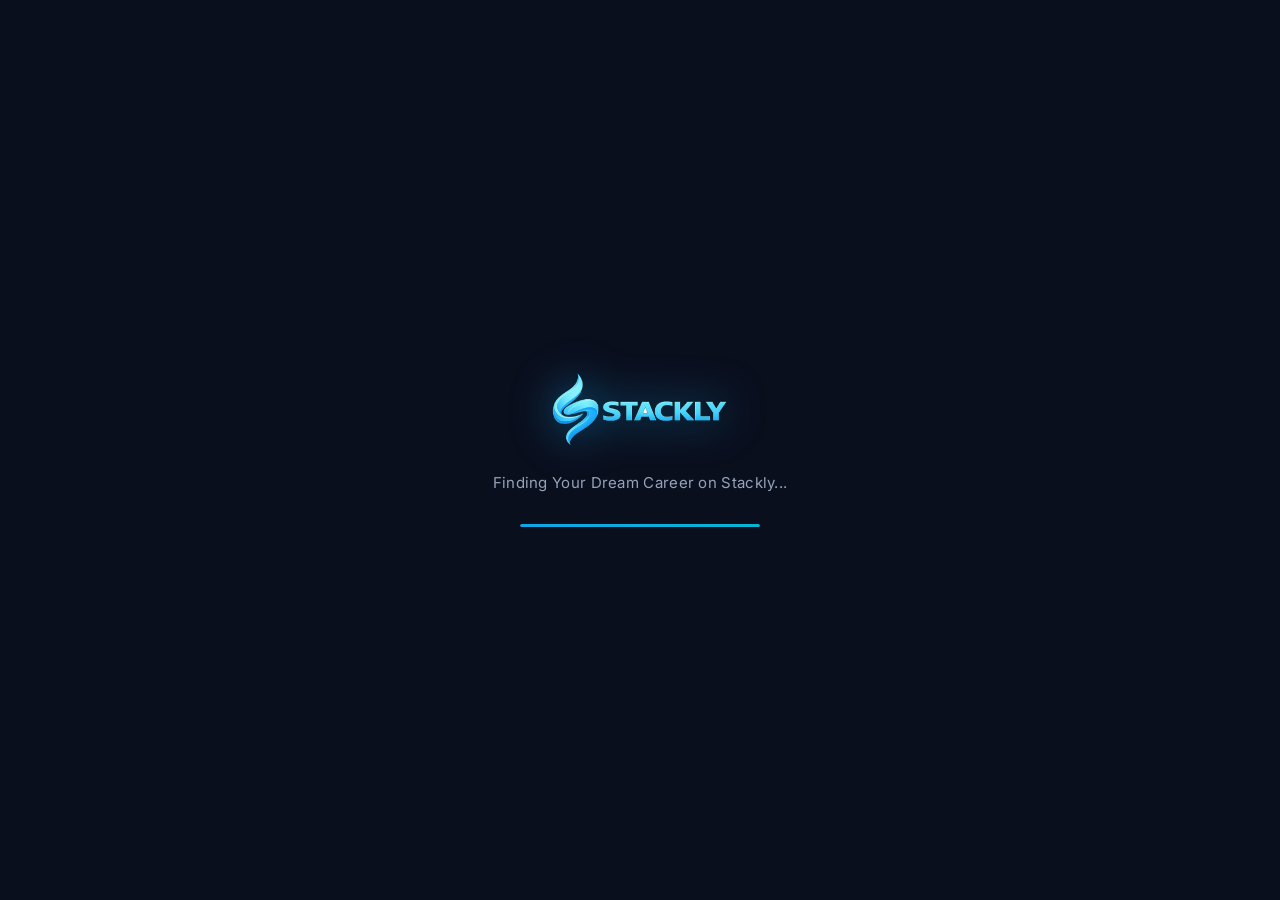
<file: index.html>
<!DOCTYPE html>
<html lang="en">
<head>
  <meta charset="UTF-8" />
  <meta name="viewport" content="width=device-width, initial-scale=1.0" />
  <title>Jobs on Stackly – No.1 Job Portal</title>
  <meta name="description" content="Find 1,474+ urgent jobs on Stackly. Apply to top companies hiring now for IT, Manufacturing, BPO, Healthcare & more." />
  <link rel="stylesheet" href="assets/css/style.css" />
  <link href="https://fonts.googleapis.com/css2?family=Inter:wght@300;400;500;600;700;800;900&family=Space+Grotesk:wght@400;500;600;700&display=swap" rel="stylesheet" />
  <link rel="stylesheet" href="https://cdnjs.cloudflare.com/ajax/libs/font-awesome/6.5.0/css/all.min.css" />
</head>
<body>

  <!-- LOADER -->
  <div id="loader">
    <div class="loader-content">
      <div class="loader-logo">
        <img src="assets/images/logo.webp" alt="Stackly Logo" class="loader-logo-img" />
      </div>
      <p class="loader-tagline">Finding Your Dream Career on Stackly...</p>
      <div class="loader-bar"><div class="loader-progress"></div></div>
    </div>
  </div>

  <!-- MAIN SITE -->
  <div id="main-site" style="display:none;">

    <!-- NAVBAR -->
    <nav class="navbar" id="navbar">
      <div class="nav-container">
        <a href="index.html" class="nav-logo">
          <img src="assets/images/logo.webp" alt="Stackly" class="nav-logo-img" />
        </a>
        <ul class="nav-links">
          <li><a href="index.html">Home</a></li>
          <li><a href="jobs.html">Find Jobs</a></li>
          <li><a href="companies.html">Companies</a></li>
          <li><a href="categories.html">Categories</a></li>
          <li><a href="about.html">About</a></li>
          <li><a href="services.html">Services</a></li>
          <li><a href="blog.html">Blog</a></li>
          <li><a href="contact.html">Contact</a></li>
        </ul>
        <div class="nav-actions">
          <a href="signin.html" class="btn-outline">Sign In</a>
          <a href="post-job.html" class="btn-primary">Post a Job</a>
        </div>
        <button class="hamburger" onclick="openMenu()">
          <i class="fa-solid fa-bars" id="hamburgerIcon"></i>
        </button>
      </div>
    </nav>

    <!-- MOBILE MENU -->
    <div class="mobile-menu" id="mobileMenu">
      <div class="mobile-menu-header">
        <a href="index.html" class="mob-logo">
          <img src="assets/images/logo.webp" alt="Stackly" />
        </a>
        <button class="mobile-menu-close" onclick="closeMenu()">
          <i class="fa-solid fa-xmark"></i>
        </button>
      </div>
      <ul>
        <li><a href="index.html"><i class="fa-solid fa-house"></i> Home</a></li>
        <li><a href="jobs.html"><i class="fa-solid fa-magnifying-glass"></i> Find Jobs</a></li>
        <li><a href="companies.html"><i class="fa-solid fa-building"></i> Companies</a></li>
        <li><a href="categories.html"><i class="fa-solid fa-layer-group"></i> Categories</a></li>
        <li><a href="about.html"><i class="fa-solid fa-info-circle"></i> About</a></li>
        <li><a href="services.html"><i class="fa-solid fa-briefcase"></i> Services</a></li>
        <li><a href="blog.html"><i class="fa-solid fa-newspaper"></i> Blog</a></li>
        <li><a href="contact.html"><i class="fa-solid fa-envelope"></i> Contact</a></li>
        <li><a href="#how-it-works"><i class="fa-solid fa-circle-info"></i> How It Works</a></li>
        <li><a href="#testimonials"><i class="fa-solid fa-star"></i> Reviews</a></li>
      </ul>
          <div class="mobile-menu-footer">
      <a href="signin.html" class="mob-signin"><i class="fa-solid fa-right-to-bracket"></i> Sign In</a>
      <a href="register.html" class="mob-signup"><i class="fa-solid fa-user-plus"></i> Sign Up</a>
      <a href="post-job.html" class="mob-post"><i class="fa-solid fa-plus"></i> Post a Job</a>
      <button class="mob-logout" onclick="localStorage.removeItem('stackly_user_name'); window.location.href='index.html';"><i class="fa-solid fa-right-from-bracket"></i> Logout</button>
    </div>
  </div>

    <!-- HERO -->
    <section class="hero" id="home">
      <div class="hero-bg-shapes">
        <div class="shape shape-1"></div>
        <div class="shape shape-2"></div>
        <div class="shape shape-3"></div>
      </div>
      <div class="container">
        <div class="hero-content">
          <div class="hero-badge"><i class="fa-solid fa-bolt"></i> 1,474+ Urgent Jobs on Stackly</div>
          <h1 class="hero-title">Find Your Dream Job on <span class="accent">Stackly</span></h1>
          <p class="hero-subtitle">Connect with top employers across India. IT, Manufacturing, BPO, Healthcare and more — your next career move starts here.</p>

          <!-- Search Bar -->
          <div class="search-box">
            <div class="search-field">
              <i class="fa-solid fa-magnifying-glass"></i>
              <input type="text" placeholder="Job title, keyword, or company" />
            </div>
            <div class="search-divider"></div>
            <div class="search-field">
              <i class="fa-solid fa-location-dot"></i>
              <input type="text" placeholder="Coimbatore, Erode, Tirupur..." />
            </div>
            <button class="search-btn" onclick="window.location.href='jobs.html'">Search Jobs</button>
          </div>

          <div class="hero-tags">
            <span>Popular:</span>
            <a href="jobs.html">Software Engineer</a>
            <a href="jobs.html">BPO / Call Centre</a>
            <a href="jobs.html">Mechanical Engineer</a>
            <a href="jobs.html">Accounts</a>
            <a href="jobs.html">Fresher Jobs</a>
          </div>
        </div>

        <div class="hero-stats">
          <div class="stat-card">
            <div class="stat-number">1,474+</div>
            <div class="stat-label">Active Jobs</div>
          </div>
          <div class="stat-card">
            <div class="stat-number">800+</div>
            <div class="stat-label">Companies</div>
          </div>
          <div class="stat-card">
            <div class="stat-number">50K+</div>
            <div class="stat-label">Job Seekers</div>
          </div>
          <div class="stat-card">
            <div class="stat-number">95%</div>
            <div class="stat-label">Success Rate</div>
          </div>
        </div>
      </div>
    </section>

    <!-- CATEGORIES -->
    <section class="categories" id="categories">
      <div class="container">
        <div class="section-header">
          <div class="section-badge">Explore by Field</div>
          <h2>Browse <span class="accent">Job Categories</span></h2>
          <p>Top hiring sectors across India</p>
        </div>
        <div class="categories-grid">
          <a href="jobs.html" class="category-card" style="text-decoration:none;display:block;">
            <div class="cat-icon"><i class="fa-solid fa-code"></i></div>
            <h3>IT / Software</h3>
            <p>320 jobs</p>
          </a>
          <a href="jobs.html" class="category-card" style="text-decoration:none;display:block;">
            <div class="cat-icon"><i class="fa-solid fa-industry"></i></div>
            <h3>Manufacturing</h3>
            <p>218 jobs</p>
          </a>
          <a href="jobs.html" class="category-card" style="text-decoration:none;display:block;">
            <div class="cat-icon"><i class="fa-solid fa-headset"></i></div>
            <h3>BPO / Call Centre</h3>
            <p>185 jobs</p>
          </a>
          <a href="jobs.html" class="category-card" style="text-decoration:none;display:block;">
            <div class="cat-icon"><i class="fa-solid fa-stethoscope"></i></div>
            <h3>Healthcare</h3>
            <p>142 jobs</p>
          </a>
          <a href="jobs.html" class="category-card" style="text-decoration:none;display:block;">
            <div class="cat-icon"><i class="fa-solid fa-calculator"></i></div>
            <h3>Accounts / Finance</h3>
            <p>198 jobs</p>
          </a>
          <a href="jobs.html" class="category-card" style="text-decoration:none;display:block;">
            <div class="cat-icon"><i class="fa-solid fa-graduation-cap"></i></div>
            <h3>Education</h3>
            <p>96 jobs</p>
          </a>
          <a href="jobs.html" class="category-card" style="text-decoration:none;display:block;">
            <div class="cat-icon"><i class="fa-solid fa-shirt"></i></div>
            <h3>Textile / Garments</h3>
            <p>110 jobs</p>
          </a>
          <a href="jobs.html" class="category-card" style="text-decoration:none;display:block;">
            <div class="cat-icon"><i class="fa-solid fa-gears"></i></div>
            <h3>Mechanical Engg</h3>
            <p>134 jobs</p>
          </a>
        </div>
      </div>
    </section>

    <!-- FEATURED JOBS -->
    <section class="jobs" id="jobs">
      <div class="container">
        <div class="section-header">
          <div class="section-badge">Latest Openings</div>
          <h2>Urgent <span class="accent">Jobs on Stackly</span></h2>
          <p>Hand-picked opportunities from top employers hiring right now</p>
        </div>
        <div class="jobs-grid">

          <div class="job-card featured">
            <div class="job-top">
              <div class="company-logo google"><i class="fa-solid fa-laptop-code"></i></div>
              <span class="job-badge">Urgent</span>
            </div>
            <h3 class="job-title">Software Developer</h3>
            <p class="job-company">LG Soft India – Coimbatore</p>
            <div class="job-meta">
              <span><i class="fa-solid fa-location-dot"></i> Peelamedu, Coimbatore</span>
              <span><i class="fa-solid fa-clock"></i> Full-time</span>
            </div>
            <div class="job-salary">₹4,00,000 – ₹8,00,000/yr</div>
            <div class="job-tags"><span>Java</span><span>React</span><span>MySQL</span></div>
            <a href="apply.html" class="btn-apply">Apply Now</a>
          </div>

          <div class="job-card">
            <div class="job-top">
              <div class="company-logo meta"><i class="fa-solid fa-headset"></i></div>
              <span class="job-badge new">New</span>
            </div>
            <h3 class="job-title">Customer Support Executive</h3>
            <p class="job-company">Wipro BPS – Coimbatore</p>
            <div class="job-meta">
              <span><i class="fa-solid fa-location-dot"></i> RS Puram, Coimbatore</span>
              <span><i class="fa-solid fa-clock"></i> Full-time</span>
            </div>
            <div class="job-salary">₹2,40,000 – ₹3,60,000/yr</div>
            <div class="job-tags"><span>English</span><span>Tamil</span><span>Voice</span></div>
            <a href="apply.html" class="btn-apply">Apply Now</a>
          </div>

          <div class="job-card">
            <div class="job-top">
              <div class="company-logo amazon"><i class="fa-solid fa-gears"></i></div>
              <span class="job-badge">Hot</span>
            </div>
            <h3 class="job-title">Mechanical Design Engineer</h3>
            <p class="job-company">Roots Industries – Coimbatore</p>
            <div class="job-meta">
              <span><i class="fa-solid fa-location-dot"></i> SIPCOT, Coimbatore</span>
              <span><i class="fa-solid fa-clock"></i> Full-time</span>
            </div>
            <div class="job-salary">₹3,50,000 – ₹6,00,000/yr</div>
            <div class="job-tags"><span>AutoCAD</span><span>SolidWorks</span><span>CNC</span></div>
            <a href="apply.html" class="btn-apply">Apply Now</a>
          </div>

          <div class="job-card">
            <div class="job-top">
              <div class="company-logo microsoft"><i class="fa-solid fa-calculator"></i></div>
              <span class="job-badge new">New</span>
            </div>
            <h3 class="job-title">Accounts Manager</h3>
            <p class="job-company">TVS Group – Coimbatore</p>
            <div class="job-meta">
              <span><i class="fa-solid fa-location-dot"></i> Avinashi Road, Coimbatore</span>
              <span><i class="fa-solid fa-clock"></i> Full-time</span>
            </div>
            <div class="job-salary">₹5,00,000 – ₹9,00,000/yr</div>
            <div class="job-tags"><span>Tally</span><span>GST</span><span>SAP</span></div>
            <a href="apply.html" class="btn-apply">Apply Now</a>
          </div>

          <div class="job-card">
            <div class="job-top">
              <div class="company-logo apple"><i class="fa-solid fa-stethoscope"></i></div>
              <span class="job-badge">Featured</span>
            </div>
            <h3 class="job-title">Staff Nurse</h3>
            <p class="job-company">KG Hospital – Coimbatore</p>
            <div class="job-meta">
              <span><i class="fa-solid fa-location-dot"></i> Avanashi Road, Coimbatore</span>
              <span><i class="fa-solid fa-clock"></i> Full-time</span>
            </div>
            <div class="job-salary">₹2,80,000 – ₹4,50,000/yr</div>
            <div class="job-tags"><span>B.Sc Nursing</span><span>ICU</span><span>ER</span></div>
            <a href="apply.html" class="btn-apply">Apply Now</a>
          </div>

          <div class="job-card">
            <div class="job-top">
              <div class="company-logo netflix"><i class="fa-solid fa-shirt"></i></div>
              <span class="job-badge new">New</span>
            </div>
            <h3 class="job-title">Production Supervisor</h3>
            <p class="job-company">Tirupur Knits Ltd – Tirupur</p>
            <div class="job-meta">
              <span><i class="fa-solid fa-location-dot"></i> Tirupur (Near Coimbatore)</span>
              <span><i class="fa-solid fa-clock"></i> Full-time</span>
            </div>
            <div class="job-salary">₹3,00,000 – ₹5,00,000/yr</div>
            <div class="job-tags"><span>Textile</span><span>Knitting</span><span>Quality</span></div>
            <a href="apply.html" class="btn-apply">Apply Now</a>
          </div>

        </div>
        <div class="view-all-wrap">
          <a href="jobs.html" class="btn-outline-lg">View All 1,474+ Jobs on Stackly <i class="fa-solid fa-arrow-right"></i></a>
        </div>
      </div>
    </section>

    <!-- HOW IT WORKS -->
    <section class="how-it-works" id="how-it-works">
      <div class="container">
        <div class="section-header">
          <div class="section-badge">Simple Process</div>
          <h2>How <span class="accent">Stackly</span> Works</h2>
          <p>Get hired in three simple steps</p>
        </div>
        <div class="steps-grid">
          <div class="step-card">
            <div class="step-number">01</div>
            <div class="step-icon"><i class="fa-solid fa-user-plus"></i></div>
            <h3>Create Your Profile</h3>
            <p>Register free and build your profile in minutes. Upload your resume and let top employers find you directly.</p>
          </div>
          <div class="step-arrow"><i class="fa-solid fa-arrow-right"></i></div>
          <div class="step-card">
            <div class="step-number">02</div>
            <div class="step-icon"><i class="fa-solid fa-magnifying-glass"></i></div>
            <h3>Discover Local Jobs</h3>
            <p>Browse 1,474+ curated job listings across India. Filter by salary, industry, and experience.</p>
          </div>
          <div class="step-arrow"><i class="fa-solid fa-arrow-right"></i></div>
          <div class="step-card">
            <div class="step-number">03</div>
            <div class="step-icon"><i class="fa-solid fa-paper-plane"></i></div>
            <h3>Apply & Get Hired</h3>
            <p>Apply with one click using your profile. Track your applications and get real-time updates from employers.</p>
          </div>
        </div>
      </div>
    </section>

    <!-- TOP COMPANIES -->
    <section class="companies" id="companies">
      <div class="container">
        <div class="section-header">
          <div class="section-badge">Top Employers</div>
          <h2>Companies <span class="accent">Hiring on Stackly</span></h2>
          <p>Join thousands of professionals who found jobs at these leading companies</p>
        </div>
        <div class="companies-grid">
          <div class="company-card">
            <div class="co-logo google"><i class="fa-solid fa-laptop-code"></i></div>
            <h4>LG Soft India</h4>
            <p>42 open roles</p>
            <a href="jobs.html">View Jobs</a>
          </div>
          <div class="company-card">
            <div class="co-logo meta"><i class="fa-solid fa-industry"></i></div>
            <h4>Roots Industries</h4>
            <p>28 open roles</p>
            <a href="jobs.html">View Jobs</a>
          </div>
          <div class="company-card">
            <div class="co-logo amazon"><i class="fa-solid fa-car"></i></div>
            <h4>TVS Group</h4>
            <p>65 open roles</p>
            <a href="jobs.html">View Jobs</a>
          </div>
          <div class="company-card">
            <div class="co-logo microsoft"><i class="fa-solid fa-stethoscope"></i></div>
            <h4>KG Hospital</h4>
            <p>37 open roles</p>
            <a href="jobs.html">View Jobs</a>
          </div>
          <div class="company-card">
            <div class="co-logo apple"><i class="fa-solid fa-headset"></i></div>
            <h4>Wipro BPS</h4>
            <p>54 open roles</p>
            <a href="jobs.html">View Jobs</a>
          </div>
          <div class="company-card">
            <div class="co-logo slack"><i class="fa-solid fa-shirt"></i></div>
            <h4>Tirupur Knits</h4>
            <p>23 open roles</p>
            <a href="jobs.html">View Jobs</a>
          </div>
        </div>
      </div>
    </section>

    <!-- TESTIMONIALS -->
    <section class="testimonials" id="testimonials">
      <div class="container">
        <div class="section-header">
          <div class="section-badge">Success Stories</div>
          <h2>What Our <span class="accent">Users Say</span></h2>
          <p>Real people, real results</p>
        </div>
        <div class="testimonials-grid">
          <div class="testimonial-card">
            <div class="stars">★★★★★</div>
            <p>"I found my job as a Software Developer at an IT park in Peelamedu within 2 weeks of registering. Stackly is the best local job portal!"</p>
            <div class="testimonial-author">
              <div class="author-avatar av1">A</div>
              <div>
                <strong>Arun Kumar</strong>
                <span>Software Developer</span>
              </div>
            </div>
          </div>
          <div class="testimonial-card featured-testimonial">
            <div class="stars">★★★★★</div>
            <p>"As an HR Manager, this portal helped us hire 10 engineers in one month. The quality of candidates is outstanding. Highly recommended!"</p>
            <div class="testimonial-author">
              <div class="author-avatar av2">P</div>
              <div>
                <strong>Priya Lakshmi</strong>
                <span>HR Manager, Roots Industries</span>
              </div>
            </div>
          </div>
          <div class="testimonial-card">
            <div class="stars">★★★★★</div>
            <p>"After completing my B.E. Mechanical, I applied through Stackly and got placed at a top manufacturing firm in SIPCOT within 3 weeks!"</p>
            <div class="testimonial-author">
              <div class="author-avatar av3">K</div>
              <div>
                <strong>Karthik Rajan</strong>
                <span>Mechanical Engineer, SIPCOT Coimbatore</span>
              </div>
            </div>
          </div>
        </div>
      </div>
    </section>

    <!-- WHY STACKLY -->
    <section class="why-stackly" style="padding:90px 0;">
      <div class="container">
        <div class="section-header">
          <div class="section-badge">Why Stackly</div>
          <h2>Why <span class="accent">Stackly</span> Stands Out</h2>
          <p>What makes us the preferred job portal for local hiring in India</p>
        </div>
        <div style="display:grid;grid-template-columns:repeat(auto-fill,minmax(220px,1fr));gap:20px;">
          <div style="background:var(--card-bg);border:1px solid var(--border);border-radius:20px;padding:32px 24px;text-align:center;transition:all 0.3s;" onmouseover="this.style.borderColor='var(--primary)';this.style.transform='translateY(-4px)'" onmouseout="this.style.borderColor='';this.style.transform=''">
            <div style="width:56px;height:56px;border-radius:14px;background:var(--gradient-soft);border:1px solid rgba(14,165,233,0.2);display:flex;align-items:center;justify-content:center;margin:0 auto 16px;font-size:22px;color:var(--primary-light);"><i class="fa-solid fa-location-dot"></i></div>
            <h4 style="font-size:16px;font-weight:700;color:#fff;margin-bottom:8px;">Hyper-Local Jobs</h4>
            <p style="font-size:14px;color:var(--text-muted);line-height:1.6;">Every listing is from your city or nearby — no irrelevant national posts.</p>
          </div>
          <div style="background:var(--card-bg);border:1px solid var(--border);border-radius:20px;padding:32px 24px;text-align:center;transition:all 0.3s;" onmouseover="this.style.borderColor='var(--primary)';this.style.transform='translateY(-4px)'" onmouseout="this.style.borderColor='';this.style.transform=''">
            <div style="width:56px;height:56px;border-radius:14px;background:var(--gradient-soft);border:1px solid rgba(14,165,233,0.2);display:flex;align-items:center;justify-content:center;margin:0 auto 16px;font-size:22px;color:var(--primary-light);"><i class="fa-solid fa-shield-check"></i></div>
            <h4 style="font-size:16px;font-weight:700;color:#fff;margin-bottom:8px;">Verified Listings</h4>
            <p style="font-size:14px;color:var(--text-muted);line-height:1.6;">Every job is verified before going live. Zero spam, zero fake posts.</p>
          </div>
          <div style="background:var(--card-bg);border:1px solid var(--border);border-radius:20px;padding:32px 24px;text-align:center;transition:all 0.3s;" onmouseover="this.style.borderColor='var(--primary)';this.style.transform='translateY(-4px)'" onmouseout="this.style.borderColor='';this.style.transform=''">
            <div style="width:56px;height:56px;border-radius:14px;background:var(--gradient-soft);border:1px solid rgba(14,165,233,0.2);display:flex;align-items:center;justify-content:center;margin:0 auto 16px;font-size:22px;color:var(--primary-light);"><i class="fa-solid fa-bolt"></i></div>
            <h4 style="font-size:16px;font-weight:700;color:#fff;margin-bottom:8px;">One-Click Apply</h4>
            <p style="font-size:14px;color:var(--text-muted);line-height:1.6;">Apply to any job instantly using your saved profile and resume.</p>
          </div>
          <div style="background:var(--card-bg);border:1px solid var(--border);border-radius:20px;padding:32px 24px;text-align:center;transition:all 0.3s;" onmouseover="this.style.borderColor='var(--primary)';this.style.transform='translateY(-4px)'" onmouseout="this.style.borderColor='';this.style.transform=''">
            <div style="width:56px;height:56px;border-radius:14px;background:var(--gradient-soft);border:1px solid rgba(14,165,233,0.2);display:flex;align-items:center;justify-content:center;margin:0 auto 16px;font-size:22px;color:var(--primary-light);"><i class="fa-solid fa-headset"></i></div>
            <h4 style="font-size:16px;font-weight:700;color:#fff;margin-bottom:8px;">Dedicated Support</h4>
            <p style="font-size:14px;color:var(--text-muted);line-height:1.6;">Our team is here to help you every step of the way — chat or email.</p>
          </div>
        </div>
      </div>
    </section>

    <!-- CTA SECTION -->
    <section class="cta-section">
      <div class="container">
        <div class="cta-box">
          <div class="cta-text">
            <h2>Ready to Find Your <span class="accent">Dream Job?</span></h2>
            <p>Join over 50,000 professionals who have already found their perfect role through Stackly.</p>
          </div>
          <div class="cta-actions">
            <a href="register.html" class="btn-primary-lg">Get Started Free</a>
            <a href="post-job.html" class="btn-outline-lg white">Post a Job</a>
          </div>
        </div>
      </div>
    </section>

    <!-- FOOTER -->
    <footer class="footer">
      <div class="container">
        <div class="footer-top">
          <div class="footer-brand">
            <a href="index.html" class="footer-logo-link">
              <img src="assets/images/logo.webp" alt="Stackly" class="footer-logo-img" />
            </a>
            <p>India's growing Job Portal. Connecting talent with top employers nationwide.</p>
            <div class="social-links">
              <a href="#"><i class="fa-brands fa-twitter"></i></a>
              <a href="#"><i class="fa-brands fa-linkedin"></i></a>
              <a href="#"><i class="fa-brands fa-instagram"></i></a>
              <a href="#"><i class="fa-brands fa-facebook"></i></a>
            </div>
          </div>
          <div class="footer-links">
            <div class="footer-col">
              <h5>For Job Seekers</h5>
              <ul>
                <li><a href="jobs.html">Browse Jobs</a></li>
                <li><a href="register.html">Create Profile</a></li>
                <li><a href="#">Career Resources</a></li>
                <li><a href="#">Salary Guide</a></li>
                <li><a href="#">Resume Tips</a></li>
              </ul>
            </div>
            <div class="footer-col">
              <h5>For Employers</h5>
              <ul>
                <li><a href="post-job.html">Post a Job</a></li>
                <li><a href="#">Search Candidates</a></li>
                <li><a href="#">Pricing Plans</a></li>
                <li><a href="#">Employer Branding</a></li>
                <li><a href="#">Recruitment Solutions</a></li>
              </ul>
            </div>
            <div class="footer-col">
              <h5>Top Cities</h5>
              <ul>
                <li><a href="jobs.html">Jobs on Stackly</a></li>
                <li><a href="jobs.html">Jobs in Tirupur</a></li>
                <li><a href="jobs.html">Jobs in Erode</a></li>
                <li><a href="jobs.html">Jobs in Salem</a></li>
                <li><a href="jobs.html">Jobs in Pollachi</a></li>
              </ul>
            </div>
          </div>
        </div>
        <div class="footer-bottom">
          <p>© 2026 Stackly. All rights reserved. | India's Trusted Local Job Portal</p>
          <div class="footer-legal">
            <a href="#">Privacy Policy</a>
            <a href="#">Terms of Service</a>
            <a href="#">Cookie Policy</a>
          </div>
        </div>
      </div>
    </footer>

  </div><!-- /main-site -->

  <script src="assets/js/main.js"></script>
</body>
</html>
</file>
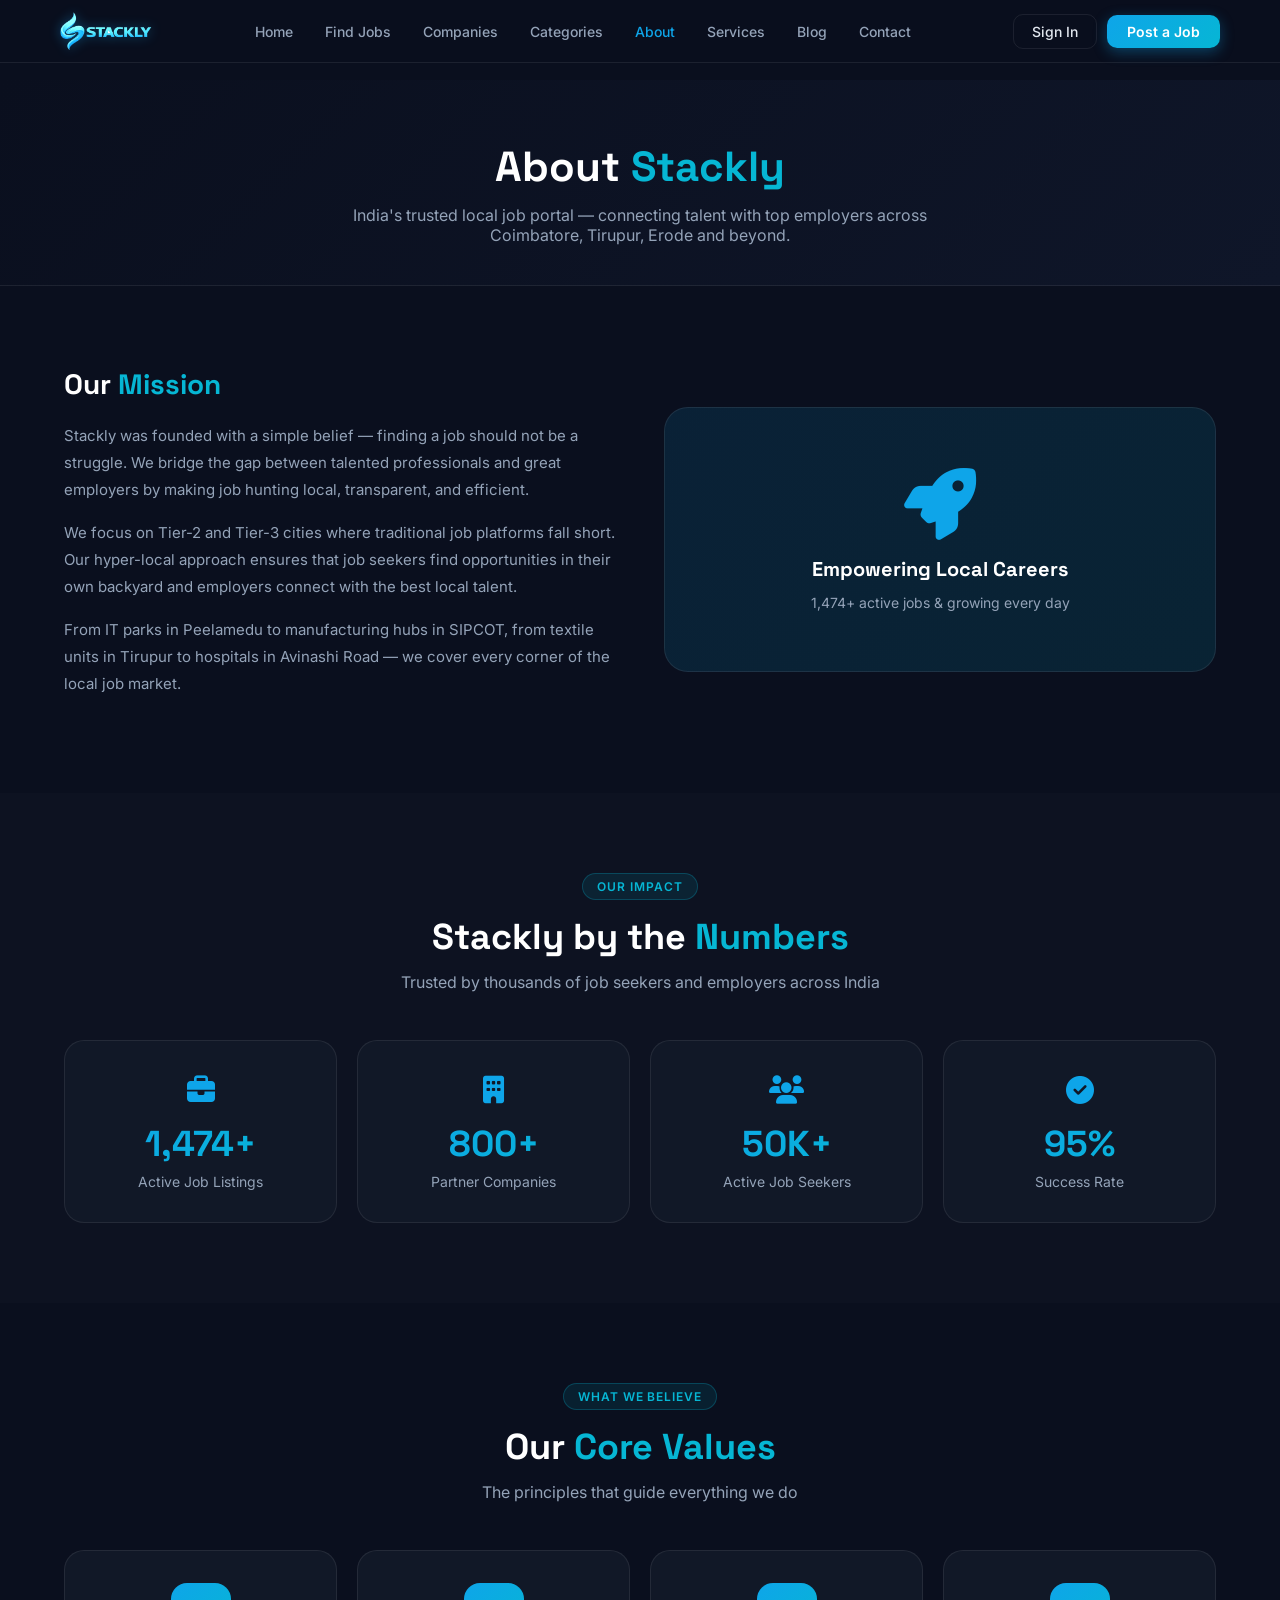
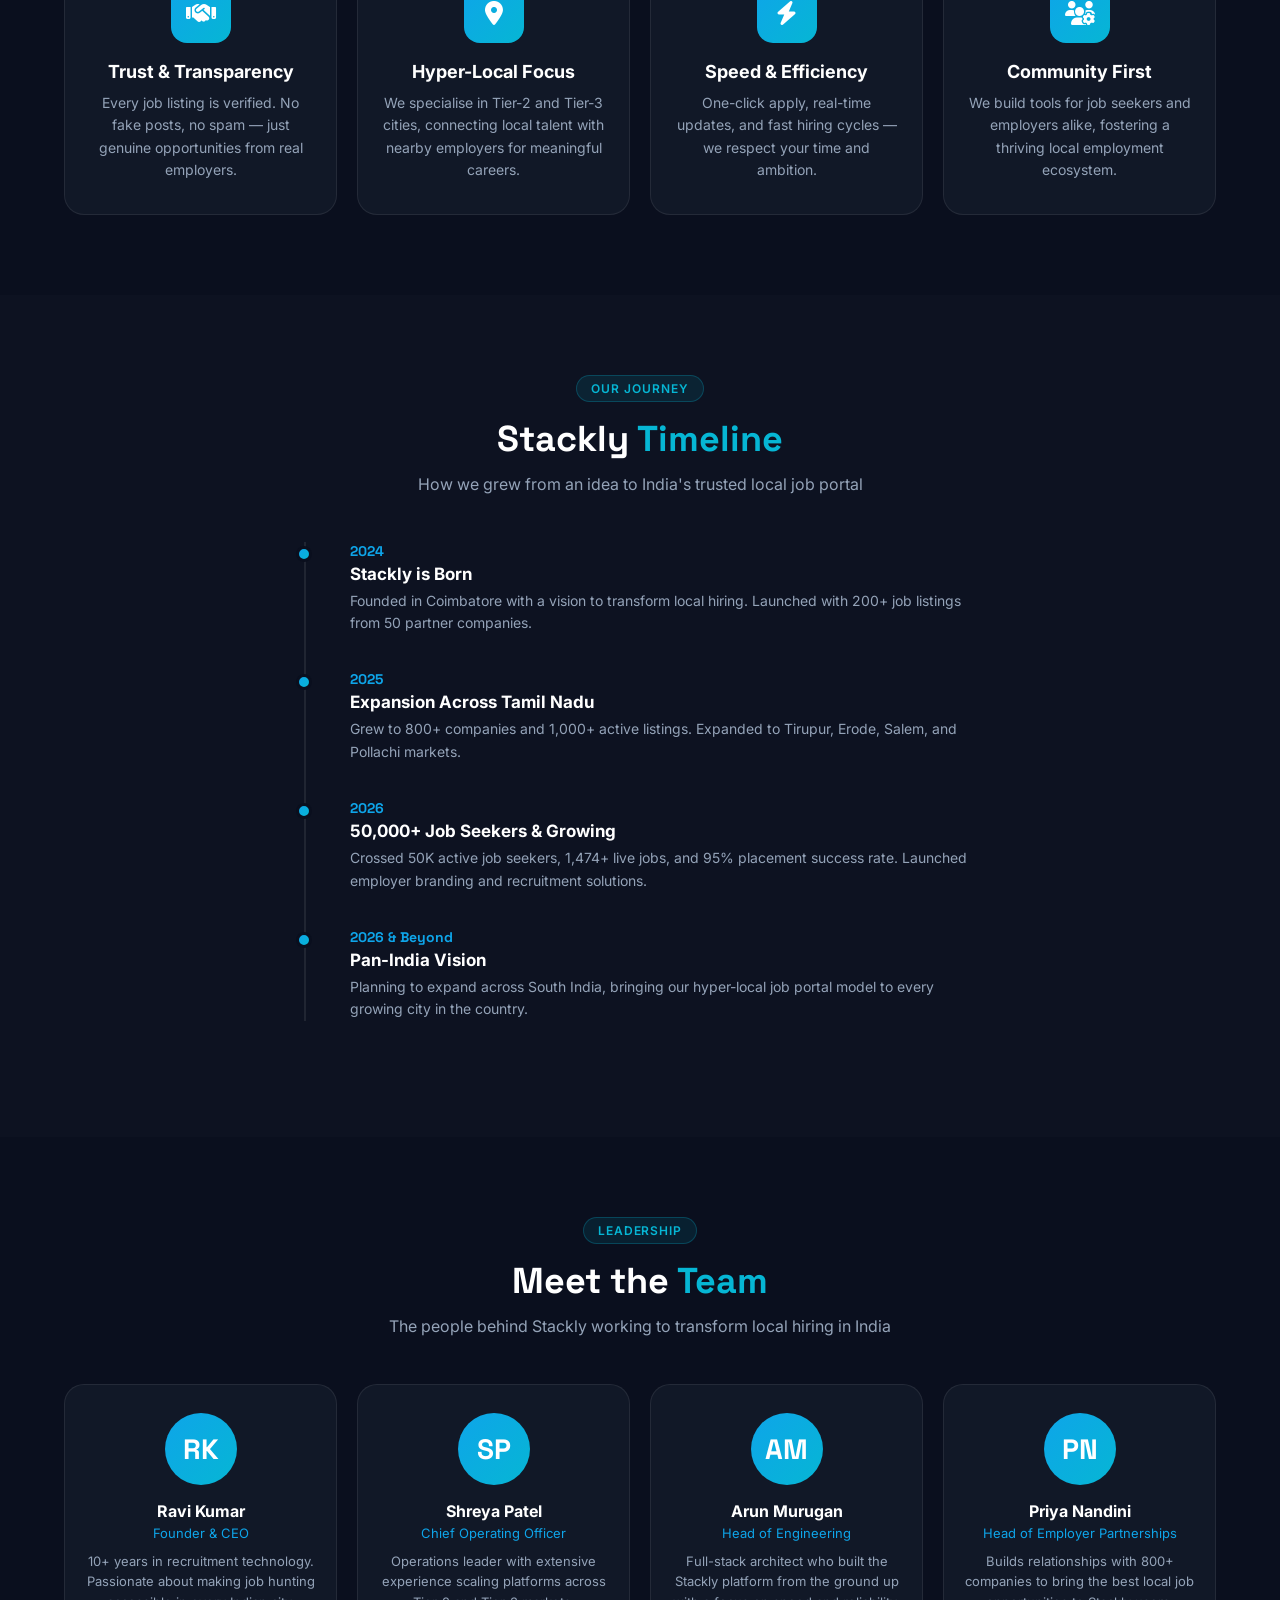
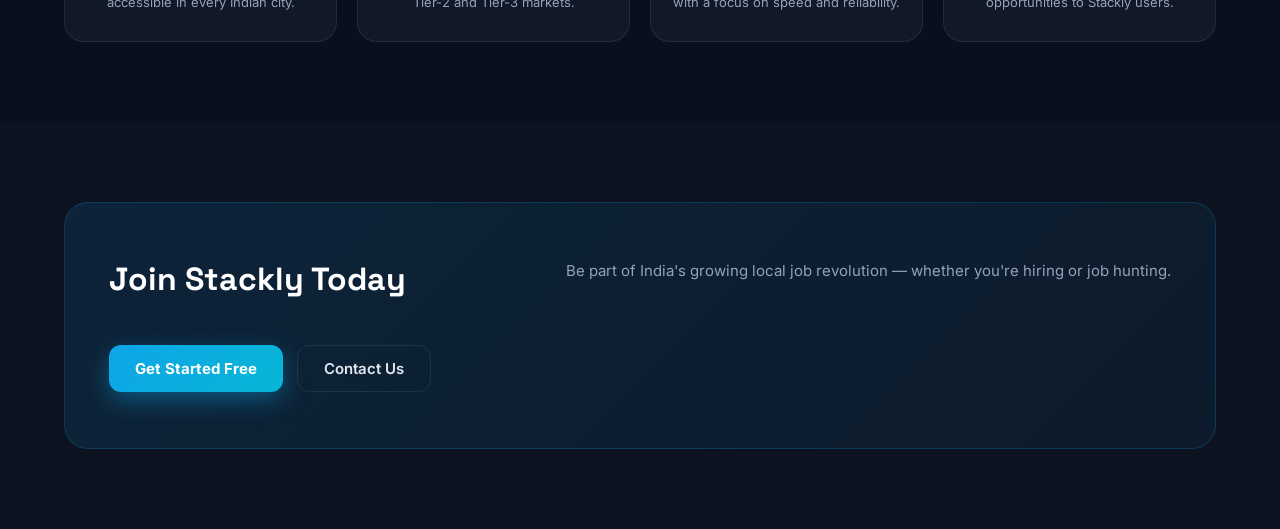
<file: about.html>
<!DOCTYPE html>
<html lang="en">
<head>
  <meta charset="UTF-8" />
  <meta name="viewport" content="width=device-width, initial-scale=1.0" />
  <title>About Stackly | India's Growing Job Portal</title>
  <meta name="description" content="Learn about Stackly — India's trusted local job portal connecting talent with top employers across Coimbatore, Tirupur, Erode and beyond." />
  <link rel="stylesheet" href="assets/css/style.css" />
  <link href="https://fonts.googleapis.com/css2?family=Inter:wght@300;400;500;600;700;800;900&family=Space+Grotesk:wght@400;500;600;700&display=swap" rel="stylesheet" />
  <link rel="stylesheet" href="https://cdnjs.cloudflare.com/ajax/libs/font-awesome/6.5.0/css/all.min.css" />
  <style>
    .page-wrapper { padding-top: 80px; min-height: 100vh; }
    .page-hero { background: linear-gradient(135deg, var(--dark) 0%, var(--dark2) 100%); padding: 60px 0 40px; border-bottom: 1px solid var(--border); text-align: center; }
    .page-hero h1 { font-family: 'Space Grotesk', sans-serif; font-size: clamp(28px,5vw,42px); font-weight: 700; color: #fff; margin-bottom: 12px; }
    .page-hero p { color: var(--text-muted); font-size: 16px; max-width: 600px; margin: 0 auto; }

    .section-pad { padding: 80px 0; }
    .section-header { text-align: center; margin-bottom: 48px; }
    .section-header h2 { font-family: 'Space Grotesk', sans-serif; font-size: clamp(26px,4vw,36px); font-weight: 700; color: #fff; margin-bottom: 12px; }
    .section-header p { color: var(--text-muted); font-size: 16px; max-width: 580px; margin: 0 auto; }

    .mission-grid { display: grid; grid-template-columns: 1fr 1fr; gap: 48px; align-items: center; }
    @media(max-width:768px){ .mission-grid { grid-template-columns: 1fr; gap: 28px; } }
    .mission-text h3 { font-family: 'Space Grotesk', sans-serif; font-size: 28px; font-weight: 700; color: #fff; margin-bottom: 20px; }
    .mission-text p { color: var(--text-muted); font-size: 15px; line-height: 1.8; margin-bottom: 16px; }
    .mission-image { background: var(--gradient-soft); border: 1px solid var(--border); border-radius: 24px; padding: 60px 40px; text-align: center; }
    .mission-image i { font-size: 72px; color: var(--primary); margin-bottom: 16px; }
    .mission-image h4 { font-family: 'Space Grotesk', sans-serif; font-size: 20px; color: #fff; }

    .alt-bg { background: rgba(255,255,255,0.01); }

    .stats-grid-big { display: grid; grid-template-columns: repeat(4, 1fr); gap: 20px; }
    @media(max-width:768px){ .stats-grid-big { grid-template-columns: repeat(2, 1fr); } }
    @media(max-width:480px){ .stats-grid-big { grid-template-columns: 1fr; } }
    .stat-big-card { background: var(--card-bg); border: 1px solid var(--border); border-radius: 20px; padding: 32px 20px; text-align: center; transition: all 0.3s; }
    .stat-big-card:hover { border-color: var(--primary); transform: translateY(-4px); }
    .stat-big-num { font-family: 'Space Grotesk', sans-serif; font-size: 36px; font-weight: 800; background: var(--gradient); -webkit-background-clip: text; -webkit-text-fill-color: transparent; background-clip: text; }
    .stat-big-label { font-size: 14px; color: var(--text-muted); margin-top: 6px; }
    .stat-big-icon { font-size: 28px; color: var(--primary); margin-bottom: 14px; }

    .values-grid { display: grid; grid-template-columns: repeat(auto-fill, minmax(250px, 1fr)); gap: 20px; }
    .value-card { background: var(--card-bg); border: 1px solid var(--border); border-radius: 20px; padding: 32px 24px; text-align: center; transition: all 0.3s; }
    .value-card:hover { border-color: var(--accent); transform: translateY(-4px); }
    .value-icon { width: 60px; height: 60px; border-radius: 16px; background: var(--gradient); margin: 0 auto 18px; display: flex; align-items: center; justify-content: center; font-size: 24px; color: #fff; }
    .value-card h4 { font-size: 18px; font-weight: 700; color: #fff; margin-bottom: 10px; }
    .value-card p { font-size: 14px; color: var(--text-muted); line-height: 1.6; }

    .timeline { position: relative; max-width: 700px; margin: 0 auto; padding-left: 40px; }
    .timeline::before { content: ''; position: absolute; left: 14px; top: 0; bottom: 0; width: 2px; background: var(--border); }
    .tl-item { position: relative; margin-bottom: 36px; padding-left: 20px; }
    .tl-dot { position: absolute; left: -34px; top: 4px; width: 16px; height: 16px; border-radius: 50%; background: var(--gradient); border: 3px solid var(--dark); }
    .tl-year { font-family: 'Space Grotesk', sans-serif; font-size: 14px; font-weight: 700; color: var(--primary); margin-bottom: 4px; }
    .tl-item h4 { font-size: 17px; font-weight: 700; color: #fff; margin-bottom: 6px; }
    .tl-item p { font-size: 14px; color: var(--text-muted); line-height: 1.6; }

    .team-grid { display: grid; grid-template-columns: repeat(auto-fill, minmax(220px, 1fr)); gap: 20px; }
    .team-card { background: var(--card-bg); border: 1px solid var(--border); border-radius: 20px; padding: 28px 20px; text-align: center; transition: all 0.3s; }
    .team-card:hover { border-color: rgba(14,165,233,0.4); transform: translateY(-4px); }
    .team-avatar { width: 72px; height: 72px; border-radius: 50%; background: var(--gradient); margin: 0 auto 16px; display: flex; align-items: center; justify-content: center; font-size: 28px; color: #fff; font-weight: 700; font-family: 'Space Grotesk', sans-serif; }
    .team-card h4 { font-size: 16px; font-weight: 700; color: #fff; margin-bottom: 4px; }
    .team-card .team-role { font-size: 13px; color: var(--primary); margin-bottom: 10px; }
    .team-card p { font-size: 13px; color: var(--text-muted); line-height: 1.6; }
  </style>
</head>
<body>
  <nav class="navbar" id="navbar">
    <div class="nav-container">
      <a href="index.html" class="nav-logo"><img src="assets/images/logo.webp" alt="Stackly" class="nav-logo-img" /></a>
      <ul class="nav-links">
        <li><a href="index.html">Home</a></li>
        <li><a href="jobs.html">Find Jobs</a></li>
        <li><a href="companies.html">Companies</a></li>
        <li><a href="categories.html">Categories</a></li>
        <li><a href="about.html" style="color:var(--primary)">About</a></li>
        <li><a href="services.html">Services</a></li>
        <li><a href="blog.html">Blog</a></li>
        <li><a href="contact.html">Contact</a></li>
      </ul>
      <div class="nav-actions">
        <a href="signin.html" class="btn-outline">Sign In</a>
        <a href="post-job.html" class="btn-primary">Post a Job</a>
      </div>
      <button class="hamburger" onclick="document.getElementById('mobileMenu').classList.add('open'); document.body.style.overflow='hidden';">
        <i class="fa-solid fa-bars"></i>
      </button>
    </div>
  </nav>
  <!-- MOBILE MENU -->
  <div class="mobile-menu" id="mobileMenu">
    <div class="mobile-menu-header">
      <a href="index.html" class="mob-logo"><img src="assets/images/logo.webp" alt="Stackly" /></a>
      <button class="mobile-menu-close" onclick="this.closest('.mobile-menu').classList.remove('open'); document.body.style.overflow='';"><i class="fa-solid fa-xmark"></i></button>
    </div>
    <ul>
      <li><a href="index.html"><i class="fa-solid fa-house"></i> Home</a></li>
      <li><a href="jobs.html"><i class="fa-solid fa-magnifying-glass"></i> Find Jobs</a></li>
      <li><a href="companies.html"><i class="fa-solid fa-building"></i> Companies</a></li>
      <li><a href="categories.html"><i class="fa-solid fa-layer-group"></i> Categories</a></li>
      <li><a href="about.html"><i class="fa-solid fa-info-circle"></i> About</a></li>
      <li><a href="services.html"><i class="fa-solid fa-briefcase"></i> Services</a></li>
      <li><a href="blog.html"><i class="fa-solid fa-newspaper"></i> Blog</a></li>
      <li><a href="contact.html"><i class="fa-solid fa-envelope"></i> Contact</a></li>
      <li><a href="index.html#how-it-works"><i class="fa-solid fa-circle-info"></i> How It Works</a></li>
      <li><a href="index.html#testimonials"><i class="fa-solid fa-star"></i> Reviews</a></li>
    </ul>
    <div class="mobile-menu-footer">
      <a href="signin.html" class="mob-signin"><i class="fa-solid fa-right-to-bracket"></i> Sign In</a>
      <a href="register.html" class="mob-signup"><i class="fa-solid fa-user-plus"></i> Sign Up</a>
      <a href="post-job.html" class="mob-post"><i class="fa-solid fa-plus"></i> Post a Job</a>
      <button class="mob-logout" onclick="localStorage.removeItem('stackly_user_name'); window.location.href='index.html';"><i class="fa-solid fa-right-from-bracket"></i> Logout</button>
    </div>
  </div>

  <div class="page-wrapper">
    <!-- SECTION 1: HERO -->
    <div class="page-hero">
      <div class="container">
        <h1>About <span class="accent">Stackly</span></h1>
        <p>India's trusted local job portal — connecting talent with top employers across Coimbatore, Tirupur, Erode and beyond.</p>
      </div>
    </div>

    <!-- SECTION 2: MISSION -->
    <div class="section-pad">
      <div class="container">
        <div class="mission-grid">
          <div class="mission-text">
            <h3>Our <span class="accent">Mission</span></h3>
            <p>Stackly was founded with a simple belief — finding a job should not be a struggle. We bridge the gap between talented professionals and great employers by making job hunting local, transparent, and efficient.</p>
            <p>We focus on Tier-2 and Tier-3 cities where traditional job platforms fall short. Our hyper-local approach ensures that job seekers find opportunities in their own backyard and employers connect with the best local talent.</p>
            <p>From IT parks in Peelamedu to manufacturing hubs in SIPCOT, from textile units in Tirupur to hospitals in Avinashi Road — we cover every corner of the local job market.</p>
          </div>
          <div class="mission-image">
            <i class="fa-solid fa-rocket"></i>
            <h4>Empowering Local Careers</h4>
            <p style="color:var(--text-muted);margin-top:12px;font-size:14px;">1,474+ active jobs & growing every day</p>
          </div>
        </div>
      </div>
    </div>

    <!-- SECTION 3: STATS -->
    <div class="section-pad alt-bg">
      <div class="container">
        <div class="section-header">
          <div class="section-badge">Our Impact</div>
          <h2>Stackly by the <span class="accent">Numbers</span></h2>
          <p>Trusted by thousands of job seekers and employers across India</p>
        </div>
        <div class="stats-grid-big">
          <div class="stat-big-card">
            <div class="stat-big-icon"><i class="fa-solid fa-briefcase"></i></div>
            <div class="stat-big-num">1,474+</div>
            <div class="stat-big-label">Active Job Listings</div>
          </div>
          <div class="stat-big-card">
            <div class="stat-big-icon"><i class="fa-solid fa-building"></i></div>
            <div class="stat-big-num">800+</div>
            <div class="stat-big-label">Partner Companies</div>
          </div>
          <div class="stat-big-card">
            <div class="stat-big-icon"><i class="fa-solid fa-users"></i></div>
            <div class="stat-big-num">50K+</div>
            <div class="stat-big-label">Active Job Seekers</div>
          </div>
          <div class="stat-big-card">
            <div class="stat-big-icon"><i class="fa-solid fa-check-circle"></i></div>
            <div class="stat-big-num">95%</div>
            <div class="stat-big-label">Success Rate</div>
          </div>
        </div>
      </div>
    </div>

    <!-- SECTION 4: VALUES -->
    <div class="section-pad">
      <div class="container">
        <div class="section-header">
          <div class="section-badge">What We Believe</div>
          <h2>Our <span class="accent">Core Values</span></h2>
          <p>The principles that guide everything we do</p>
        </div>
        <div class="values-grid">
          <div class="value-card">
            <div class="value-icon"><i class="fa-solid fa-handshake"></i></div>
            <h4>Trust & Transparency</h4>
            <p>Every job listing is verified. No fake posts, no spam — just genuine opportunities from real employers.</p>
          </div>
          <div class="value-card">
            <div class="value-icon"><i class="fa-solid fa-location-dot"></i></div>
            <h4>Hyper-Local Focus</h4>
            <p>We specialise in Tier-2 and Tier-3 cities, connecting local talent with nearby employers for meaningful careers.</p>
          </div>
          <div class="value-card">
            <div class="value-icon"><i class="fa-solid fa-bolt"></i></div>
            <h4>Speed & Efficiency</h4>
            <p>One-click apply, real-time updates, and fast hiring cycles — we respect your time and ambition.</p>
          </div>
          <div class="value-card">
            <div class="value-icon"><i class="fa-solid fa-users-gear"></i></div>
            <h4>Community First</h4>
            <p>We build tools for job seekers and employers alike, fostering a thriving local employment ecosystem.</p>
          </div>
        </div>
      </div>
    </div>

    <!-- SECTION 5: TIMELINE -->
    <div class="section-pad alt-bg">
      <div class="container">
        <div class="section-header">
          <div class="section-badge">Our Journey</div>
          <h2>Stackly <span class="accent">Timeline</span></h2>
          <p>How we grew from an idea to India's trusted local job portal</p>
        </div>
        <div class="timeline">
          <div class="tl-item">
            <div class="tl-dot"></div>
            <div class="tl-year">2024</div>
            <h4>Stackly is Born</h4>
            <p>Founded in Coimbatore with a vision to transform local hiring. Launched with 200+ job listings from 50 partner companies.</p>
          </div>
          <div class="tl-item">
            <div class="tl-dot"></div>
            <div class="tl-year">2025</div>
            <h4>Expansion Across Tamil Nadu</h4>
            <p>Grew to 800+ companies and 1,000+ active listings. Expanded to Tirupur, Erode, Salem, and Pollachi markets.</p>
          </div>
          <div class="tl-item">
            <div class="tl-dot"></div>
            <div class="tl-year">2026</div>
            <h4>50,000+ Job Seekers & Growing</h4>
            <p>Crossed 50K active job seekers, 1,474+ live jobs, and 95% placement success rate. Launched employer branding and recruitment solutions.</p>
          </div>
          <div class="tl-item">
            <div class="tl-dot"></div>
            <div class="tl-year">2026 & Beyond</div>
            <h4>Pan-India Vision</h4>
            <p>Planning to expand across South India, bringing our hyper-local job portal model to every growing city in the country.</p>
          </div>
        </div>
      </div>
    </div>

    <!-- SECTION 6: TEAM -->
    <div class="section-pad">
      <div class="container">
        <div class="section-header">
          <div class="section-badge">Leadership</div>
          <h2>Meet the <span class="accent">Team</span></h2>
          <p>The people behind Stackly working to transform local hiring in India</p>
        </div>
        <div class="team-grid">
          <div class="team-card">
            <div class="team-avatar">RK</div>
            <h4>Ravi Kumar</h4>
            <div class="team-role">Founder & CEO</div>
            <p>10+ years in recruitment technology. Passionate about making job hunting accessible in every Indian city.</p>
          </div>
          <div class="team-card">
            <div class="team-avatar">SP</div>
            <h4>Shreya Patel</h4>
            <div class="team-role">Chief Operating Officer</div>
            <p>Operations leader with extensive experience scaling platforms across Tier-2 and Tier-3 markets.</p>
          </div>
          <div class="team-card">
            <div class="team-avatar">AM</div>
            <h4>Arun Murugan</h4>
            <div class="team-role">Head of Engineering</div>
            <p>Full-stack architect who built the Stackly platform from the ground up with a focus on speed and reliability.</p>
          </div>
          <div class="team-card">
            <div class="team-avatar">PN</div>
            <h4>Priya Nandini</h4>
            <div class="team-role">Head of Employer Partnerships</div>
            <p>Builds relationships with 800+ companies to bring the best local job opportunities to Stackly users.</p>
          </div>
        </div>
      </div>
    </div>

    <!-- CTA -->
    <div class="section-pad alt-bg">
      <div class="container">
        <div class="cta-box" style="background:linear-gradient(135deg,rgba(14,165,233,0.12),rgba(6,182,212,0.06));border:1px solid rgba(14,165,233,0.2);border-radius:24px;padding:56px 44px;text-align:center;">
          <h2 style="font-family:'Space Grotesk',sans-serif;font-size:clamp(22px,3.5vw,32px);font-weight:700;color:#fff;margin-bottom:10px;">Join Stackly Today</h2>
          <p style="color:var(--text-muted);font-size:15px;margin-bottom:28px;">Be part of India's growing local job revolution — whether you're hiring or job hunting.</p>
          <div style="display:flex;gap:14px;justify-content:center;flex-wrap:wrap;">
            <a href="register.html" class="btn-primary-lg">Get Started Free</a>
            <a href="contact.html" class="btn-outline-lg" style="border-color:var(--border);color:var(--text);">Contact Us</a>
          </div>
        </div>
      </div>
    </div>
  </div>

  <script>
    (function() {
      const name = localStorage.getItem('stackly_user_name');
      const signin = document.querySelector('.nav-actions a[href="signin.html"]');
      const mobSignin = document.querySelector('.mob-signin');
      const mobSignup = document.querySelector('.mob-signup');
      const mobLogout = document.querySelector('.mob-logout');
      if (name) {
        if (signin) { signin.textContent = 'Hi, ' + name; signin.href = 'welcome.html'; }
        if (mobSignin) mobSignin.style.display = 'none';
        if (mobSignup) mobSignup.style.display = 'none';
      } else if (mobLogout) { mobLogout.style.display = 'none'; }
    })();
    window.addEventListener('scroll', function() {
      document.getElementById('navbar').classList.toggle('scrolled', window.scrollY > 40);
    });
  </script>
</body>
</html>
</file>
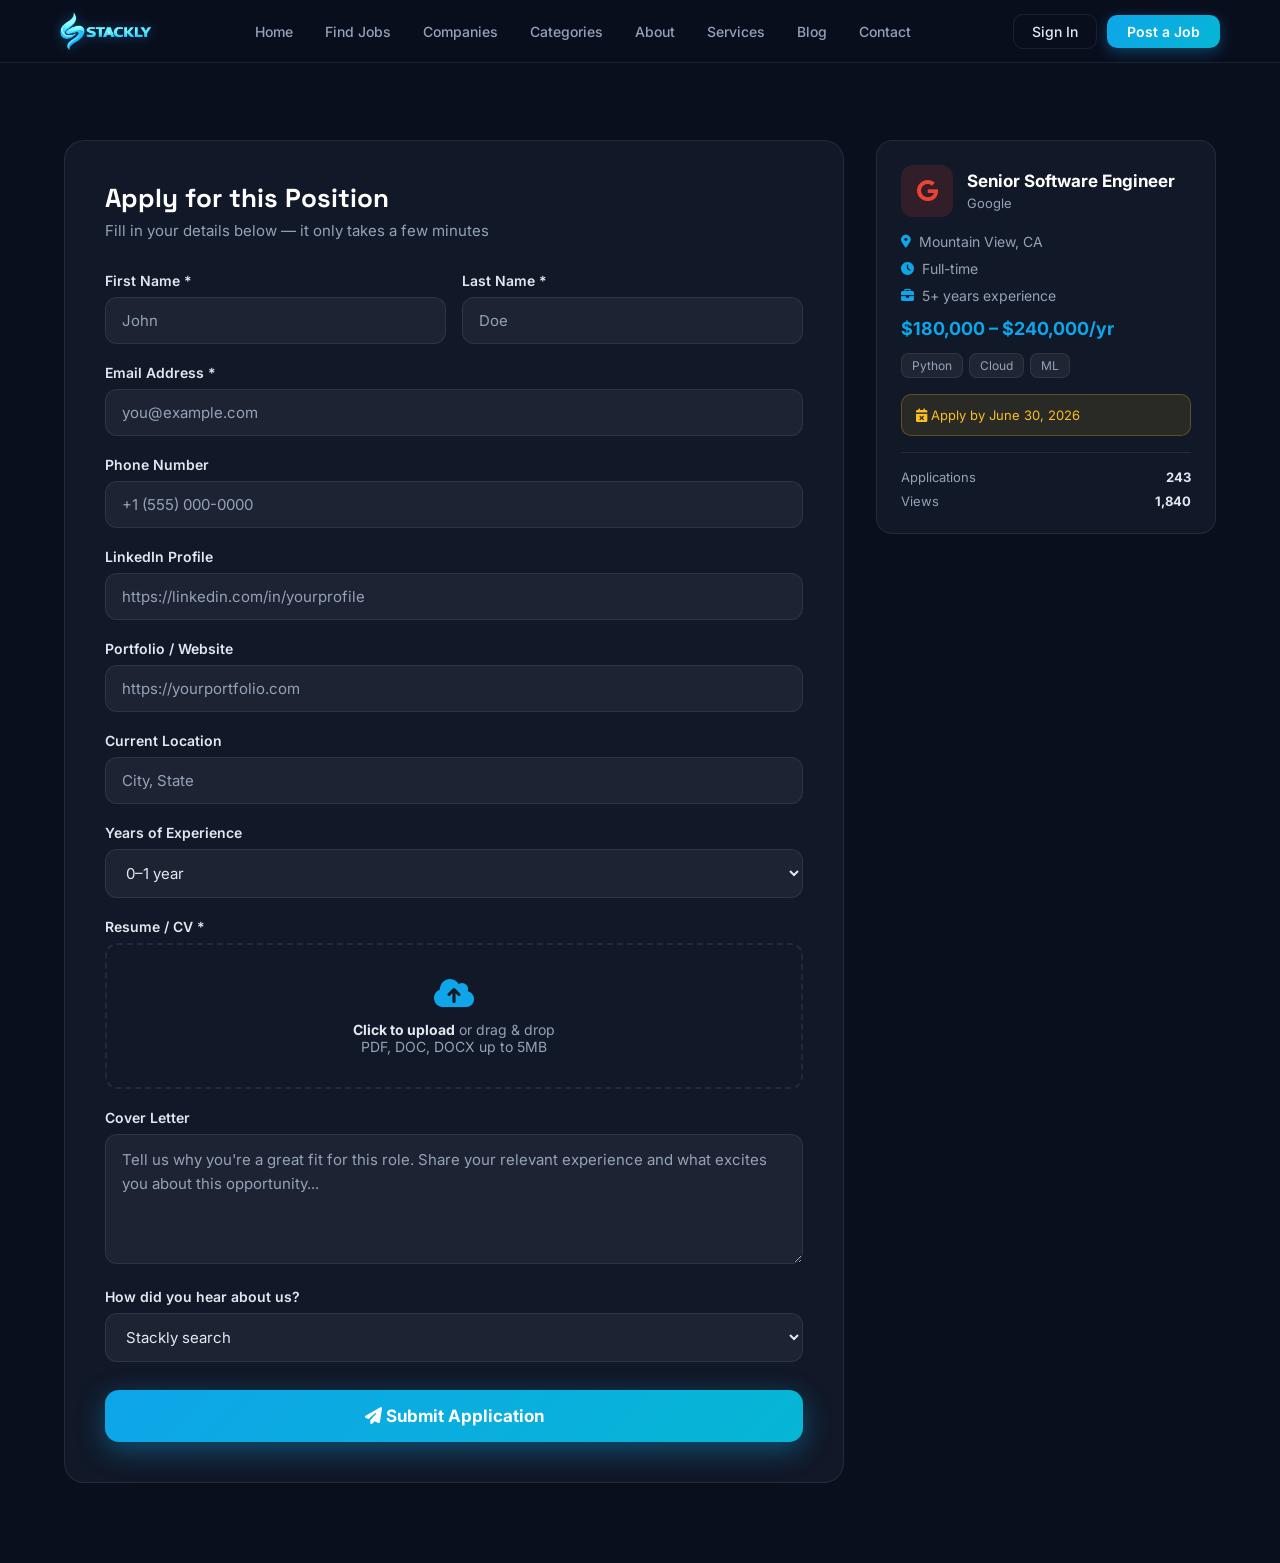
<file: apply.html>
<!DOCTYPE html>
<html lang="en">
<head>
  <meta charset="UTF-8" />
  <meta name="viewport" content="width=device-width, initial-scale=1.0" />
  <title>Apply for Job | Stackly</title>
  <link rel="stylesheet" href="assets/css/style.css" />
  <link href="https://fonts.googleapis.com/css2?family=Inter:wght@300;400;500;600;700;800;900&family=Space+Grotesk:wght@400;500;600;700&display=swap" rel="stylesheet" />
  <link rel="stylesheet" href="https://cdnjs.cloudflare.com/ajax/libs/font-awesome/6.5.0/css/all.min.css" />
  <style>
    .page-wrapper { padding-top: 80px; min-height: 100vh; }
    .apply-section { padding: 60px 0 80px; }
    .apply-layout { display: grid; grid-template-columns: 1fr 340px; gap: 32px; align-items: start; }
    @media(max-width:900px){ .apply-layout { grid-template-columns: 1fr; } }

    .apply-card { background: var(--card-bg); border: 1px solid var(--border); border-radius: 20px; padding: 40px; }
    .apply-card h2 { font-family: 'Space Grotesk', sans-serif; font-size: 26px; font-weight: 700; color: #fff; margin-bottom: 6px; }
    .apply-card .sub { color: var(--text-muted); margin-bottom: 32px; font-size: 15px; }

    .form-group { margin-bottom: 20px; }
    .form-group label { display: block; font-size: 14px; font-weight: 600; color: var(--text); margin-bottom: 8px; }
    .form-group input, .form-group select, .form-group textarea {
      width: 100%; padding: 13px 16px;
      background: rgba(255,255,255,0.05); border: 1px solid var(--border);
      border-radius: 12px; color: var(--text); font-size: 15px;
      font-family: 'Inter', sans-serif; outline: none; transition: border-color 0.2s;
    }
    .form-group input:focus, .form-group select:focus, .form-group textarea:focus { border-color: var(--primary); background: rgba(14,165,233,0.06); }
    .form-group input::placeholder, .form-group textarea::placeholder { color: var(--text-muted); }
    .form-group select option { background: #1e293b; }
    .form-group textarea { min-height: 130px; resize: vertical; line-height: 1.6; }

    .form-grid-2 { display: grid; grid-template-columns: 1fr 1fr; gap: 16px; }
    @media(max-width:600px){ .form-grid-2 { grid-template-columns: 1fr; } }

    .upload-area { border: 2px dashed var(--border); border-radius: 12px; padding: 32px; text-align: center; cursor: pointer; transition: border-color 0.2s; }
    .upload-area:hover { border-color: var(--primary); }
    .upload-area i { font-size: 32px; color: var(--primary); margin-bottom: 12px; }
    .upload-area p { color: var(--text-muted); font-size: 14px; }
    .upload-area strong { color: var(--text); }

    .btn-submit { width: 100%; padding: 16px; background: var(--gradient); border: none; border-radius: 14px; color: #fff; font-size: 17px; font-weight: 700; font-family: 'Inter', sans-serif; cursor: pointer; box-shadow: 0 8px 28px rgba(14,165,233,0.4); transition: all 0.2s; margin-top: 8px; }
    .btn-submit:hover { opacity: 0.9; transform: translateY(-2px); }

    .job-summary-card { background: var(--card-bg); border: 1px solid var(--border); border-radius: 16px; padding: 24px; position: sticky; top: 90px; }
    .js-top { display: flex; align-items: center; gap: 14px; margin-bottom: 16px; }
    .js-logo { width: 52px; height: 52px; border-radius: 12px; background: rgba(234,67,53,0.15); color: #EA4335; display: flex; align-items: center; justify-content: center; font-size: 22px; }
    .js-info h4 { font-size: 17px; font-weight: 700; color: #fff; margin-bottom: 4px; }
    .js-info p { color: var(--text-muted); font-size: 13px; }
    .js-detail { display: flex; align-items: center; gap: 8px; font-size: 14px; color: var(--text-muted); margin-bottom: 10px; }
    .js-detail i { color: var(--primary); font-size: 13px; }
    .js-salary { font-size: 18px; font-weight: 700; color: var(--primary); margin: 14px 0; }
    .js-tags { display: flex; gap: 6px; flex-wrap: wrap; margin-bottom: 16px; }
    .js-tags span { padding: 4px 10px; background: rgba(255,255,255,0.06); border: 1px solid var(--border); border-radius: 8px; font-size: 12px; color: var(--text-muted); }
    .deadline-notice { background: rgba(251,191,36,0.1); border: 1px solid rgba(251,191,36,0.25); border-radius: 10px; padding: 12px 14px; font-size: 13px; color: #FBbf24; }
  </style>
</head>
<body>
  <nav class="navbar" id="navbar">
    <div class="nav-container">
      <a href="index.html" class="nav-logo"><img src="assets/images/logo.webp" alt="Stackly" class="nav-logo-img" /></a>
      <ul class="nav-links">
        <li><a href="index.html">Home</a></li>
        <li><a href="jobs.html">Find Jobs</a></li>
        <li><a href="companies.html">Companies</a></li>
        <li><a href="categories.html">Categories</a></li>
        <li><a href="about.html">About</a></li>
        <li><a href="services.html">Services</a></li>
        <li><a href="blog.html">Blog</a></li>
        <li><a href="contact.html">Contact</a></li>
      </ul>
      <div class="nav-actions">
        <a href="signin.html" class="btn-outline">Sign In</a>
        <a href="post-job.html" class="btn-primary">Post a Job</a>
      </div>
      <button class="hamburger" onclick="document.getElementById('mobileMenu').classList.add('open'); document.body.style.overflow='hidden';">
        <i class="fa-solid fa-bars"></i>
      </button>
    </div>
  </nav>
  <!-- MOBILE MENU -->
  <div class="mobile-menu" id="mobileMenu">
    <div class="mobile-menu-header">
      <a href="index.html" class="mob-logo">
        <img src="assets/images/logo.webp" alt="Stackly" />
      </a>
      <button class="mobile-menu-close" onclick="this.closest('.mobile-menu').classList.remove('open'); document.body.style.overflow='';">
        <i class="fa-solid fa-xmark"></i>
      </button>
    </div>
    <ul>
      <li><a href="index.html"><i class="fa-solid fa-house"></i> Home</a></li>
      <li><a href="jobs.html"><i class="fa-solid fa-magnifying-glass"></i> Find Jobs</a></li>
      <li><a href="companies.html"><i class="fa-solid fa-building"></i> Companies</a></li>
      <li><a href="categories.html"><i class="fa-solid fa-layer-group"></i> Categories</a></li>
      <li><a href="about.html"><i class="fa-solid fa-info-circle"></i> About</a></li>
      <li><a href="services.html"><i class="fa-solid fa-briefcase"></i> Services</a></li>
      <li><a href="blog.html"><i class="fa-solid fa-newspaper"></i> Blog</a></li>
      <li><a href="contact.html"><i class="fa-solid fa-envelope"></i> Contact</a></li>
      <li><a href="index.html#how-it-works"><i class="fa-solid fa-circle-info"></i> How It Works</a></li>
      <li><a href="index.html#testimonials"><i class="fa-solid fa-star"></i> Reviews</a></li>
    </ul>
        <div class="mobile-menu-footer">
      <a href="signin.html" class="mob-signin"><i class="fa-solid fa-right-to-bracket"></i> Sign In</a>
      <a href="register.html" class="mob-signup"><i class="fa-solid fa-user-plus"></i> Sign Up</a>
      <a href="post-job.html" class="mob-post"><i class="fa-solid fa-plus"></i> Post a Job</a>
      <button class="mob-logout" onclick="localStorage.removeItem('stackly_user_name'); window.location.href='index.html';"><i class="fa-solid fa-right-from-bracket"></i> Logout</button>
    </div>
  </div>

  <div class="page-wrapper">
    <div class="apply-section">
      <div class="container">
        <div class="apply-layout">
          <div class="apply-card">
            <h2>Apply for this Position</h2>
            <p class="sub">Fill in your details below — it only takes a few minutes</p>

            <div class="form-grid-2">
              <div class="form-group"><label>First Name *</label><input type="text" placeholder="John" /></div>
              <div class="form-group"><label>Last Name *</label><input type="text" placeholder="Doe" /></div>
            </div>
            <div class="form-group"><label>Email Address *</label><input type="email" placeholder="you@example.com" /></div>
            <div class="form-group"><label>Phone Number</label><input type="tel" placeholder="+1 (555) 000-0000" /></div>
            <div class="form-group"><label>LinkedIn Profile</label><input type="url" placeholder="https://linkedin.com/in/yourprofile" /></div>
            <div class="form-group"><label>Portfolio / Website</label><input type="url" placeholder="https://yourportfolio.com" /></div>

            <div class="form-group">
              <label>Current Location</label>
              <input type="text" placeholder="City, State" />
            </div>

            <div class="form-group">
              <label>Years of Experience</label>
              <select>
                <option>0–1 year</option><option>1–3 years</option><option>3–5 years</option>
                <option>5–8 years</option><option>8–12 years</option><option>12+ years</option>
              </select>
            </div>

            <div class="form-group">
              <label>Resume / CV *</label>
              <div class="upload-area" onclick="document.getElementById('resumeFile').click()">
                <i class="fa-solid fa-cloud-arrow-up"></i>
                <p><strong>Click to upload</strong> or drag & drop</p>
                <p>PDF, DOC, DOCX up to 5MB</p>
              </div>
              <input type="file" id="resumeFile" style="display:none" accept=".pdf,.doc,.docx" onchange="showFileName(this)" />
              <p id="fileName" style="margin-top:8px;font-size:13px;color:var(--primary);"></p>
            </div>

            <div class="form-group">
              <label>Cover Letter</label>
              <textarea placeholder="Tell us why you're a great fit for this role. Share your relevant experience and what excites you about this opportunity..."></textarea>
            </div>

            <div class="form-group">
              <label>How did you hear about us?</label>
              <select>
                <option>Stackly search</option><option>LinkedIn</option><option>Friend referral</option>
                <option>Company website</option><option>Social media</option><option>Other</option>
              </select>
            </div>

            <button class="btn-submit" onclick="handleApply()">
              <i class="fa-solid fa-paper-plane"></i> Submit Application
            </button>
          </div>

          <aside>
            <div class="job-summary-card">
              <div class="js-top">
                <div class="js-logo"><i class="fa-brands fa-google"></i></div>
                <div class="js-info"><h4>Senior Software Engineer</h4><p>Google</p></div>
              </div>
              <div class="js-detail"><i class="fa-solid fa-location-dot"></i> Mountain View, CA</div>
              <div class="js-detail"><i class="fa-solid fa-clock"></i> Full-time</div>
              <div class="js-detail"><i class="fa-solid fa-briefcase"></i> 5+ years experience</div>
              <div class="js-salary">$180,000 – $240,000/yr</div>
              <div class="js-tags"><span>Python</span><span>Cloud</span><span>ML</span></div>
              <div class="deadline-notice"><i class="fa-solid fa-calendar-xmark"></i> Apply by June 30, 2026</div>
              <div style="margin-top:16px;padding-top:16px;border-top:1px solid var(--border);font-size:13px;color:var(--text-muted)">
                <div style="display:flex;justify-content:space-between;margin-bottom:8px"><span>Applications</span><strong style="color:var(--text)">243</strong></div>
                <div style="display:flex;justify-content:space-between"><span>Views</span><strong style="color:var(--text)">1,840</strong></div>
              </div>
            </div>
          </aside>
        </div>
      </div>
    </div>
  </div>

  <script>
    (function() {
      const name = localStorage.getItem('stackly_user_name');
      const signin = document.querySelector('.nav-actions a[href="signin.html"]');
      const mobSignin = document.querySelector('.mob-signin');
      const mobSignup = document.querySelector('.mob-signup');
      const mobLogout = document.querySelector('.mob-logout');
      if (name) {
        if (signin) { signin.textContent = 'Hi, ' + name; signin.href = 'welcome.html'; }
        if (mobSignin) mobSignin.style.display = 'none';
        if (mobSignup) mobSignup.style.display = 'none';
      } else if (mobLogout) {
        mobLogout.style.display = 'none';
      }
    })();

    window.addEventListener('scroll', function() {
      document.getElementById('navbar').classList.toggle('scrolled', window.scrollY > 40);
    });
    function showFileName(input) {
      if (input.files[0]) document.getElementById('fileName').textContent = '✓ ' + input.files[0].name;
    }
    function handleApply() {
      alert('Application submitted successfully! You will hear back within 5–7 business days. Good luck!');
      window.location.href = 'jobs.html';
    }
  </script>
</body>
</html>
</file>
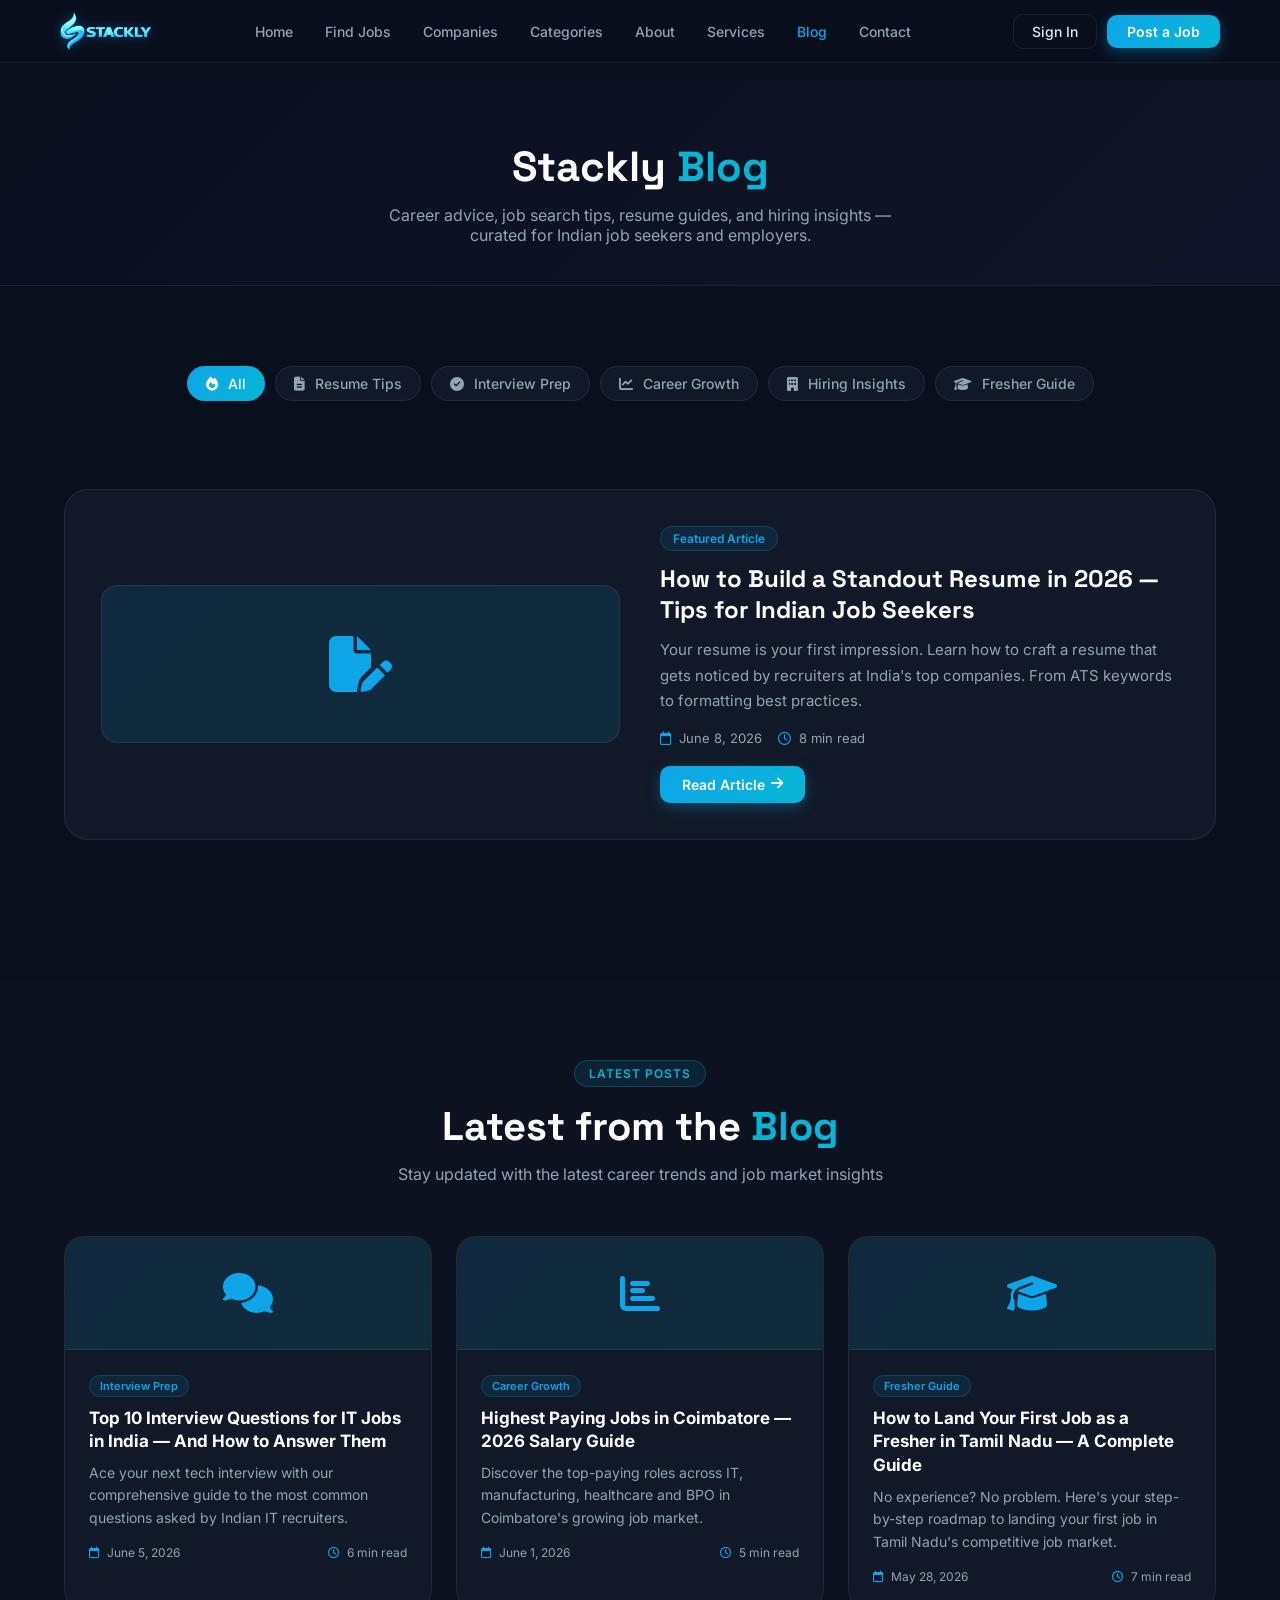
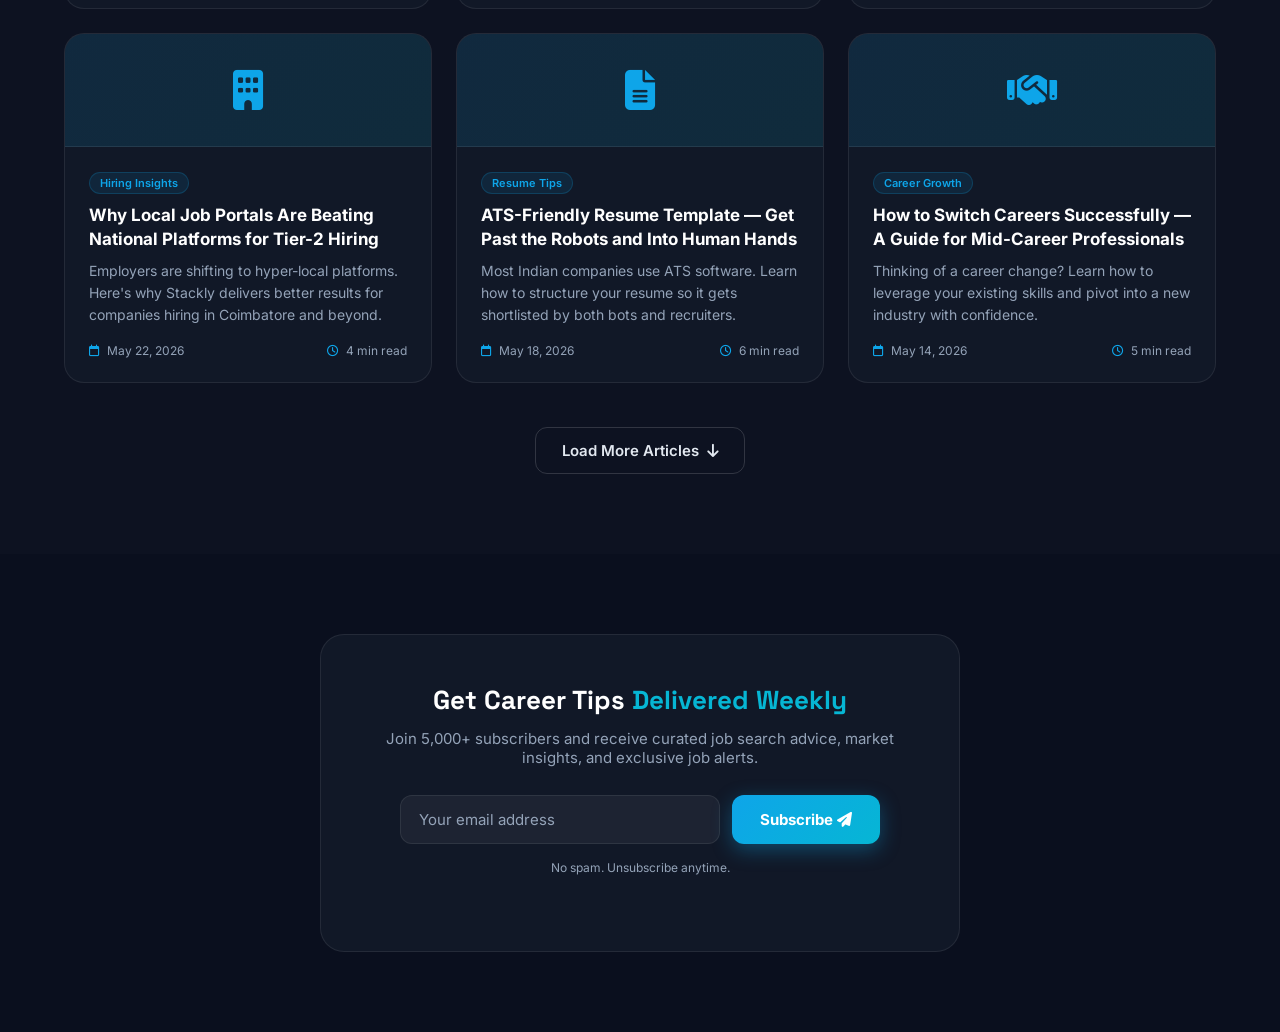
<file: blog.html>
<!DOCTYPE html>
<html lang="en">
<head>
  <meta charset="UTF-8" />
  <meta name="viewport" content="width=device-width, initial-scale=1.0" />
  <title>Career Blog | Stackly — Job Search Tips & Insights</title>
  <meta name="description" content="Expert career advice, job search tips, resume guides, and hiring insights from Stackly — India's trusted local job portal." />
  <link rel="stylesheet" href="assets/css/style.css" />
  <link href="https://fonts.googleapis.com/css2?family=Inter:wght@300;400;500;600;700;800;900&family=Space+Grotesk:wght@400;500;600;700&display=swap" rel="stylesheet" />
  <link rel="stylesheet" href="https://cdnjs.cloudflare.com/ajax/libs/font-awesome/6.5.0/css/all.min.css" />
  <style>
    .page-wrapper { padding-top: 80px; min-height: 100vh; }
    .page-hero { background: linear-gradient(135deg, var(--dark) 0%, var(--dark2) 100%); padding: 60px 0 40px; border-bottom: 1px solid var(--border); text-align: center; }
    .page-hero h1 { font-family: 'Space Grotesk', sans-serif; font-size: clamp(28px,5vw,42px); font-weight: 700; color: #fff; margin-bottom: 12px; }
    .page-hero p { color: var(--text-muted); font-size: 16px; max-width: 560px; margin: 0 auto; }

    .section-pad { padding: 80px 0; }
    .alt-bg { background: rgba(255,255,255,0.01); }

    .featured-article { display: grid; grid-template-columns: 1fr 1fr; gap: 40px; align-items: center; background: var(--card-bg); border: 1px solid var(--border); border-radius: 24px; padding: 36px; margin-bottom: 60px; }
    @media(max-width:768px){ .featured-article { grid-template-columns: 1fr; padding: 24px; } }
    .fa-image { background: var(--gradient-soft); border: 1px solid var(--border); border-radius: 16px; padding: 50px 30px; text-align: center; }
    .fa-image i { font-size: 56px; color: var(--primary); }
    .fa-content .fa-tag { display: inline-block; padding: 4px 12px; background: rgba(14,165,233,0.1); border: 1px solid rgba(14,165,233,0.25); border-radius: 99px; font-size: 12px; color: var(--primary); font-weight: 600; margin-bottom: 12px; }
    .fa-content h3 { font-family: 'Space Grotesk', sans-serif; font-size: 24px; font-weight: 700; color: #fff; margin-bottom: 12px; }
    .fa-content p { color: var(--text-muted); font-size: 15px; line-height: 1.7; margin-bottom: 16px; }
    .fa-meta { display: flex; gap: 16px; font-size: 13px; color: var(--text-muted); margin-bottom: 20px; }
    .fa-meta i { color: var(--primary); margin-right: 4px; }

    .blog-grid { display: grid; grid-template-columns: repeat(auto-fill, minmax(300px, 1fr)); gap: 24px; }
    .blog-card { background: var(--card-bg); border: 1px solid var(--border); border-radius: 20px; overflow: hidden; transition: all 0.3s; }
    .blog-card:hover { border-color: rgba(14,165,233,0.4); transform: translateY(-4px); box-shadow: 0 12px 40px rgba(0,0,0,0.4); }
    .blog-thumb { background: var(--gradient-soft); padding: 36px 20px; text-align: center; border-bottom: 1px solid var(--border); }
    .blog-thumb i { font-size: 40px; color: var(--primary); }
    .blog-body { padding: 24px; }
    .blog-tag { display: inline-block; padding: 3px 10px; background: rgba(14,165,233,0.1); border: 1px solid rgba(14,165,233,0.2); border-radius: 99px; font-size: 11px; color: var(--primary); font-weight: 600; margin-bottom: 10px; }
    .blog-body h4 { font-size: 17px; font-weight: 700; color: #fff; margin-bottom: 8px; line-height: 1.4; }
    .blog-body p { font-size: 14px; color: var(--text-muted); line-height: 1.6; margin-bottom: 16px; }
    .blog-meta { display: flex; justify-content: space-between; font-size: 12px; color: var(--text-muted); }
    .blog-meta i { color: var(--primary); margin-right: 4px; }

    .topics-grid { display: flex; gap: 10px; flex-wrap: wrap; justify-content: center; margin-bottom: 48px; }
    .topic-chip { padding: 8px 18px; background: var(--card-bg); border: 1px solid var(--border); border-radius: 99px; color: var(--text-muted); font-size: 14px; font-weight: 500; cursor: pointer; transition: all 0.2s; text-decoration: none; }
    .topic-chip:hover, .topic-chip.active { background: var(--gradient); color: #fff; border-color: transparent; }
    .topic-chip i { margin-right: 6px; }

    .newsletter-box { background: var(--card-bg); border: 1px solid var(--border); border-radius: 24px; padding: 48px 40px; text-align: center; max-width: 640px; margin: 0 auto; }
    .newsletter-box h3 { font-family: 'Space Grotesk', sans-serif; font-size: 26px; font-weight: 700; color: #fff; margin-bottom: 12px; }
    .newsletter-box p { color: var(--text-muted); font-size: 15px; margin-bottom: 28px; }
    .newsletter-form { display: flex; gap: 12px; max-width: 480px; margin: 0 auto; }
    @media(max-width:480px){ .newsletter-form { flex-direction: column; } }
    .newsletter-form input { flex: 1; padding: 14px 18px; background: rgba(255,255,255,0.05); border: 1px solid var(--border); border-radius: 12px; color: var(--text); font-size: 15px; font-family: 'Inter', sans-serif; outline: none; }
    .newsletter-form input:focus { border-color: var(--primary); }
    .newsletter-form input::placeholder { color: var(--text-muted); }
    .newsletter-form button { padding: 14px 28px; background: var(--gradient); border: none; border-radius: 12px; color: #fff; font-size: 15px; font-weight: 700; font-family: 'Inter', sans-serif; cursor: pointer; white-space: nowrap; box-shadow: 0 6px 20px rgba(14,165,233,0.35); transition: all 0.2s; }
    .newsletter-form button:hover { opacity: 0.9; }
  </style>
</head>
<body>
  <nav class="navbar" id="navbar">
    <div class="nav-container">
      <a href="index.html" class="nav-logo"><img src="assets/images/logo.webp" alt="Stackly" class="nav-logo-img" /></a>
      <ul class="nav-links">
        <li><a href="index.html">Home</a></li>
        <li><a href="jobs.html">Find Jobs</a></li>
        <li><a href="companies.html">Companies</a></li>
        <li><a href="categories.html">Categories</a></li>
        <li><a href="about.html">About</a></li>
        <li><a href="services.html">Services</a></li>
        <li><a href="blog.html" style="color:var(--primary)">Blog</a></li>
        <li><a href="contact.html">Contact</a></li>
      </ul>
      <div class="nav-actions">
        <a href="signin.html" class="btn-outline">Sign In</a>
        <a href="post-job.html" class="btn-primary">Post a Job</a>
      </div>
      <button class="hamburger" onclick="document.getElementById('mobileMenu').classList.add('open'); document.body.style.overflow='hidden';">
        <i class="fa-solid fa-bars"></i>
      </button>
    </div>
  </nav>
  <!-- MOBILE MENU -->
  <div class="mobile-menu" id="mobileMenu">
    <div class="mobile-menu-header">
      <a href="index.html" class="mob-logo"><img src="assets/images/logo.webp" alt="Stackly" /></a>
      <button class="mobile-menu-close" onclick="this.closest('.mobile-menu').classList.remove('open'); document.body.style.overflow='';"><i class="fa-solid fa-xmark"></i></button>
    </div>
    <ul>
      <li><a href="index.html"><i class="fa-solid fa-house"></i> Home</a></li>
      <li><a href="jobs.html"><i class="fa-solid fa-magnifying-glass"></i> Find Jobs</a></li>
      <li><a href="companies.html"><i class="fa-solid fa-building"></i> Companies</a></li>
      <li><a href="categories.html"><i class="fa-solid fa-layer-group"></i> Categories</a></li>
      <li><a href="about.html"><i class="fa-solid fa-info-circle"></i> About</a></li>
      <li><a href="services.html"><i class="fa-solid fa-briefcase"></i> Services</a></li>
      <li><a href="blog.html"><i class="fa-solid fa-newspaper"></i> Blog</a></li>
      <li><a href="contact.html"><i class="fa-solid fa-envelope"></i> Contact</a></li>
      <li><a href="index.html#how-it-works"><i class="fa-solid fa-circle-info"></i> How It Works</a></li>
      <li><a href="index.html#testimonials"><i class="fa-solid fa-star"></i> Reviews</a></li>
    </ul>
    <div class="mobile-menu-footer">
      <a href="signin.html" class="mob-signin"><i class="fa-solid fa-right-to-bracket"></i> Sign In</a>
      <a href="register.html" class="mob-signup"><i class="fa-solid fa-user-plus"></i> Sign Up</a>
      <a href="post-job.html" class="mob-post"><i class="fa-solid fa-plus"></i> Post a Job</a>
      <button class="mob-logout" onclick="localStorage.removeItem('stackly_user_name'); window.location.href='index.html';"><i class="fa-solid fa-right-from-bracket"></i> Logout</button>
    </div>
  </div>

  <div class="page-wrapper">
    <!-- SECTION 1: HERO -->
    <div class="page-hero">
      <div class="container">
        <h1>Stackly <span class="accent">Blog</span></h1>
        <p>Career advice, job search tips, resume guides, and hiring insights — curated for Indian job seekers and employers.</p>
      </div>
    </div>

    <!-- SECTION 2: TOPICS -->
    <div class="section-pad" style="padding-bottom:0;">
      <div class="container">
        <div class="topics-grid">
          <a href="#" class="topic-chip active"><i class="fa-solid fa-fire"></i> All</a>
          <a href="#" class="topic-chip"><i class="fa-solid fa-file-lines"></i> Resume Tips</a>
          <a href="#" class="topic-chip"><i class="fa-solid fa-circle-check"></i> Interview Prep</a>
          <a href="#" class="topic-chip"><i class="fa-solid fa-chart-line"></i> Career Growth</a>
          <a href="#" class="topic-chip"><i class="fa-solid fa-building"></i> Hiring Insights</a>
          <a href="#" class="topic-chip"><i class="fa-solid fa-graduation-cap"></i> Fresher Guide</a>
        </div>
      </div>
    </div>

    <!-- SECTION 3: FEATURED ARTICLE -->
    <div class="section-pad" style="padding-top:40px;">
      <div class="container">
        <div class="featured-article">
          <div class="fa-image">
            <i class="fa-solid fa-file-pen"></i>
          </div>
          <div class="fa-content">
            <div class="fa-tag">Featured Article</div>
            <h3>How to Build a Standout Resume in 2026 — Tips for Indian Job Seekers</h3>
            <p>Your resume is your first impression. Learn how to craft a resume that gets noticed by recruiters at India's top companies. From ATS keywords to formatting best practices.</p>
            <div class="fa-meta">
              <span><i class="fa-regular fa-calendar"></i> June 8, 2026</span>
              <span><i class="fa-regular fa-clock"></i> 8 min read</span>
            </div>
            <a href="#" class="btn-primary" style="display:inline-flex;padding:10px 22px;font-size:14px;">Read Article <i class="fa-solid fa-arrow-right" style="margin-left:6px;"></i></a>
          </div>
        </div>
      </div>
    </div>

    <!-- SECTION 4: ARTICLES GRID -->
    <div class="section-pad alt-bg">
      <div class="container">
        <div class="section-header">
          <div class="section-badge">Latest Posts</div>
          <h2>Latest from the <span class="accent">Blog</span></h2>
          <p>Stay updated with the latest career trends and job market insights</p>
        </div>
        <div class="blog-grid">
          <article class="blog-card">
            <div class="blog-thumb"><i class="fa-solid fa-comments"></i></div>
            <div class="blog-body">
              <div class="blog-tag">Interview Prep</div>
              <h4>Top 10 Interview Questions for IT Jobs in India — And How to Answer Them</h4>
              <p>Ace your next tech interview with our comprehensive guide to the most common questions asked by Indian IT recruiters.</p>
              <div class="blog-meta">
                <span><i class="fa-regular fa-calendar"></i> June 5, 2026</span>
                <span><i class="fa-regular fa-clock"></i> 6 min read</span>
              </div>
            </div>
          </article>

          <article class="blog-card">
            <div class="blog-thumb"><i class="fa-solid fa-chart-bar"></i></div>
            <div class="blog-body">
              <div class="blog-tag">Career Growth</div>
              <h4>Highest Paying Jobs in Coimbatore — 2026 Salary Guide</h4>
              <p>Discover the top-paying roles across IT, manufacturing, healthcare and BPO in Coimbatore's growing job market.</p>
              <div class="blog-meta">
                <span><i class="fa-regular fa-calendar"></i> June 1, 2026</span>
                <span><i class="fa-regular fa-clock"></i> 5 min read</span>
              </div>
            </div>
          </article>

          <article class="blog-card">
            <div class="blog-thumb"><i class="fa-solid fa-graduation-cap"></i></div>
            <div class="blog-body">
              <div class="blog-tag">Fresher Guide</div>
              <h4>How to Land Your First Job as a Fresher in Tamil Nadu — A Complete Guide</h4>
              <p>No experience? No problem. Here's your step-by-step roadmap to landing your first job in Tamil Nadu's competitive job market.</p>
              <div class="blog-meta">
                <span><i class="fa-regular fa-calendar"></i> May 28, 2026</span>
                <span><i class="fa-regular fa-clock"></i> 7 min read</span>
              </div>
            </div>
          </article>

          <article class="blog-card">
            <div class="blog-thumb"><i class="fa-solid fa-building"></i></div>
            <div class="blog-body">
              <div class="blog-tag">Hiring Insights</div>
              <h4>Why Local Job Portals Are Beating National Platforms for Tier-2 Hiring</h4>
              <p>Employers are shifting to hyper-local platforms. Here's why Stackly delivers better results for companies hiring in Coimbatore and beyond.</p>
              <div class="blog-meta">
                <span><i class="fa-regular fa-calendar"></i> May 22, 2026</span>
                <span><i class="fa-regular fa-clock"></i> 4 min read</span>
              </div>
            </div>
          </article>

          <article class="blog-card">
            <div class="blog-thumb"><i class="fa-solid fa-file-lines"></i></div>
            <div class="blog-body">
              <div class="blog-tag">Resume Tips</div>
              <h4>ATS-Friendly Resume Template — Get Past the Robots and Into Human Hands</h4>
              <p>Most Indian companies use ATS software. Learn how to structure your resume so it gets shortlisted by both bots and recruiters.</p>
              <div class="blog-meta">
                <span><i class="fa-regular fa-calendar"></i> May 18, 2026</span>
                <span><i class="fa-regular fa-clock"></i> 6 min read</span>
              </div>
            </div>
          </article>

          <article class="blog-card">
            <div class="blog-thumb"><i class="fa-solid fa-handshake"></i></div>
            <div class="blog-body">
              <div class="blog-tag">Career Growth</div>
              <h4>How to Switch Careers Successfully — A Guide for Mid-Career Professionals</h4>
              <p>Thinking of a career change? Learn how to leverage your existing skills and pivot into a new industry with confidence.</p>
              <div class="blog-meta">
                <span><i class="fa-regular fa-calendar"></i> May 14, 2026</span>
                <span><i class="fa-regular fa-clock"></i> 5 min read</span>
              </div>
            </div>
          </article>
        </div>
        <div style="text-align:center;margin-top:44px;">
          <a href="#" class="btn-outline-lg">Load More Articles <i class="fa-solid fa-arrow-down"></i></a>
        </div>
      </div>
    </div>

    <!-- SECTION 5: NEWSLETTER -->
    <div class="section-pad">
      <div class="container">
        <div class="newsletter-box">
          <h3>Get Career Tips <span class="accent">Delivered Weekly</span></h3>
          <p>Join 5,000+ subscribers and receive curated job search advice, market insights, and exclusive job alerts.</p>
          <div class="newsletter-form">
            <input type="email" placeholder="Your email address" />
            <button onclick="handleSubscribe()">Subscribe <i class="fa-solid fa-paper-plane"></i></button>
          </div>
          <p style="font-size:12px;color:var(--text-muted);margin-top:16px;">No spam. Unsubscribe anytime.</p>
        </div>
      </div>
    </div>
  </div>

  <script>
    (function() {
      const name = localStorage.getItem('stackly_user_name');
      const signin = document.querySelector('.nav-actions a[href="signin.html"]');
      const mobSignin = document.querySelector('.mob-signin');
      const mobSignup = document.querySelector('.mob-signup');
      const mobLogout = document.querySelector('.mob-logout');
      if (name) {
        if (signin) { signin.textContent = 'Hi, ' + name; signin.href = 'welcome.html'; }
        if (mobSignin) mobSignin.style.display = 'none';
        if (mobSignup) mobSignup.style.display = 'none';
      } else if (mobLogout) { mobLogout.style.display = 'none'; }
    })();
    window.addEventListener('scroll', function() {
      document.getElementById('navbar').classList.toggle('scrolled', window.scrollY > 40);
    });
    function handleSubscribe() {
      const input = document.querySelector('.newsletter-form input');
      if (!input.value.trim()) { alert('Please enter your email address.'); return; }
      alert('Thank you for subscribing! Check your inbox for a confirmation email.');
      input.value = '';
    }
  </script>
</body>
</html>
</file>
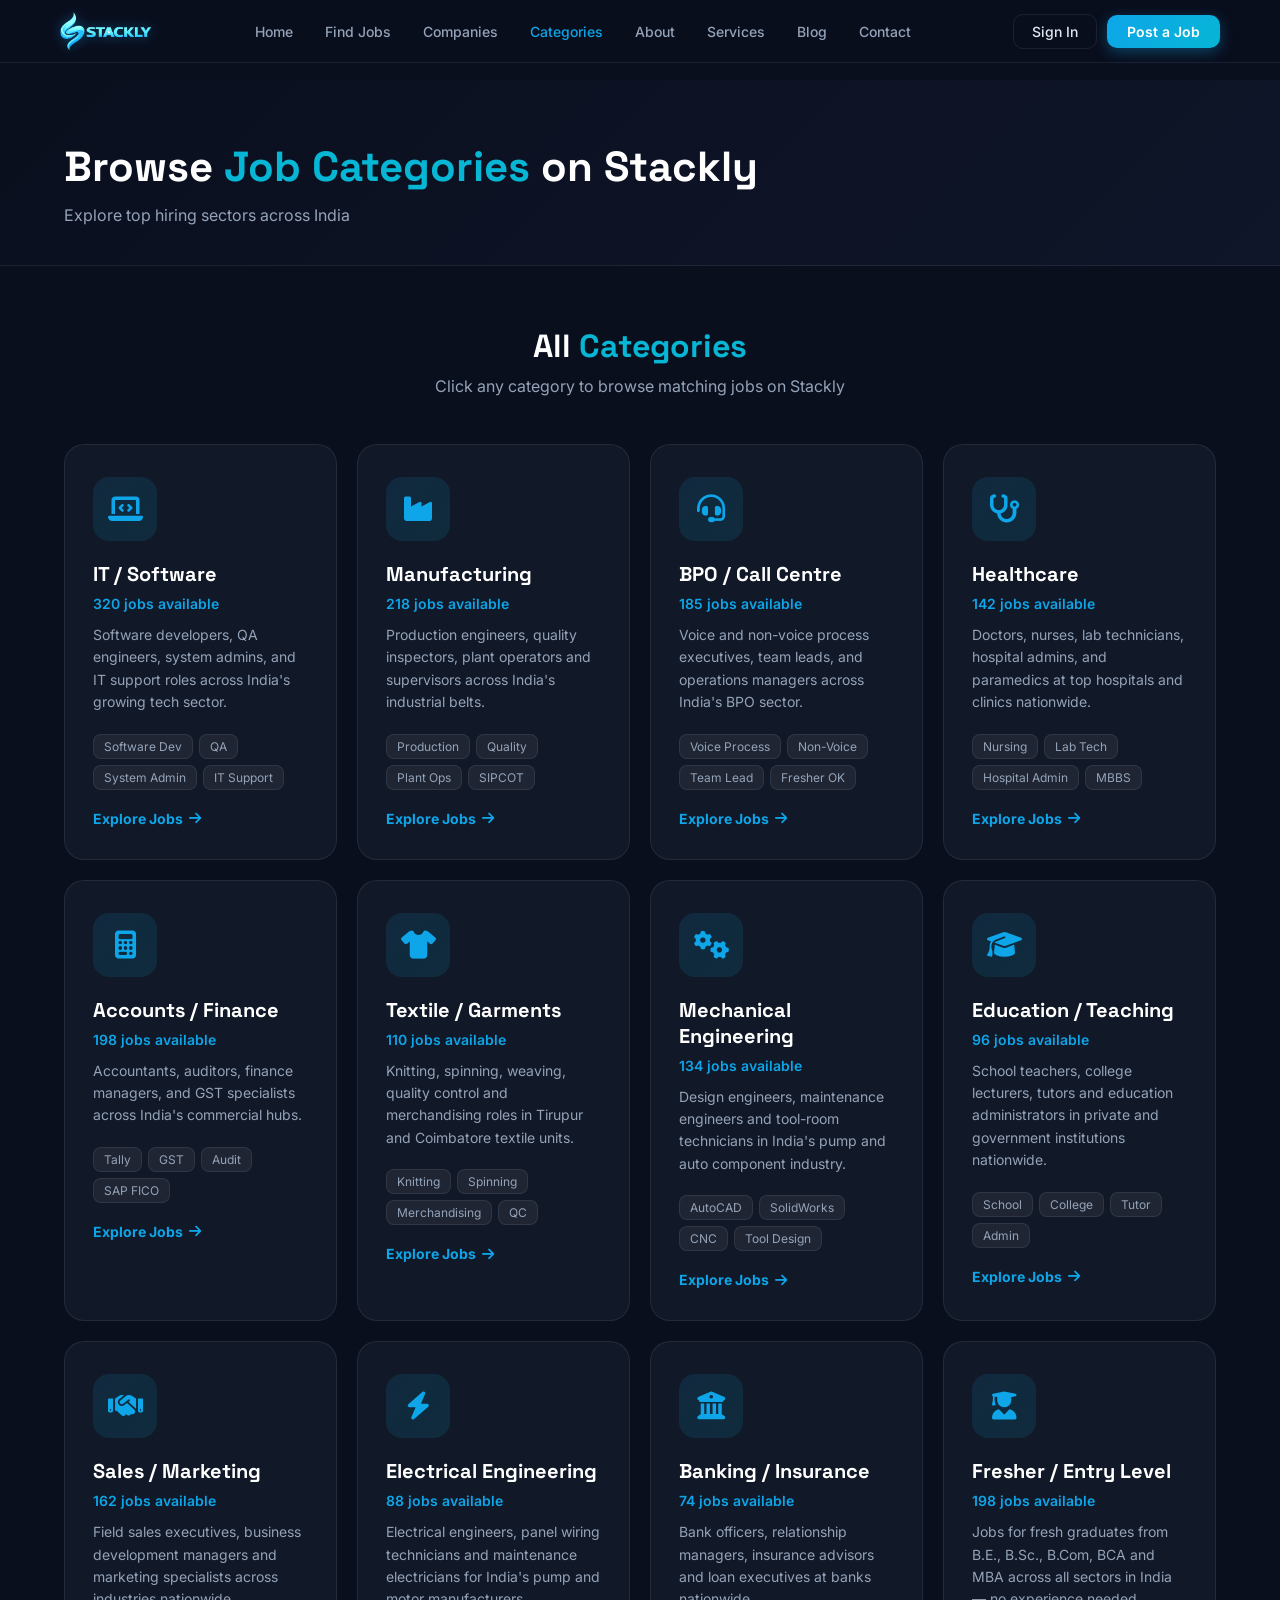
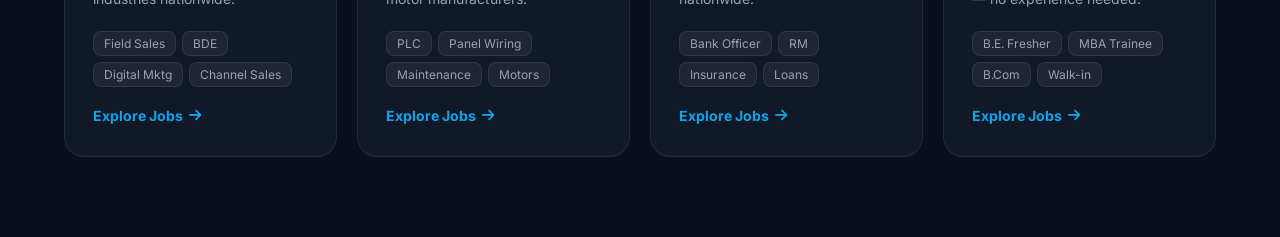
<file: categories.html>
<!DOCTYPE html>
<html lang="en">
<head>
  <meta charset="UTF-8" />
  <meta name="viewport" content="width=device-width, initial-scale=1.0" />
  <title>Job Categories | Stackly</title>
  <link rel="stylesheet" href="assets/css/style.css" />
  <link href="https://fonts.googleapis.com/css2?family=Inter:wght@300;400;500;600;700;800;900&family=Space+Grotesk:wght@400;500;600;700&display=swap" rel="stylesheet" />
  <link rel="stylesheet" href="https://cdnjs.cloudflare.com/ajax/libs/font-awesome/6.5.0/css/all.min.css" />
  <style>
    .page-wrapper { padding-top: 80px; min-height: 100vh; }
    .page-hero { background: linear-gradient(135deg, var(--dark) 0%, var(--dark2) 100%); padding: 60px 0 40px; border-bottom: 1px solid var(--border); }
    .page-hero h1 { font-family: 'Space Grotesk', sans-serif; font-size: clamp(28px,5vw,42px); font-weight: 700; color: #fff; margin-bottom: 12px; }
    .page-hero p { color: var(--text-muted); font-size: 16px; }
    .categories-section { padding: 60px 0 80px; }
    .section-header { margin-bottom: 48px; text-align: center; }
    .section-header h2 { font-family: 'Space Grotesk', sans-serif; font-size: 32px; font-weight: 700; color: #fff; margin-bottom: 10px; }
    .section-header p { color: var(--text-muted); font-size: 16px; }
    .categories-full-grid { display: grid; grid-template-columns: repeat(auto-fill, minmax(260px, 1fr)); gap: 20px; }
    .cat-big-card { background: var(--card-bg); border: 1px solid var(--border); border-radius: 20px; padding: 32px 28px; transition: all 0.25s; cursor: pointer; text-decoration: none; display: block; }
    .cat-big-card:hover { border-color: rgba(14,165,233,0.45); transform: translateY(-4px); box-shadow: 0 14px 44px rgba(0,0,0,0.45); }
    .cat-big-icon { width: 64px; height: 64px; border-radius: 16px; display: flex; align-items: center; justify-content: center; font-size: 28px; margin-bottom: 20px; background: var(--gradient-soft); color: var(--primary); }
    .cat-big-card h3 { font-family: 'Space Grotesk', sans-serif; font-size: 20px; font-weight: 700; color: #fff; margin-bottom: 8px; }
    .cat-big-card .job-count { font-size: 14px; color: var(--primary); font-weight: 600; margin-bottom: 12px; }
    .cat-big-card p { font-size: 14px; color: var(--text-muted); line-height: 1.6; margin-bottom: 20px; }
    .cat-sub-tags { display: flex; gap: 6px; flex-wrap: wrap; margin-bottom: 20px; }
    .cat-sub-tags span { padding: 4px 10px; background: rgba(255,255,255,0.06); border: 1px solid var(--border); border-radius: 8px; font-size: 12px; color: var(--text-muted); }
    .cat-explore { display: flex; align-items: center; gap: 6px; color: var(--primary); font-size: 14px; font-weight: 700; }
    .cat-explore i { transition: transform 0.2s; }
    .cat-big-card:hover .cat-explore i { transform: translateX(4px); }
  </style>
</head>
<body>
  <nav class="navbar" id="navbar">
    <div class="nav-container">
      <a href="index.html" class="nav-logo"><img src="assets/images/logo.webp" alt="Stackly" class="nav-logo-img" /></a>
      <ul class="nav-links">
        <li><a href="index.html">Home</a></li>
        <li><a href="jobs.html">Find Jobs</a></li>
        <li><a href="companies.html">Companies</a></li>
        <li><a href="categories.html" style="color:var(--primary)">Categories</a></li>
        <li><a href="about.html">About</a></li>
        <li><a href="services.html">Services</a></li>
        <li><a href="blog.html">Blog</a></li>
        <li><a href="contact.html">Contact</a></li>
      </ul>
      <div class="nav-actions">
        <a href="signin.html" class="btn-outline">Sign In</a>
        <a href="post-job.html" class="btn-primary">Post a Job</a>
      </div>
      <button class="hamburger" onclick="document.getElementById('mobileMenu').classList.add('open'); document.body.style.overflow='hidden';">
        <i class="fa-solid fa-bars"></i>
      </button>
    </div>
  </nav>
  <!-- MOBILE MENU -->
  <div class="mobile-menu" id="mobileMenu">
    <div class="mobile-menu-header">
      <a href="index.html" class="mob-logo">
        <img src="assets/images/logo.webp" alt="Stackly" />
      </a>
      <button class="mobile-menu-close" onclick="this.closest('.mobile-menu').classList.remove('open'); document.body.style.overflow='';">
        <i class="fa-solid fa-xmark"></i>
      </button>
    </div>
    <ul>
      <li><a href="index.html"><i class="fa-solid fa-house"></i> Home</a></li>
      <li><a href="jobs.html"><i class="fa-solid fa-magnifying-glass"></i> Find Jobs</a></li>
      <li><a href="companies.html"><i class="fa-solid fa-building"></i> Companies</a></li>
      <li><a href="categories.html"><i class="fa-solid fa-layer-group"></i> Categories</a></li>
      <li><a href="about.html"><i class="fa-solid fa-info-circle"></i> About</a></li>
      <li><a href="services.html"><i class="fa-solid fa-briefcase"></i> Services</a></li>
      <li><a href="blog.html"><i class="fa-solid fa-newspaper"></i> Blog</a></li>
      <li><a href="contact.html"><i class="fa-solid fa-envelope"></i> Contact</a></li>
      <li><a href="index.html#how-it-works"><i class="fa-solid fa-circle-info"></i> How It Works</a></li>
      <li><a href="index.html#testimonials"><i class="fa-solid fa-star"></i> Reviews</a></li>
    </ul>
        <div class="mobile-menu-footer">
      <a href="signin.html" class="mob-signin"><i class="fa-solid fa-right-to-bracket"></i> Sign In</a>
      <a href="register.html" class="mob-signup"><i class="fa-solid fa-user-plus"></i> Sign Up</a>
      <a href="post-job.html" class="mob-post"><i class="fa-solid fa-plus"></i> Post a Job</a>
      <button class="mob-logout" onclick="localStorage.removeItem('stackly_user_name'); window.location.href='index.html';"><i class="fa-solid fa-right-from-bracket"></i> Logout</button>
    </div>
  </div>

  <div class="page-wrapper">
    <div class="page-hero">
      <div class="container">
        <h1>Browse <span class="accent">Job Categories</span> on Stackly</h1>
        <p>Explore top hiring sectors across India</p>
      </div>
    </div>

    <div class="categories-section">
      <div class="container">
        <div class="section-header">
          <h2>All <span class="accent">Categories</span></h2>
          <p>Click any category to browse matching jobs on Stackly</p>
        </div>
        <div class="categories-full-grid">

          <a href="jobs.html" class="cat-big-card">
            <div class="cat-big-icon"><i class="fa-solid fa-laptop-code"></i></div>
            <h3>IT / Software</h3>
            <div class="job-count">320 jobs available</div>
            <p>Software developers, QA engineers, system admins, and IT support roles across India's growing tech sector.</p>
            <div class="cat-sub-tags"><span>Software Dev</span><span>QA</span><span>System Admin</span><span>IT Support</span></div>
            <div class="cat-explore">Explore Jobs <i class="fa-solid fa-arrow-right"></i></div>
          </a>

          <a href="jobs.html" class="cat-big-card">
            <div class="cat-big-icon"><i class="fa-solid fa-industry"></i></div>
            <h3>Manufacturing</h3>
            <div class="job-count">218 jobs available</div>
            <p>Production engineers, quality inspectors, plant operators and supervisors across India's industrial belts.</p>
            <div class="cat-sub-tags"><span>Production</span><span>Quality</span><span>Plant Ops</span><span>SIPCOT</span></div>
            <div class="cat-explore">Explore Jobs <i class="fa-solid fa-arrow-right"></i></div>
          </a>

          <a href="jobs.html" class="cat-big-card">
            <div class="cat-big-icon"><i class="fa-solid fa-headset"></i></div>
            <h3>BPO / Call Centre</h3>
            <div class="job-count">185 jobs available</div>
            <p>Voice and non-voice process executives, team leads, and operations managers across India's BPO sector.</p>
            <div class="cat-sub-tags"><span>Voice Process</span><span>Non-Voice</span><span>Team Lead</span><span>Fresher OK</span></div>
            <div class="cat-explore">Explore Jobs <i class="fa-solid fa-arrow-right"></i></div>
          </a>

          <a href="jobs.html" class="cat-big-card">
            <div class="cat-big-icon"><i class="fa-solid fa-stethoscope"></i></div>
            <h3>Healthcare</h3>
            <div class="job-count">142 jobs available</div>
            <p>Doctors, nurses, lab technicians, hospital admins, and paramedics at top hospitals and clinics nationwide.</p>
            <div class="cat-sub-tags"><span>Nursing</span><span>Lab Tech</span><span>Hospital Admin</span><span>MBBS</span></div>
            <div class="cat-explore">Explore Jobs <i class="fa-solid fa-arrow-right"></i></div>
          </a>

          <a href="jobs.html" class="cat-big-card">
            <div class="cat-big-icon"><i class="fa-solid fa-calculator"></i></div>
            <h3>Accounts / Finance</h3>
            <div class="job-count">198 jobs available</div>
            <p>Accountants, auditors, finance managers, and GST specialists across India's commercial hubs.</p>
            <div class="cat-sub-tags"><span>Tally</span><span>GST</span><span>Audit</span><span>SAP FICO</span></div>
            <div class="cat-explore">Explore Jobs <i class="fa-solid fa-arrow-right"></i></div>
          </a>

          <a href="jobs.html" class="cat-big-card">
            <div class="cat-big-icon"><i class="fa-solid fa-shirt"></i></div>
            <h3>Textile / Garments</h3>
            <div class="job-count">110 jobs available</div>
            <p>Knitting, spinning, weaving, quality control and merchandising roles in Tirupur and Coimbatore textile units.</p>
            <div class="cat-sub-tags"><span>Knitting</span><span>Spinning</span><span>Merchandising</span><span>QC</span></div>
            <div class="cat-explore">Explore Jobs <i class="fa-solid fa-arrow-right"></i></div>
          </a>

          <a href="jobs.html" class="cat-big-card">
            <div class="cat-big-icon"><i class="fa-solid fa-gears"></i></div>
            <h3>Mechanical Engineering</h3>
            <div class="job-count">134 jobs available</div>
            <p>Design engineers, maintenance engineers and tool-room technicians in India's pump and auto component industry.</p>
            <div class="cat-sub-tags"><span>AutoCAD</span><span>SolidWorks</span><span>CNC</span><span>Tool Design</span></div>
            <div class="cat-explore">Explore Jobs <i class="fa-solid fa-arrow-right"></i></div>
          </a>

          <a href="jobs.html" class="cat-big-card">
            <div class="cat-big-icon"><i class="fa-solid fa-graduation-cap"></i></div>
            <h3>Education / Teaching</h3>
            <div class="job-count">96 jobs available</div>
            <p>School teachers, college lecturers, tutors and education administrators in private and government institutions nationwide.</p>
            <div class="cat-sub-tags"><span>School</span><span>College</span><span>Tutor</span><span>Admin</span></div>
            <div class="cat-explore">Explore Jobs <i class="fa-solid fa-arrow-right"></i></div>
          </a>

          <a href="jobs.html" class="cat-big-card">
            <div class="cat-big-icon"><i class="fa-solid fa-handshake"></i></div>
            <h3>Sales / Marketing</h3>
            <div class="job-count">162 jobs available</div>
            <p>Field sales executives, business development managers and marketing specialists across industries nationwide.</p>
            <div class="cat-sub-tags"><span>Field Sales</span><span>BDE</span><span>Digital Mktg</span><span>Channel Sales</span></div>
            <div class="cat-explore">Explore Jobs <i class="fa-solid fa-arrow-right"></i></div>
          </a>

          <a href="jobs.html" class="cat-big-card">
            <div class="cat-big-icon"><i class="fa-solid fa-bolt"></i></div>
            <h3>Electrical Engineering</h3>
            <div class="job-count">88 jobs available</div>
            <p>Electrical engineers, panel wiring technicians and maintenance electricians for India's pump and motor manufacturers.</p>
            <div class="cat-sub-tags"><span>PLC</span><span>Panel Wiring</span><span>Maintenance</span><span>Motors</span></div>
            <div class="cat-explore">Explore Jobs <i class="fa-solid fa-arrow-right"></i></div>
          </a>

          <a href="jobs.html" class="cat-big-card">
            <div class="cat-big-icon"><i class="fa-solid fa-building-columns"></i></div>
            <h3>Banking / Insurance</h3>
            <div class="job-count">74 jobs available</div>
            <p>Bank officers, relationship managers, insurance advisors and loan executives at banks nationwide.</p>
            <div class="cat-sub-tags"><span>Bank Officer</span><span>RM</span><span>Insurance</span><span>Loans</span></div>
            <div class="cat-explore">Explore Jobs <i class="fa-solid fa-arrow-right"></i></div>
          </a>

          <a href="jobs.html" class="cat-big-card">
            <div class="cat-big-icon"><i class="fa-solid fa-user-graduate"></i></div>
            <h3>Fresher / Entry Level</h3>
            <div class="job-count">198 jobs available</div>
            <p>Jobs for fresh graduates from B.E., B.Sc., B.Com, BCA and MBA across all sectors in India — no experience needed.</p>
            <div class="cat-sub-tags"><span>B.E. Fresher</span><span>MBA Trainee</span><span>B.Com</span><span>Walk-in</span></div>
            <div class="cat-explore">Explore Jobs <i class="fa-solid fa-arrow-right"></i></div>
          </a>

        </div>
      </div>
    </div>
  </div>

  <script>
    (function() {
      const name = localStorage.getItem('stackly_user_name');
      const signin = document.querySelector('.nav-actions a[href="signin.html"]');
      const mobSignin = document.querySelector('.mob-signin');
      const mobSignup = document.querySelector('.mob-signup');
      const mobLogout = document.querySelector('.mob-logout');
      if (name) {
        if (signin) { signin.textContent = 'Hi, ' + name; signin.href = 'welcome.html'; }
        if (mobSignin) mobSignin.style.display = 'none';
        if (mobSignup) mobSignup.style.display = 'none';
      } else if (mobLogout) {
        mobLogout.style.display = 'none';
      }
    })();

    window.addEventListener('scroll', function() {
      document.getElementById('navbar').classList.toggle('scrolled', window.scrollY > 40);
    });
  </script>
</body>
</html>
</file>
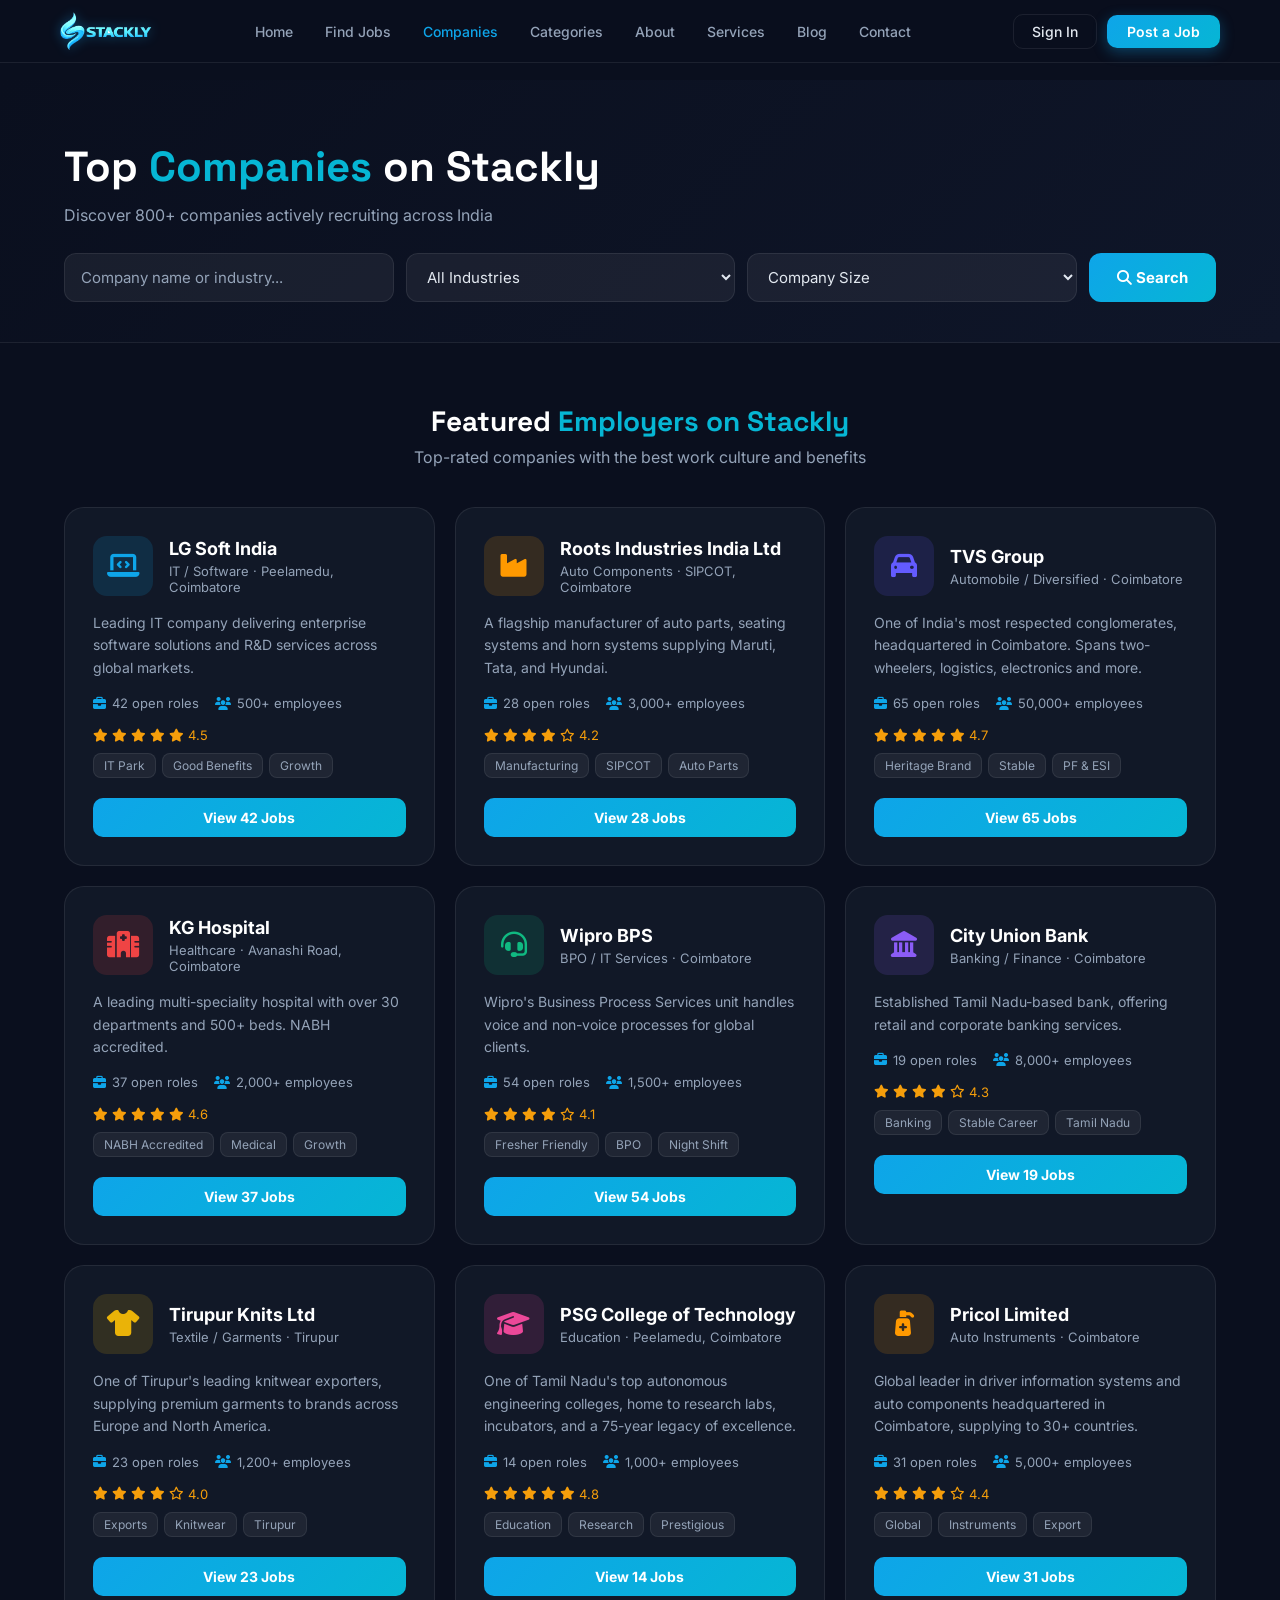
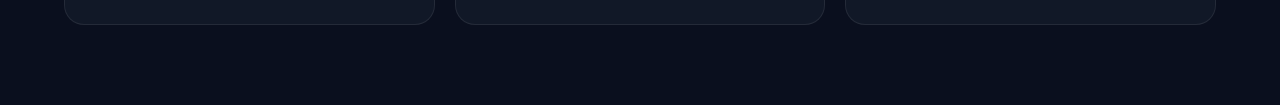
<file: companies.html>
<!DOCTYPE html>
<html lang="en">
<head>
  <meta charset="UTF-8" />
  <meta name="viewport" content="width=device-width, initial-scale=1.0" />
  <title>Top Hiring Companies | Stackly</title>
  <link rel="stylesheet" href="assets/css/style.css" />
  <link href="https://fonts.googleapis.com/css2?family=Inter:wght@300;400;500;600;700;800;900&family=Space+Grotesk:wght@400;500;600;700&display=swap" rel="stylesheet" />
  <link rel="stylesheet" href="https://cdnjs.cloudflare.com/ajax/libs/font-awesome/6.5.0/css/all.min.css" />
  <style>
    .page-wrapper { padding-top: 80px; min-height: 100vh; }
    .page-hero { background: linear-gradient(135deg, var(--dark) 0%, var(--dark2) 100%); padding: 60px 0 40px; border-bottom: 1px solid var(--border); }
    .page-hero h1 { font-family: 'Space Grotesk', sans-serif; font-size: clamp(28px,5vw,42px); font-weight: 700; color: #fff; margin-bottom: 12px; }
    .page-hero p { color: var(--text-muted); font-size: 16px; }
    .search-bar-full { display: flex; gap: 12px; margin-top: 28px; flex-wrap: wrap; }
    .search-bar-full input, .search-bar-full select { flex: 1; min-width: 160px; padding: 13px 16px; background: rgba(255,255,255,0.06); border: 1px solid var(--border); border-radius: 12px; color: var(--text); font-size: 15px; font-family: 'Inter', sans-serif; outline: none; }
    .search-bar-full input::placeholder { color: var(--text-muted); }
    .search-bar-full select option { background: #1e293b; }
    .search-bar-full button { padding: 13px 28px; background: var(--gradient); border: none; border-radius: 12px; color: #fff; font-size: 15px; font-weight: 700; font-family: 'Inter', sans-serif; cursor: pointer; }
    .companies-section { padding: 60px 0 80px; }
    .section-header { margin-bottom: 40px; }
    .section-header h2 { font-family: 'Space Grotesk', sans-serif; font-size: 28px; font-weight: 700; color: #fff; margin-bottom: 8px; }
    .section-header p { color: var(--text-muted); }
    .companies-big-grid { display: grid; grid-template-columns: repeat(auto-fill, minmax(300px, 1fr)); gap: 20px; }
    .company-big-card { background: var(--card-bg); border: 1px solid var(--border); border-radius: 20px; padding: 28px; transition: all 0.25s; cursor: pointer; }
    .company-big-card:hover { border-color: rgba(14,165,233,0.4); transform: translateY(-3px); box-shadow: 0 12px 40px rgba(0,0,0,0.45); }
    .co-header { display: flex; align-items: center; gap: 16px; margin-bottom: 16px; }
    .co-big-logo { width: 60px; height: 60px; border-radius: 14px; display: flex; align-items: center; justify-content: center; font-size: 26px; flex-shrink: 0; }
    .co-big-logo.it { background: rgba(14,165,233,0.15); color: #0ea5e9; }
    .co-big-logo.mfg { background: rgba(255,153,0,0.15); color: #FF9900; }
    .co-big-logo.bpo { background: rgba(16,185,129,0.15); color: #10B981; }
    .co-big-logo.health { background: rgba(239,68,68,0.15); color: #EF4444; }
    .co-big-logo.finance { background: rgba(139,92,246,0.15); color: #8B5CF6; }
    .co-big-logo.textile { background: rgba(234,179,8,0.15); color: #EAB308; }
    .co-big-logo.auto { background: rgba(99,91,255,0.15); color: #635BFF; }
    .co-big-logo.edu { background: rgba(236,72,153,0.15); color: #EC4899; }
    .co-info h4 { font-size: 18px; font-weight: 700; color: #fff; margin-bottom: 4px; }
    .co-info p { font-size: 13px; color: var(--text-muted); }
    .co-desc { font-size: 14px; color: var(--text-muted); line-height: 1.6; margin-bottom: 16px; }
    .co-stats { display: flex; gap: 16px; margin-bottom: 16px; }
    .co-stat { font-size: 13px; color: var(--text-muted); display: flex; align-items: center; gap: 6px; }
    .co-stat i { color: var(--primary); }
    .co-tags { display: flex; gap: 6px; flex-wrap: wrap; margin-bottom: 20px; }
    .co-tags span { padding: 4px 10px; background: rgba(255,255,255,0.06); border: 1px solid var(--border); border-radius: 8px; font-size: 12px; color: var(--text-muted); }
    .btn-view-co { display: block; text-align: center; padding: 11px; background: var(--gradient); border-radius: 10px; color: #fff; font-size: 14px; font-weight: 700; text-decoration: none; transition: opacity 0.2s; }
    .btn-view-co:hover { opacity: 0.9; }
    .co-rating { display: flex; align-items: center; gap: 4px; font-size: 13px; color: #F59E0B; }
  </style>
</head>
<body>
  <nav class="navbar" id="navbar">
    <div class="nav-container">
      <a href="index.html" class="nav-logo"><img src="assets/images/logo.webp" alt="Stackly" class="nav-logo-img" /></a>
      <ul class="nav-links">
        <li><a href="index.html">Home</a></li>
        <li><a href="jobs.html">Find Jobs</a></li>
        <li><a href="companies.html" style="color:var(--primary)">Companies</a></li>
        <li><a href="categories.html">Categories</a></li>
        <li><a href="about.html">About</a></li>
        <li><a href="services.html">Services</a></li>
        <li><a href="blog.html">Blog</a></li>
        <li><a href="contact.html">Contact</a></li>
      </ul>
      <div class="nav-actions">
        <a href="signin.html" class="btn-outline">Sign In</a>
        <a href="post-job.html" class="btn-primary">Post a Job</a>
      </div>
      <button class="hamburger" onclick="document.getElementById('mobileMenu').classList.add('open'); document.body.style.overflow='hidden';">
        <i class="fa-solid fa-bars"></i>
      </button>
    </div>
  </nav>
  <!-- MOBILE MENU -->
  <div class="mobile-menu" id="mobileMenu">
    <div class="mobile-menu-header">
      <a href="index.html" class="mob-logo">
        <img src="assets/images/logo.webp" alt="Stackly" />
      </a>
      <button class="mobile-menu-close" onclick="this.closest('.mobile-menu').classList.remove('open'); document.body.style.overflow='';">
        <i class="fa-solid fa-xmark"></i>
      </button>
    </div>
    <ul>
      <li><a href="index.html"><i class="fa-solid fa-house"></i> Home</a></li>
      <li><a href="jobs.html"><i class="fa-solid fa-magnifying-glass"></i> Find Jobs</a></li>
      <li><a href="companies.html"><i class="fa-solid fa-building"></i> Companies</a></li>
      <li><a href="categories.html"><i class="fa-solid fa-layer-group"></i> Categories</a></li>
      <li><a href="about.html"><i class="fa-solid fa-info-circle"></i> About</a></li>
      <li><a href="services.html"><i class="fa-solid fa-briefcase"></i> Services</a></li>
      <li><a href="blog.html"><i class="fa-solid fa-newspaper"></i> Blog</a></li>
      <li><a href="contact.html"><i class="fa-solid fa-envelope"></i> Contact</a></li>
      <li><a href="index.html#how-it-works"><i class="fa-solid fa-circle-info"></i> How It Works</a></li>
      <li><a href="index.html#testimonials"><i class="fa-solid fa-star"></i> Reviews</a></li>
    </ul>
        <div class="mobile-menu-footer">
      <a href="signin.html" class="mob-signin"><i class="fa-solid fa-right-to-bracket"></i> Sign In</a>
      <a href="register.html" class="mob-signup"><i class="fa-solid fa-user-plus"></i> Sign Up</a>
      <a href="post-job.html" class="mob-post"><i class="fa-solid fa-plus"></i> Post a Job</a>
      <button class="mob-logout" onclick="localStorage.removeItem('stackly_user_name'); window.location.href='index.html';"><i class="fa-solid fa-right-from-bracket"></i> Logout</button>
    </div>
  </div>

  <div class="page-wrapper">
    <div class="page-hero">
      <div class="container">
        <h1>Top <span class="accent">Companies</span> on Stackly</h1>
        <p>Discover 800+ companies actively recruiting across India</p>
        <div class="search-bar-full">
          <input type="text" placeholder="Company name or industry..." id="companySearchInput" />
          <select>
            <option>All Industries</option>
            <option>IT / Software</option><option>Manufacturing</option><option>Healthcare</option>
            <option>BPO / Call Centre</option><option>Textile / Garments</option><option>Automobile</option>
          </select>
          <select>
            <option>Company Size</option>
            <option>1–50 employees</option><option>51–200</option><option>201–1,000</option><option>1,000+</option>
          </select>
          <button onclick="filterCompanies()"><i class="fa-solid fa-magnifying-glass"></i> Search</button>
        </div>
      </div>
    </div>

    <div class="companies-section">
      <div class="container">
        <div class="section-header">
          <h2>Featured <span class="accent">Employers on Stackly</span></h2>
          <p>Top-rated companies with the best work culture and benefits</p>
        </div>
        <div class="companies-big-grid">

          <div class="company-big-card">
            <div class="co-header">
              <div class="co-big-logo it"><i class="fa-solid fa-laptop-code"></i></div>
              <div class="co-info"><h4>LG Soft India</h4><p>IT / Software · Peelamedu, Coimbatore</p></div>
            </div>
            <p class="co-desc">Leading IT company delivering enterprise software solutions and R&D services across global markets.</p>
            <div class="co-stats">
              <span class="co-stat"><i class="fa-solid fa-briefcase"></i> 42 open roles</span>
              <span class="co-stat"><i class="fa-solid fa-users"></i> 500+ employees</span>
            </div>
            <div class="co-rating"><i class="fa-solid fa-star"></i><i class="fa-solid fa-star"></i><i class="fa-solid fa-star"></i><i class="fa-solid fa-star"></i><i class="fa-solid fa-star"></i> 4.5</div>
            <div class="co-tags" style="margin-top:10px"><span>IT Park</span><span>Good Benefits</span><span>Growth</span></div>
            <a href="jobs.html" class="btn-view-co" style="margin-top:16px">View 42 Jobs</a>
          </div>

          <div class="company-big-card">
            <div class="co-header">
              <div class="co-big-logo mfg"><i class="fa-solid fa-industry"></i></div>
              <div class="co-info"><h4>Roots Industries India Ltd</h4><p>Auto Components · SIPCOT, Coimbatore</p></div>
            </div>
            <p class="co-desc">A flagship manufacturer of auto parts, seating systems and horn systems supplying Maruti, Tata, and Hyundai.</p>
            <div class="co-stats">
              <span class="co-stat"><i class="fa-solid fa-briefcase"></i> 28 open roles</span>
              <span class="co-stat"><i class="fa-solid fa-users"></i> 3,000+ employees</span>
            </div>
            <div class="co-rating"><i class="fa-solid fa-star"></i><i class="fa-solid fa-star"></i><i class="fa-solid fa-star"></i><i class="fa-solid fa-star"></i><i class="fa-regular fa-star"></i> 4.2</div>
            <div class="co-tags" style="margin-top:10px"><span>Manufacturing</span><span>SIPCOT</span><span>Auto Parts</span></div>
            <a href="jobs.html" class="btn-view-co" style="margin-top:16px">View 28 Jobs</a>
          </div>

          <div class="company-big-card">
            <div class="co-header">
              <div class="co-big-logo auto"><i class="fa-solid fa-car"></i></div>
              <div class="co-info"><h4>TVS Group</h4><p>Automobile / Diversified · Coimbatore</p></div>
            </div>
            <p class="co-desc">One of India's most respected conglomerates, headquartered in Coimbatore. Spans two-wheelers, logistics, electronics and more.</p>
            <div class="co-stats">
              <span class="co-stat"><i class="fa-solid fa-briefcase"></i> 65 open roles</span>
              <span class="co-stat"><i class="fa-solid fa-users"></i> 50,000+ employees</span>
            </div>
            <div class="co-rating"><i class="fa-solid fa-star"></i><i class="fa-solid fa-star"></i><i class="fa-solid fa-star"></i><i class="fa-solid fa-star"></i><i class="fa-solid fa-star"></i> 4.7</div>
            <div class="co-tags" style="margin-top:10px"><span>Heritage Brand</span><span>Stable</span><span>PF & ESI</span></div>
            <a href="jobs.html" class="btn-view-co" style="margin-top:16px">View 65 Jobs</a>
          </div>

          <div class="company-big-card">
            <div class="co-header">
              <div class="co-big-logo health"><i class="fa-solid fa-hospital"></i></div>
              <div class="co-info"><h4>KG Hospital</h4><p>Healthcare · Avanashi Road, Coimbatore</p></div>
            </div>
            <p class="co-desc">A leading multi-speciality hospital with over 30 departments and 500+ beds. NABH accredited.</p>
            <div class="co-stats">
              <span class="co-stat"><i class="fa-solid fa-briefcase"></i> 37 open roles</span>
              <span class="co-stat"><i class="fa-solid fa-users"></i> 2,000+ employees</span>
            </div>
            <div class="co-rating"><i class="fa-solid fa-star"></i><i class="fa-solid fa-star"></i><i class="fa-solid fa-star"></i><i class="fa-solid fa-star"></i><i class="fa-solid fa-star"></i> 4.6</div>
            <div class="co-tags" style="margin-top:10px"><span>NABH Accredited</span><span>Medical</span><span>Growth</span></div>
            <a href="jobs.html" class="btn-view-co" style="margin-top:16px">View 37 Jobs</a>
          </div>

          <div class="company-big-card">
            <div class="co-header">
              <div class="co-big-logo bpo"><i class="fa-solid fa-headset"></i></div>
              <div class="co-info"><h4>Wipro BPS</h4><p>BPO / IT Services · Coimbatore</p></div>
            </div>
            <p class="co-desc">Wipro's Business Process Services unit handles voice and non-voice processes for global clients.</p>
            <div class="co-stats">
              <span class="co-stat"><i class="fa-solid fa-briefcase"></i> 54 open roles</span>
              <span class="co-stat"><i class="fa-solid fa-users"></i> 1,500+ employees</span>
            </div>
            <div class="co-rating"><i class="fa-solid fa-star"></i><i class="fa-solid fa-star"></i><i class="fa-solid fa-star"></i><i class="fa-solid fa-star"></i><i class="fa-regular fa-star"></i> 4.1</div>
            <div class="co-tags" style="margin-top:10px"><span>Fresher Friendly</span><span>BPO</span><span>Night Shift</span></div>
            <a href="jobs.html" class="btn-view-co" style="margin-top:16px">View 54 Jobs</a>
          </div>

          <div class="company-big-card">
            <div class="co-header">
              <div class="co-big-logo finance"><i class="fa-solid fa-landmark"></i></div>
              <div class="co-info"><h4>City Union Bank</h4><p>Banking / Finance · Coimbatore</p></div>
            </div>
            <p class="co-desc">Established Tamil Nadu-based bank, offering retail and corporate banking services.</p>
            <div class="co-stats">
              <span class="co-stat"><i class="fa-solid fa-briefcase"></i> 19 open roles</span>
              <span class="co-stat"><i class="fa-solid fa-users"></i> 8,000+ employees</span>
            </div>
            <div class="co-rating"><i class="fa-solid fa-star"></i><i class="fa-solid fa-star"></i><i class="fa-solid fa-star"></i><i class="fa-solid fa-star"></i><i class="fa-regular fa-star"></i> 4.3</div>
            <div class="co-tags" style="margin-top:10px"><span>Banking</span><span>Stable Career</span><span>Tamil Nadu</span></div>
            <a href="jobs.html" class="btn-view-co" style="margin-top:16px">View 19 Jobs</a>
          </div>

          <div class="company-big-card">
            <div class="co-header">
              <div class="co-big-logo textile"><i class="fa-solid fa-shirt"></i></div>
              <div class="co-info"><h4>Tirupur Knits Ltd</h4><p>Textile / Garments · Tirupur</p></div>
            </div>
            <p class="co-desc">One of Tirupur's leading knitwear exporters, supplying premium garments to brands across Europe and North America.</p>
            <div class="co-stats">
              <span class="co-stat"><i class="fa-solid fa-briefcase"></i> 23 open roles</span>
              <span class="co-stat"><i class="fa-solid fa-users"></i> 1,200+ employees</span>
            </div>
            <div class="co-rating"><i class="fa-solid fa-star"></i><i class="fa-solid fa-star"></i><i class="fa-solid fa-star"></i><i class="fa-solid fa-star"></i><i class="fa-regular fa-star"></i> 4.0</div>
            <div class="co-tags" style="margin-top:10px"><span>Exports</span><span>Knitwear</span><span>Tirupur</span></div>
            <a href="jobs.html" class="btn-view-co" style="margin-top:16px">View 23 Jobs</a>
          </div>

          <div class="company-big-card">
            <div class="co-header">
              <div class="co-big-logo edu"><i class="fa-solid fa-graduation-cap"></i></div>
              <div class="co-info"><h4>PSG College of Technology</h4><p>Education · Peelamedu, Coimbatore</p></div>
            </div>
            <p class="co-desc">One of Tamil Nadu's top autonomous engineering colleges, home to research labs, incubators, and a 75-year legacy of excellence.</p>
            <div class="co-stats">
              <span class="co-stat"><i class="fa-solid fa-briefcase"></i> 14 open roles</span>
              <span class="co-stat"><i class="fa-solid fa-users"></i> 1,000+ employees</span>
            </div>
            <div class="co-rating"><i class="fa-solid fa-star"></i><i class="fa-solid fa-star"></i><i class="fa-solid fa-star"></i><i class="fa-solid fa-star"></i><i class="fa-solid fa-star"></i> 4.8</div>
            <div class="co-tags" style="margin-top:10px"><span>Education</span><span>Research</span><span>Prestigious</span></div>
            <a href="jobs.html" class="btn-view-co" style="margin-top:16px">View 14 Jobs</a>
          </div>

          <div class="company-big-card">
            <div class="co-header">
              <div class="co-big-logo mfg"><i class="fa-solid fa-pump-medical"></i></div>
              <div class="co-info"><h4>Pricol Limited</h4><p>Auto Instruments · Coimbatore</p></div>
            </div>
            <p class="co-desc">Global leader in driver information systems and auto components headquartered in Coimbatore, supplying to 30+ countries.</p>
            <div class="co-stats">
              <span class="co-stat"><i class="fa-solid fa-briefcase"></i> 31 open roles</span>
              <span class="co-stat"><i class="fa-solid fa-users"></i> 5,000+ employees</span>
            </div>
            <div class="co-rating"><i class="fa-solid fa-star"></i><i class="fa-solid fa-star"></i><i class="fa-solid fa-star"></i><i class="fa-solid fa-star"></i><i class="fa-regular fa-star"></i> 4.4</div>
            <div class="co-tags" style="margin-top:10px"><span>Global</span><span>Instruments</span><span>Export</span></div>
            <a href="jobs.html" class="btn-view-co" style="margin-top:16px">View 31 Jobs</a>
          </div>

        </div>
      </div>
    </div>
  </div>

  <script>
    (function() {
      const name = localStorage.getItem('stackly_user_name');
      const signin = document.querySelector('.nav-actions a[href="signin.html"]');
      const mobSignin = document.querySelector('.mob-signin');
      const mobSignup = document.querySelector('.mob-signup');
      const mobLogout = document.querySelector('.mob-logout');
      if (name) {
        if (signin) { signin.textContent = 'Hi, ' + name; signin.href = 'welcome.html'; }
        if (mobSignin) mobSignin.style.display = 'none';
        if (mobSignup) mobSignup.style.display = 'none';
      } else if (mobLogout) {
        mobLogout.style.display = 'none';
      }
    })();

    window.addEventListener('scroll', function() {
      document.getElementById('navbar').classList.toggle('scrolled', window.scrollY > 40);
    });

    function filterCompanies() {
      const q = document.getElementById('companySearchInput').value.toLowerCase();
      document.querySelectorAll('.company-big-card').forEach(card => {
        card.style.display = card.textContent.toLowerCase().includes(q) ? '' : 'none';
      });
    }

    document.getElementById('companySearchInput').addEventListener('keydown', function(e) {
      if (e.key === 'Enter') { e.preventDefault(); filterCompanies(); }
    });
  </script>
</body>
</html>
</file>
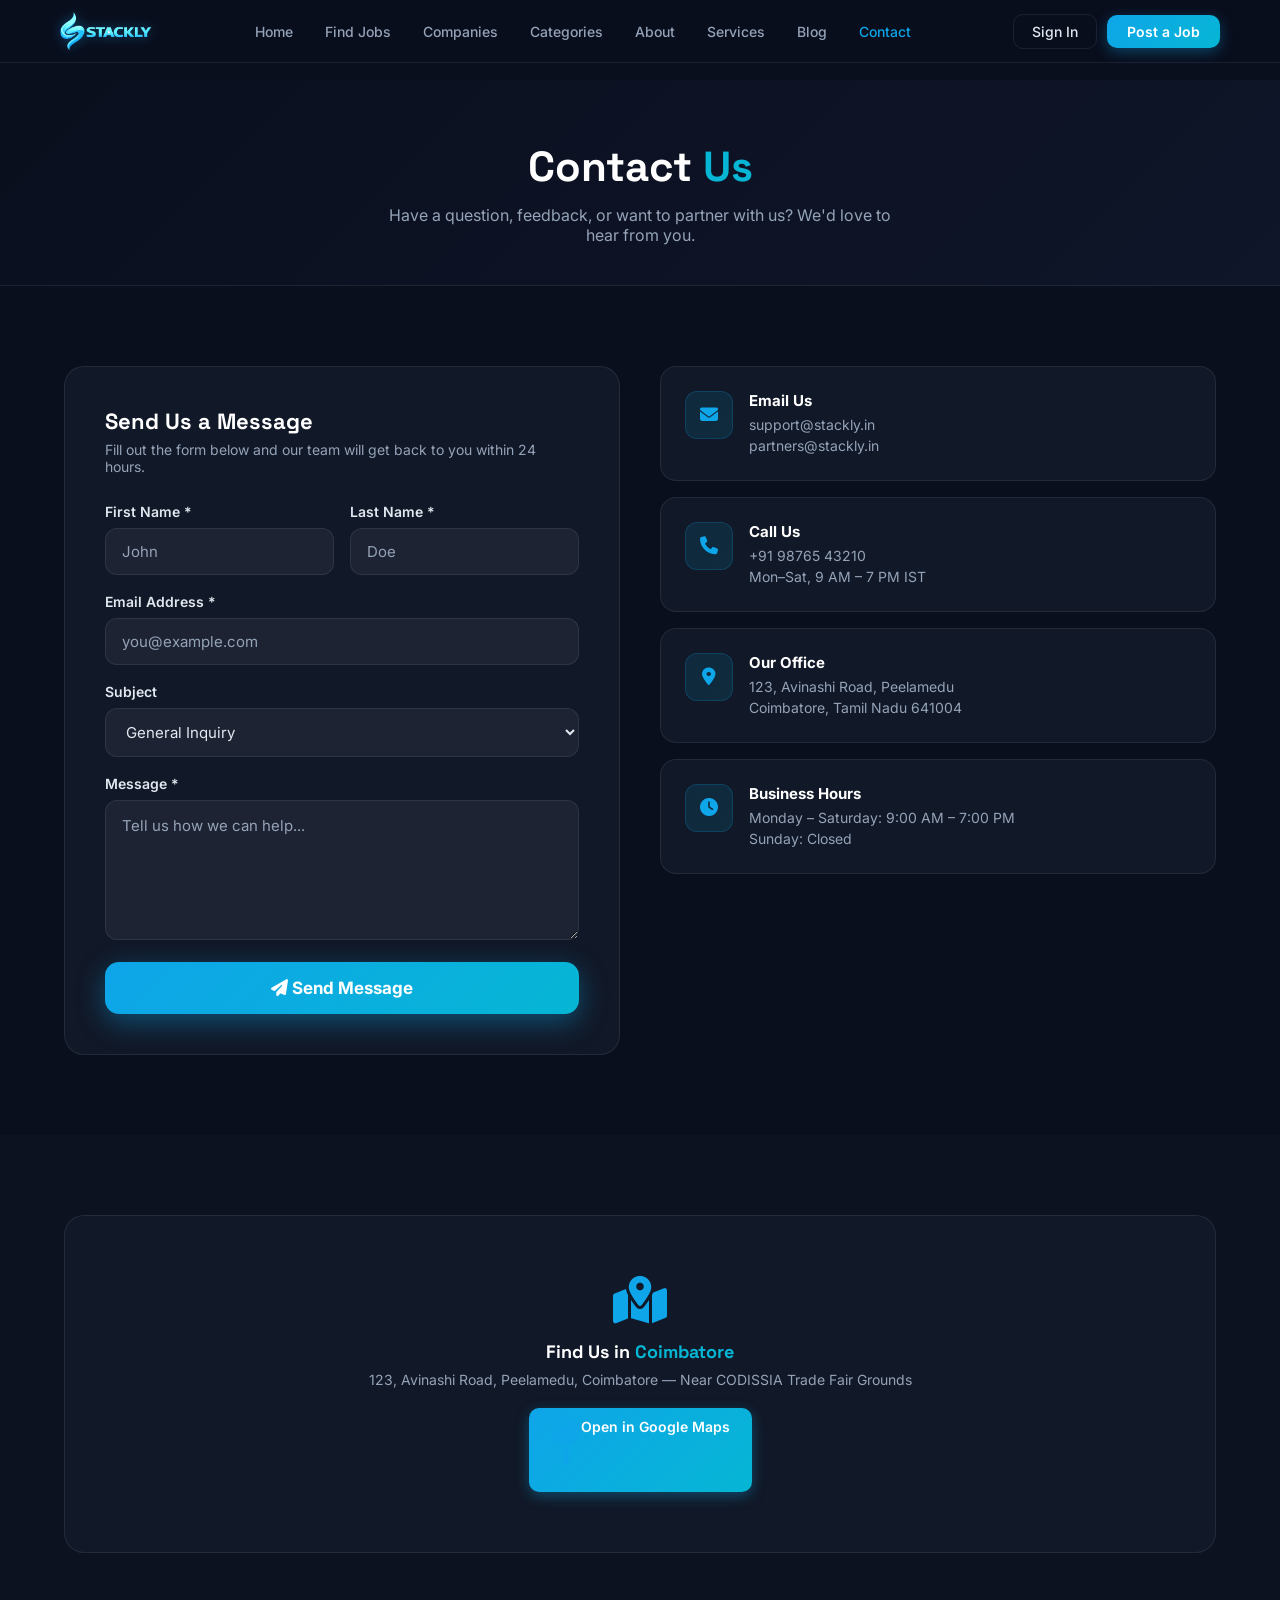
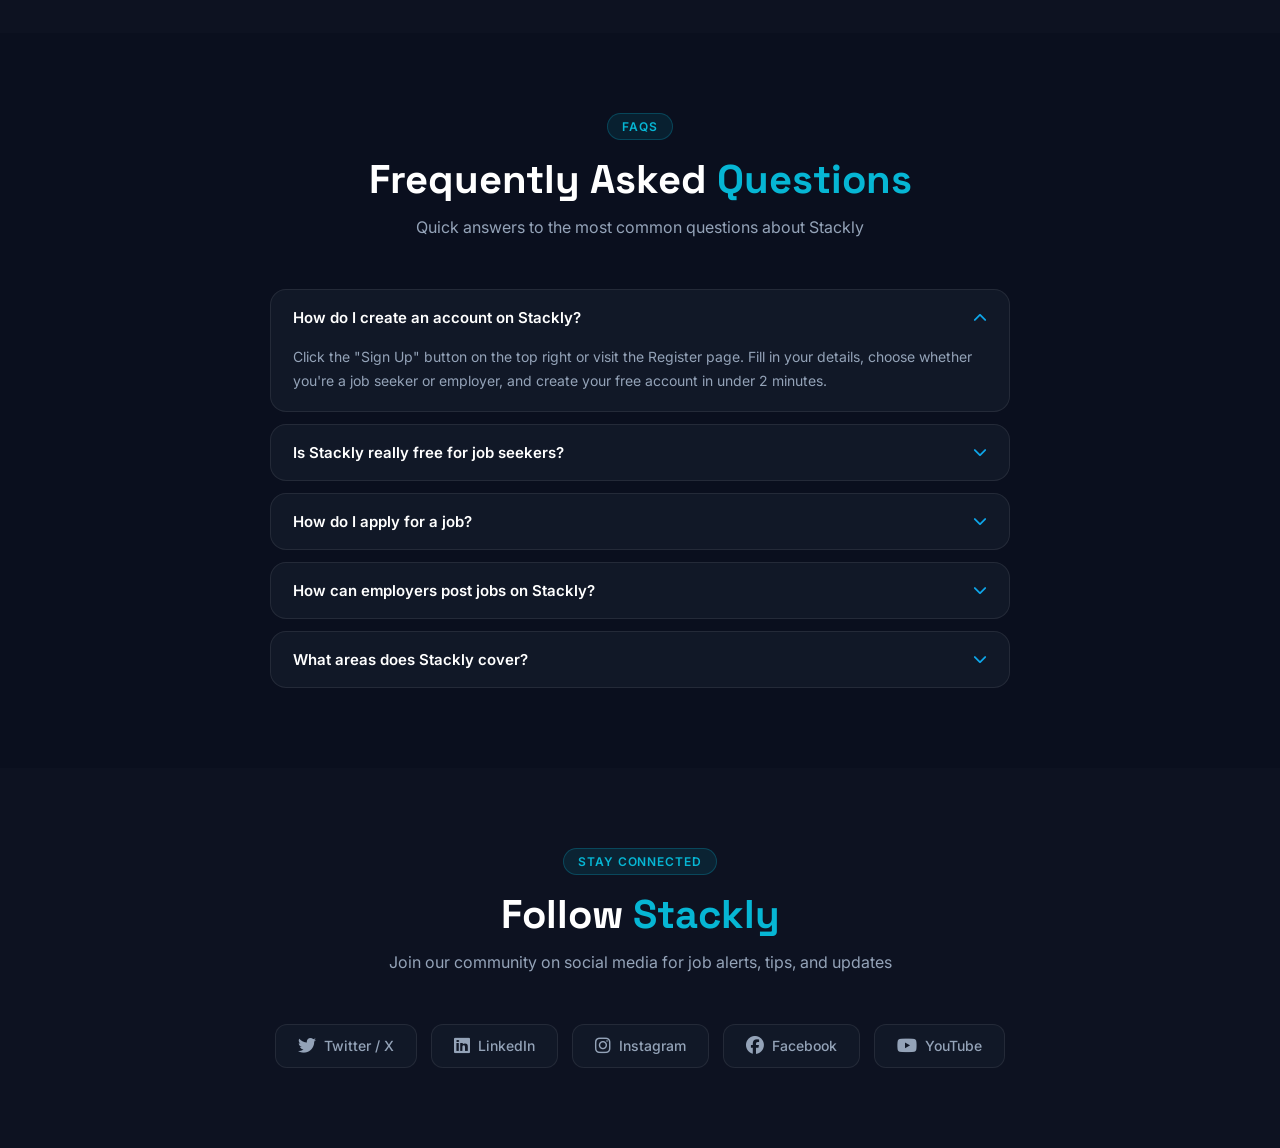
<file: contact.html>
<!DOCTYPE html>
<html lang="en">
<head>
  <meta charset="UTF-8" />
  <meta name="viewport" content="width=device-width, initial-scale=1.0" />
  <title>Contact Us | Stackly — Get in Touch</title>
  <meta name="description" content="Contact Stackly's support team. Get help with job listings, account issues, employer partnerships, or general inquiries." />
  <link rel="stylesheet" href="assets/css/style.css" />
  <link href="https://fonts.googleapis.com/css2?family=Inter:wght@300;400;500;600;700;800;900&family=Space+Grotesk:wght@400;500;600;700&display=swap" rel="stylesheet" />
  <link rel="stylesheet" href="https://cdnjs.cloudflare.com/ajax/libs/font-awesome/6.5.0/css/all.min.css" />
  <style>
    .page-wrapper { padding-top: 80px; min-height: 100vh; }
    .page-hero { background: linear-gradient(135deg, var(--dark) 0%, var(--dark2) 100%); padding: 60px 0 40px; border-bottom: 1px solid var(--border); text-align: center; }
    .page-hero h1 { font-family: 'Space Grotesk', sans-serif; font-size: clamp(28px,5vw,42px); font-weight: 700; color: #fff; margin-bottom: 12px; }
    .page-hero p { color: var(--text-muted); font-size: 16px; max-width: 520px; margin: 0 auto; }

    .section-pad { padding: 80px 0; }
    .alt-bg { background: rgba(255,255,255,0.01); }

    .contact-layout { display: grid; grid-template-columns: 1fr 1fr; gap: 40px; align-items: start; }
    @media(max-width:768px){ .contact-layout { grid-template-columns: 1fr; } }

    .contact-form-card { background: var(--card-bg); border: 1px solid var(--border); border-radius: 20px; padding: 40px; }
    .contact-form-card h3 { font-family: 'Space Grotesk', sans-serif; font-size: 22px; font-weight: 700; color: #fff; margin-bottom: 6px; }
    .contact-form-card .form-sub { color: var(--text-muted); font-size: 14px; margin-bottom: 28px; }
    .form-grid-2 { display: grid; grid-template-columns: 1fr 1fr; gap: 16px; }
    @media(max-width:480px){ .form-grid-2 { grid-template-columns: 1fr; } }
    .form-group { margin-bottom: 18px; }
    .form-group label { display: block; font-size: 14px; font-weight: 600; color: var(--text); margin-bottom: 8px; }
    .form-group input, .form-group select, .form-group textarea {
      width: 100%; padding: 13px 16px; background: rgba(255,255,255,0.05);
      border: 1px solid var(--border); border-radius: 12px; color: var(--text);
      font-size: 15px; font-family: 'Inter', sans-serif; outline: none; transition: border-color 0.2s;
    }
    .form-group input:focus, .form-group select:focus, .form-group textarea:focus { border-color: var(--primary); background: rgba(14,165,233,0.06); }
    .form-group input::placeholder, .form-group textarea::placeholder { color: var(--text-muted); }
    .form-group select option { background: #1e293b; }
    .form-group textarea { min-height: 140px; resize: vertical; line-height: 1.6; }

    .contact-info-cards { display: flex; flex-direction: column; gap: 16px; }
    .info-card { background: var(--card-bg); border: 1px solid var(--border); border-radius: 16px; padding: 24px; display: flex; align-items: flex-start; gap: 16px; transition: all 0.3s; }
    .info-card:hover { border-color: rgba(14,165,233,0.35); transform: translateY(-2px); }
    .info-icon { width: 48px; height: 48px; border-radius: 12px; background: var(--gradient-soft); border: 1px solid rgba(14,165,233,0.2); display: flex; align-items: center; justify-content: center; font-size: 18px; color: var(--primary); flex-shrink: 0; }
    .info-text h4 { font-size: 15px; font-weight: 700; color: #fff; margin-bottom: 4px; }
    .info-text p, .info-text a { font-size: 14px; color: var(--text-muted); line-height: 1.5; text-decoration: none; display: block; }
    .info-text a:hover { color: var(--primary); }

    .map-placeholder { background: var(--card-bg); border: 1px solid var(--border); border-radius: 20px; padding: 60px 30px; text-align: center; }
    .map-placeholder i { font-size: 48px; color: var(--primary); margin-bottom: 16px; }
    .map-placeholder h4 { font-family: 'Space Grotesk', sans-serif; font-size: 18px; color: #fff; margin-bottom: 8px; }
    .map-placeholder p { color: var(--text-muted); font-size: 14px; }

    .faq-grid { max-width: 740px; margin: 0 auto; display: flex; flex-direction: column; gap: 12px; }
    .faq-item { background: var(--card-bg); border: 1px solid var(--border); border-radius: 16px; overflow: hidden; cursor: pointer; transition: border-color 0.2s; }
    .faq-item:hover { border-color: rgba(14,165,233,0.3); }
    .faq-q { padding: 18px 22px; display: flex; justify-content: space-between; align-items: center; font-weight: 600; color: #fff; font-size: 15px; }
    .faq-q i { color: var(--primary); transition: transform 0.2s; font-size: 14px; }
    .faq-item.open .faq-q i { transform: rotate(180deg); }
    .faq-a { max-height: 0; overflow: hidden; transition: max-height 0.3s ease, padding 0.3s ease; padding: 0 22px; }
    .faq-item.open .faq-a { max-height: 200px; padding: 0 22px 18px; }
    .faq-a p { color: var(--text-muted); font-size: 14px; line-height: 1.7; }

    .social-contact-links { display: flex; gap: 14px; justify-content: center; flex-wrap: wrap; }
    .social-contact-link { display: flex; align-items: center; gap: 8px; padding: 12px 22px; background: var(--card-bg); border: 1px solid var(--border); border-radius: 12px; color: var(--text-muted); text-decoration: none; font-size: 14px; font-weight: 500; transition: all 0.2s; }
    .social-contact-link:hover { border-color: var(--primary); color: var(--primary); background: rgba(14,165,233,0.06); }
    .social-contact-link i { font-size: 18px; }
  </style>
</head>
<body>
  <nav class="navbar" id="navbar">
    <div class="nav-container">
      <a href="index.html" class="nav-logo"><img src="assets/images/logo.webp" alt="Stackly" class="nav-logo-img" /></a>
      <ul class="nav-links">
        <li><a href="index.html">Home</a></li>
        <li><a href="jobs.html">Find Jobs</a></li>
        <li><a href="companies.html">Companies</a></li>
        <li><a href="categories.html">Categories</a></li>
        <li><a href="about.html">About</a></li>
        <li><a href="services.html">Services</a></li>
        <li><a href="blog.html">Blog</a></li>
        <li><a href="contact.html" style="color:var(--primary)">Contact</a></li>
      </ul>
      <div class="nav-actions">
        <a href="signin.html" class="btn-outline">Sign In</a>
        <a href="post-job.html" class="btn-primary">Post a Job</a>
      </div>
      <button class="hamburger" onclick="document.getElementById('mobileMenu').classList.add('open'); document.body.style.overflow='hidden';">
        <i class="fa-solid fa-bars"></i>
      </button>
    </div>
  </nav>
  <!-- MOBILE MENU -->
  <div class="mobile-menu" id="mobileMenu">
    <div class="mobile-menu-header">
      <a href="index.html" class="mob-logo"><img src="assets/images/logo.webp" alt="Stackly" /></a>
      <button class="mobile-menu-close" onclick="this.closest('.mobile-menu').classList.remove('open'); document.body.style.overflow='';"><i class="fa-solid fa-xmark"></i></button>
    </div>
    <ul>
      <li><a href="index.html"><i class="fa-solid fa-house"></i> Home</a></li>
      <li><a href="jobs.html"><i class="fa-solid fa-magnifying-glass"></i> Find Jobs</a></li>
      <li><a href="companies.html"><i class="fa-solid fa-building"></i> Companies</a></li>
      <li><a href="categories.html"><i class="fa-solid fa-layer-group"></i> Categories</a></li>
      <li><a href="about.html"><i class="fa-solid fa-info-circle"></i> About</a></li>
      <li><a href="services.html"><i class="fa-solid fa-briefcase"></i> Services</a></li>
      <li><a href="blog.html"><i class="fa-solid fa-newspaper"></i> Blog</a></li>
      <li><a href="contact.html"><i class="fa-solid fa-envelope"></i> Contact</a></li>
      <li><a href="index.html#how-it-works"><i class="fa-solid fa-circle-info"></i> How It Works</a></li>
      <li><a href="index.html#testimonials"><i class="fa-solid fa-star"></i> Reviews</a></li>
    </ul>
    <div class="mobile-menu-footer">
      <a href="signin.html" class="mob-signin"><i class="fa-solid fa-right-to-bracket"></i> Sign In</a>
      <a href="register.html" class="mob-signup"><i class="fa-solid fa-user-plus"></i> Sign Up</a>
      <a href="post-job.html" class="mob-post"><i class="fa-solid fa-plus"></i> Post a Job</a>
      <button class="mob-logout" onclick="localStorage.removeItem('stackly_user_name'); window.location.href='index.html';"><i class="fa-solid fa-right-from-bracket"></i> Logout</button>
    </div>
  </div>

  <div class="page-wrapper">
    <!-- SECTION 1: HERO -->
    <div class="page-hero">
      <div class="container">
        <h1>Contact <span class="accent">Us</span></h1>
        <p>Have a question, feedback, or want to partner with us? We'd love to hear from you.</p>
      </div>
    </div>

    <!-- SECTION 2: FORM + INFO -->
    <div class="section-pad">
      <div class="container">
        <div class="contact-layout">
          <div class="contact-form-card">
            <h3>Send Us a Message</h3>
            <p class="form-sub">Fill out the form below and our team will get back to you within 24 hours.</p>
            <div class="form-grid-2">
              <div class="form-group"><label>First Name *</label><input type="text" placeholder="John" id="contactFname" /></div>
              <div class="form-group"><label>Last Name *</label><input type="text" placeholder="Doe" id="contactLname" /></div>
            </div>
            <div class="form-group"><label>Email Address *</label><input type="email" placeholder="you@example.com" id="contactEmail" /></div>
            <div class="form-group">
              <label>Subject</label>
              <select id="contactSubject">
                <option>General Inquiry</option>
                <option>Job Listing Support</option>
                <option>Account Assistance</option>
                <option>Employer Partnership</option>
                <option>Career Advice</option>
                <option>Report an Issue</option>
                <option>Other</option>
              </select>
            </div>
            <div class="form-group"><label>Message *</label><textarea placeholder="Tell us how we can help..." id="contactMessage"></textarea></div>
            <button class="btn-submit" style="width:100%;padding:16px;background:var(--gradient);border:none;border-radius:14px;color:#fff;font-size:17px;font-weight:700;font-family:'Inter',sans-serif;cursor:pointer;box-shadow:0 8px 28px rgba(14,165,233,0.4);transition:all 0.2s;" onclick="handleContactSubmit()">
              <i class="fa-solid fa-paper-plane"></i> Send Message
            </button>
          </div>

          <div class="contact-info-cards">
            <div class="info-card">
              <div class="info-icon"><i class="fa-solid fa-envelope"></i></div>
              <div class="info-text">
                <h4>Email Us</h4>
                <a href="mailto:support@stackly.in">support@stackly.in</a>
                <a href="mailto:partners@stackly.in">partners@stackly.in</a>
              </div>
            </div>
            <div class="info-card">
              <div class="info-icon"><i class="fa-solid fa-phone"></i></div>
              <div class="info-text">
                <h4>Call Us</h4>
                <p>+91 98765 43210</p>
                <p>Mon–Sat, 9 AM – 7 PM IST</p>
              </div>
            </div>
            <div class="info-card">
              <div class="info-icon"><i class="fa-solid fa-location-dot"></i></div>
              <div class="info-text">
                <h4>Our Office</h4>
                <p>123, Avinashi Road, Peelamedu</p>
                <p>Coimbatore, Tamil Nadu 641004</p>
              </div>
            </div>
            <div class="info-card">
              <div class="info-icon"><i class="fa-solid fa-clock"></i></div>
              <div class="info-text">
                <h4>Business Hours</h4>
                <p>Monday – Saturday: 9:00 AM – 7:00 PM</p>
                <p>Sunday: Closed</p>
              </div>
            </div>
          </div>
        </div>
      </div>
    </div>

    <!-- SECTION 3: MAP -->
    <div class="section-pad alt-bg">
      <div class="container">
        <div class="map-placeholder">
          <i class="fa-solid fa-map-location-dot"></i>
          <h4>Find Us in <span class="accent">Coimbatore</span></h4>
          <p>123, Avinashi Road, Peelamedu, Coimbatore — Near CODISSIA Trade Fair Grounds</p>
          <div style="margin-top:20px;">
            <a href="https://maps.google.com" target="_blank" class="btn-primary" style="display:inline-flex;padding:10px 22px;font-size:14px;text-decoration:none;"><i class="fa-solid fa-map-pin"></i> Open in Google Maps</a>
          </div>
        </div>
      </div>
    </div>

    <!-- SECTION 4: FAQ -->
    <div class="section-pad">
      <div class="container">
        <div class="section-header">
          <div class="section-badge">FAQs</div>
          <h2>Frequently Asked <span class="accent">Questions</span></h2>
          <p>Quick answers to the most common questions about Stackly</p>
        </div>
        <div class="faq-grid">
          <div class="faq-item open" onclick="toggleFaq(this)">
            <div class="faq-q">How do I create an account on Stackly? <i class="fa-solid fa-chevron-down"></i></div>
            <div class="faq-a"><p>Click the "Sign Up" button on the top right or visit the Register page. Fill in your details, choose whether you're a job seeker or employer, and create your free account in under 2 minutes.</p></div>
          </div>
          <div class="faq-item" onclick="toggleFaq(this)">
            <div class="faq-q">Is Stackly really free for job seekers? <i class="fa-solid fa-chevron-down"></i></div>
            <div class="faq-a"><p>Absolutely! Creating a profile, browsing jobs, and applying are completely free for job seekers. You only pay if you choose to post a job as an employer.</p></div>
          </div>
          <div class="faq-item" onclick="toggleFaq(this)">
            <div class="faq-q">How do I apply for a job? <i class="fa-solid fa-chevron-down"></i></div>
            <div class="faq-a"><p>Once you find a job you're interested in, click the "Apply Now" button. You can apply using your saved profile and resume with just one click, or fill out a detailed application form.</p></div>
          </div>
          <div class="faq-item" onclick="toggleFaq(this)">
            <div class="faq-q">How can employers post jobs on Stackly? <i class="fa-solid fa-chevron-down"></i></div>
            <div class="faq-a"><p>Visit the "Post a Job" page, fill in your job details, select a plan, and publish. Your job will go live after a quick verification — usually within a few hours.</p></div>
          </div>
          <div class="faq-item" onclick="toggleFaq(this)">
            <div class="faq-q">What areas does Stackly cover? <i class="fa-solid fa-chevron-down"></i></div>
            <div class="faq-a"><p>Stackly currently focuses on Coimbatore and nearby cities including Tirupur, Erode, Salem, and Pollachi. We're expanding to more cities across Tamil Nadu soon.</p></div>
          </div>
        </div>
      </div>
    </div>

    <!-- SECTION 5: SOCIAL CONNECT -->
    <div class="section-pad alt-bg">
      <div class="container">
        <div class="section-header">
          <div class="section-badge">Stay Connected</div>
          <h2>Follow <span class="accent">Stackly</span></h2>
          <p>Join our community on social media for job alerts, tips, and updates</p>
        </div>
        <div class="social-contact-links">
          <a href="#" class="social-contact-link"><i class="fa-brands fa-twitter"></i> Twitter / X</a>
          <a href="#" class="social-contact-link"><i class="fa-brands fa-linkedin"></i> LinkedIn</a>
          <a href="#" class="social-contact-link"><i class="fa-brands fa-instagram"></i> Instagram</a>
          <a href="#" class="social-contact-link"><i class="fa-brands fa-facebook"></i> Facebook</a>
          <a href="#" class="social-contact-link"><i class="fa-brands fa-youtube"></i> YouTube</a>
        </div>
      </div>
    </div>
  </div>

  <script>
    (function() {
      const name = localStorage.getItem('stackly_user_name');
      const signin = document.querySelector('.nav-actions a[href="signin.html"]');
      const mobSignin = document.querySelector('.mob-signin');
      const mobSignup = document.querySelector('.mob-signup');
      const mobLogout = document.querySelector('.mob-logout');
      if (name) {
        if (signin) { signin.textContent = 'Hi, ' + name; signin.href = 'welcome.html'; }
        if (mobSignin) mobSignin.style.display = 'none';
        if (mobSignup) mobSignup.style.display = 'none';
      } else if (mobLogout) { mobLogout.style.display = 'none'; }
    })();
    window.addEventListener('scroll', function() {
      document.getElementById('navbar').classList.toggle('scrolled', window.scrollY > 40);
    });
    function handleContactSubmit() {
      const fname = document.getElementById('contactFname').value.trim();
      const email = document.getElementById('contactEmail').value.trim();
      const msg = document.getElementById('contactMessage').value.trim();
      if (!fname || !email || !msg) { alert('Please fill in all required fields.'); return; }
      alert('Thank you for reaching out, ' + fname + '! Our team will respond within 24 hours.');
    }
    function toggleFaq(el) {
      el.classList.toggle('open');
    }
  </script>
</body>
</html>
</file>
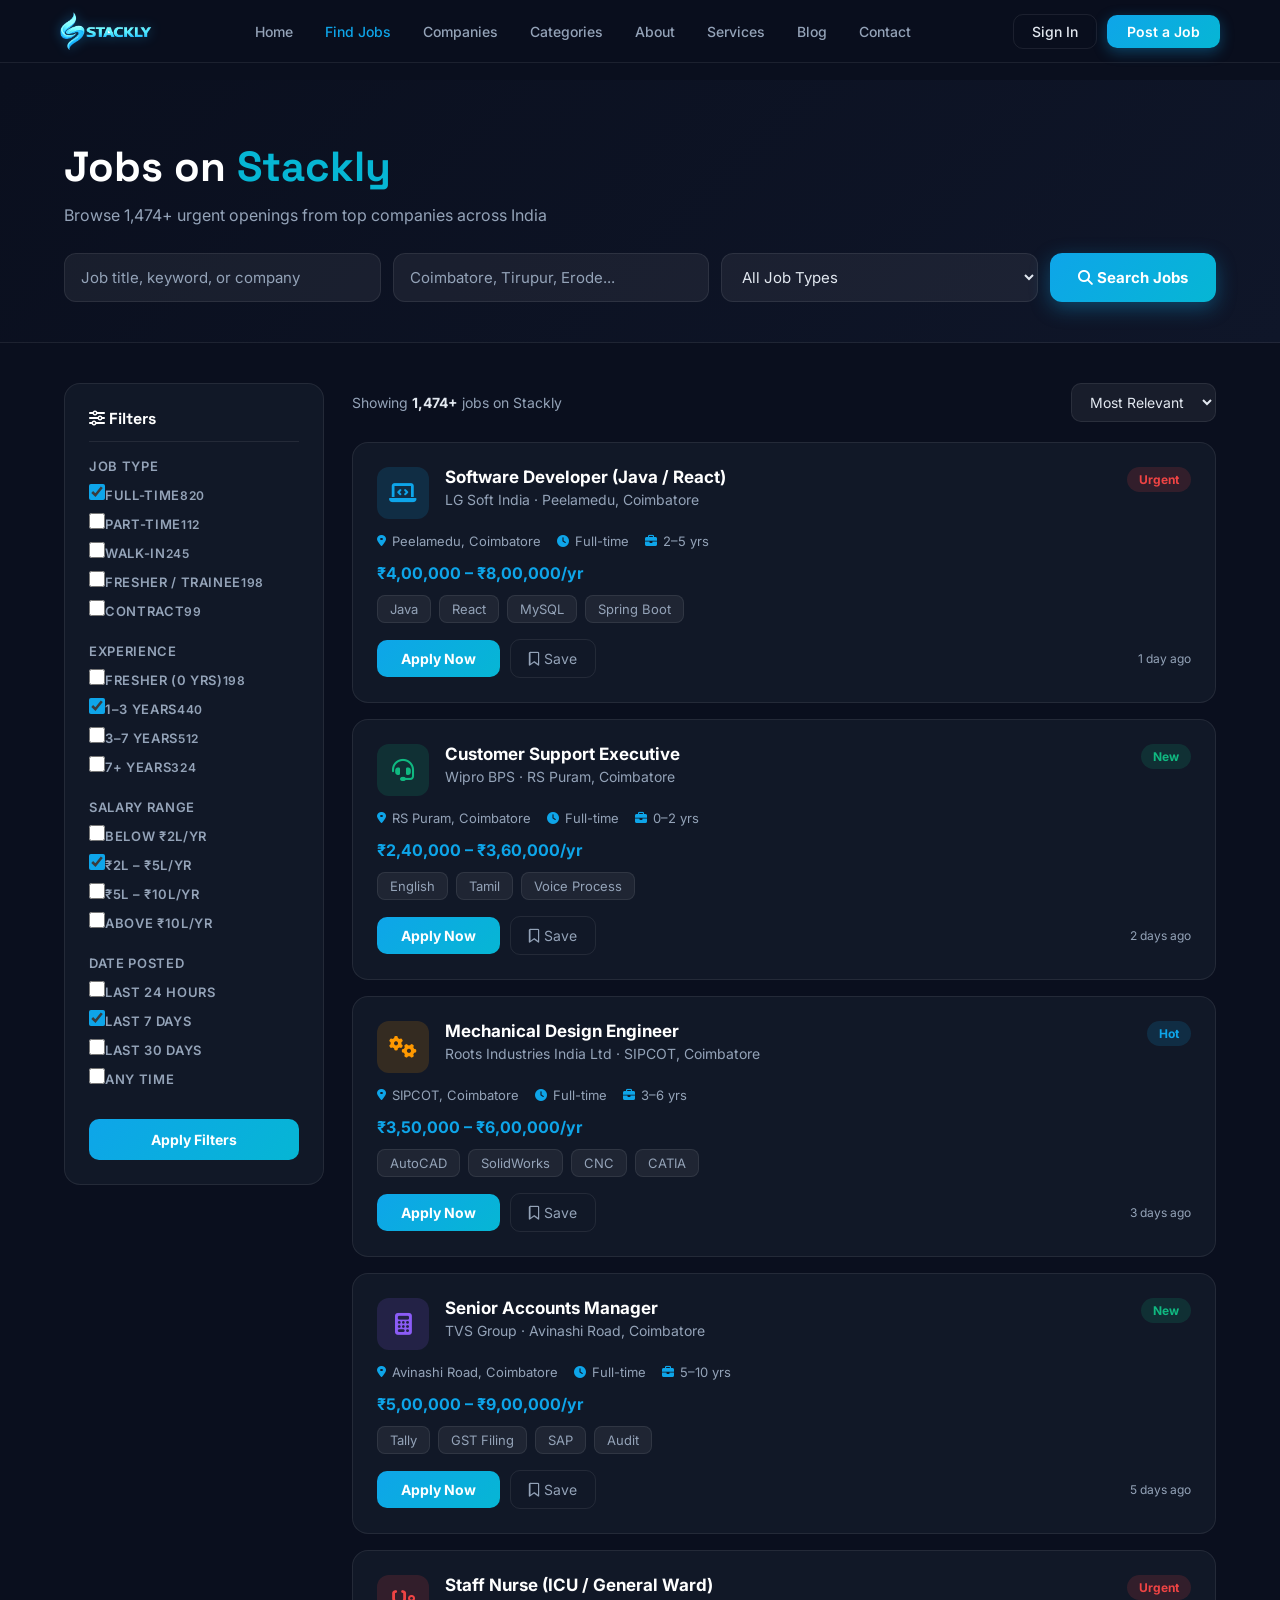
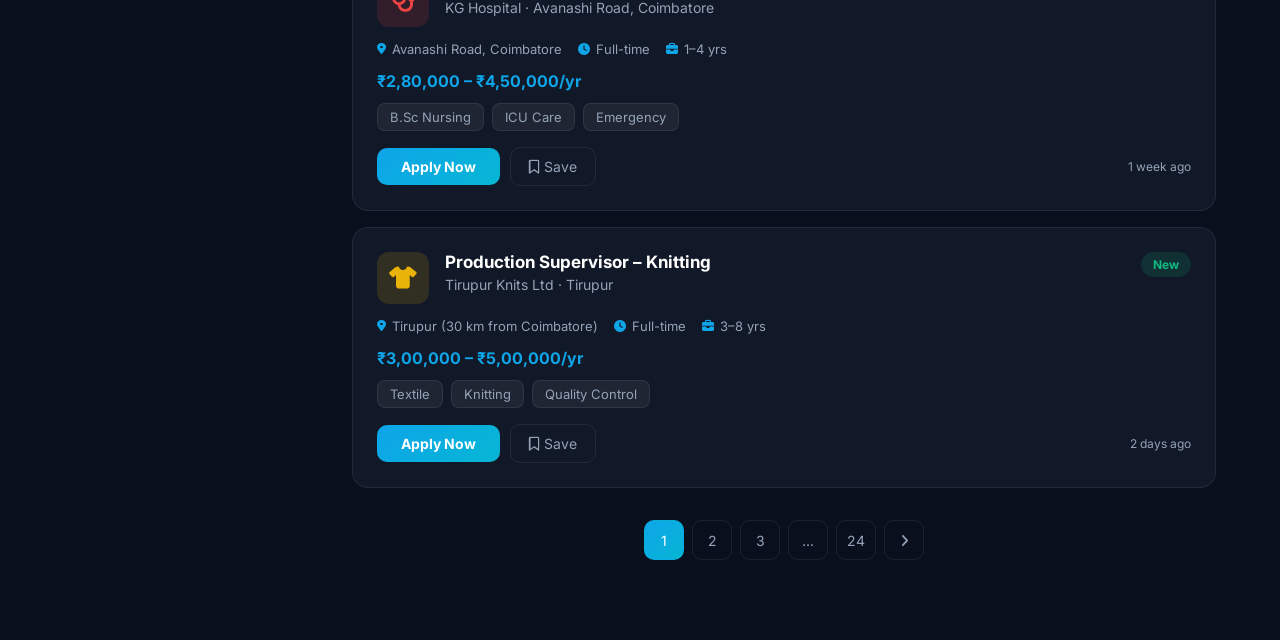
<file: jobs.html>
<!DOCTYPE html>
<html lang="en">
<head>
  <meta charset="UTF-8" />
  <meta name="viewport" content="width=device-width, initial-scale=1.0" />
  <title>1,474+ Urgent Job Openings | Stackly</title>
  <link rel="stylesheet" href="assets/css/style.css" />
  <link href="https://fonts.googleapis.com/css2?family=Inter:wght@300;400;500;600;700;800;900&family=Space+Grotesk:wght@400;500;600;700&display=swap" rel="stylesheet" />
  <link rel="stylesheet" href="https://cdnjs.cloudflare.com/ajax/libs/font-awesome/6.5.0/css/all.min.css" />
  <style>
    .page-wrapper { padding-top: 80px; min-height: 100vh; }
    .page-hero { background: linear-gradient(135deg, var(--dark) 0%, var(--dark2) 100%); padding: 60px 0 40px; border-bottom: 1px solid var(--border); }
    .page-hero h1 { font-family: 'Space Grotesk', sans-serif; font-size: clamp(28px,5vw,42px); font-weight: 700; color:#fff; margin-bottom: 12px; }
    .page-hero p { color: var(--text-muted); font-size: 16px; }
    .search-bar-full { display: flex; gap: 12px; margin-top: 28px; flex-wrap: wrap; }
    .search-bar-full input, .search-bar-full select { flex: 1; min-width: 160px; padding: 13px 16px; background: rgba(255,255,255,0.06); border: 1px solid var(--border); border-radius: 12px; color: var(--text); font-size: 15px; font-family: 'Inter', sans-serif; outline: none; transition: border-color 0.2s; }
    .search-bar-full input:focus, .search-bar-full select:focus { border-color: var(--primary); }
    .search-bar-full input::placeholder { color: var(--text-muted); }
    .search-bar-full select option { background: #1e293b; }
    .search-bar-full button { padding: 13px 28px; background: var(--gradient); border: none; border-radius: 12px; color: #fff; font-size: 15px; font-weight: 700; font-family: 'Inter', sans-serif; cursor: pointer; white-space: nowrap; box-shadow: 0 6px 20px rgba(14,165,233,0.35); transition: all 0.2s; }
    .search-bar-full button:hover { opacity: 0.9; transform: translateY(-1px); }
    .jobs-layout { display: grid; grid-template-columns: 260px 1fr; gap: 28px; padding: 40px 0 80px; align-items: start; }
    @media(max-width:768px){ .jobs-layout { grid-template-columns: 1fr; } .sidebar { display: none; } }
    .sidebar { background: var(--card-bg); border: 1px solid var(--border); border-radius: 16px; padding: 24px; position: sticky; top: 90px; }
    .sidebar h4 { font-family: 'Space Grotesk', sans-serif; font-size: 16px; font-weight: 700; color: #fff; margin-bottom: 16px; padding-bottom: 12px; border-bottom: 1px solid var(--border); }
    .filter-group { margin-bottom: 24px; }
    .filter-group label { display: block; font-size: 13px; font-weight: 600; color: var(--text-muted); margin-bottom: 10px; text-transform: uppercase; letter-spacing: 0.05em; }
    .filter-check { display: flex; align-items: center; gap: 10px; margin-bottom: 10px; font-size: 14px; color: var(--text); cursor: pointer; }
    .filter-check input { accent-color: var(--primary); width: 16px; height: 16px; }
    .filter-check span { flex: 1; }
    .filter-check small { color: var(--text-muted); font-size: 12px; }
    .btn-filter { width: 100%; padding: 12px; background: var(--gradient); border: none; border-radius: 10px; color: #fff; font-size: 14px; font-weight: 700; font-family: 'Inter', sans-serif; cursor: pointer; margin-top: 8px; }
    .jobs-top { display: flex; justify-content: space-between; align-items: center; margin-bottom: 20px; flex-wrap: wrap; gap: 12px; }
    .results-count { color: var(--text-muted); font-size: 14px; }
    .results-count strong { color: var(--text); }
    .sort-select { padding: 9px 14px; background: rgba(255,255,255,0.06); border: 1px solid var(--border); border-radius: 10px; color: var(--text); font-size: 14px; font-family: 'Inter', sans-serif; outline: none; }
    .sort-select option { background: #1e293b; }
    .job-card { background: var(--card-bg); border: 1px solid var(--border); border-radius: 16px; padding: 24px; margin-bottom: 16px; transition: all 0.2s; }
    .job-card:hover { border-color: rgba(14,165,233,0.4); transform: translateY(-2px); box-shadow: 0 8px 32px rgba(0,0,0,0.4); }
    .jc-top { display: flex; align-items: flex-start; gap: 16px; margin-bottom: 14px; }
    .jc-logo { width: 52px; height: 52px; border-radius: 12px; display: flex; align-items: center; justify-content: center; font-size: 22px; flex-shrink: 0; }
    .jc-logo.it { background: rgba(14,165,233,0.15); color: #0ea5e9; }
    .jc-logo.mfg { background: rgba(255,153,0,0.15); color: #FF9900; }
    .jc-logo.bpo { background: rgba(16,185,129,0.15); color: #10B981; }
    .jc-logo.health { background: rgba(239,68,68,0.15); color: #EF4444; }
    .jc-logo.finance { background: rgba(139,92,246,0.15); color: #8B5CF6; }
    .jc-logo.textile { background: rgba(234,179,8,0.15); color: #EAB308; }
    .jc-info { flex: 1; }
    .jc-info h3 { font-size: 17px; font-weight: 700; color: #fff; margin-bottom: 4px; }
    .jc-info p { color: var(--text-muted); font-size: 14px; }
    .jc-badge { padding: 5px 12px; border-radius: 20px; font-size: 12px; font-weight: 700; background: rgba(14,165,233,0.15); color: var(--primary); flex-shrink: 0; }
    .jc-badge.new-badge { background: rgba(16,185,129,0.15); color: #10B981; }
    .jc-badge.urgent { background: rgba(239,68,68,0.15); color: #EF4444; }
    .jc-meta { display: flex; gap: 16px; flex-wrap: wrap; margin-bottom: 14px; }
    .jc-meta span { display: flex; align-items: center; gap: 6px; font-size: 13px; color: var(--text-muted); }
    .jc-meta span i { color: var(--primary); font-size: 12px; }
    .jc-salary { font-size: 16px; font-weight: 700; color: var(--primary); margin-bottom: 12px; }
    .jc-tags { display: flex; gap: 8px; flex-wrap: wrap; margin-bottom: 16px; }
    .jc-tags span { padding: 5px 12px; background: rgba(255,255,255,0.06); border: 1px solid var(--border); border-radius: 8px; font-size: 13px; color: var(--text-muted); }
    .jc-actions { display: flex; gap: 10px; align-items: center; }
    .btn-apply-now { padding: 10px 24px; background: var(--gradient); border: none; border-radius: 10px; color: #fff; font-size: 14px; font-weight: 700; font-family: 'Inter', sans-serif; cursor: pointer; transition: all 0.2s; text-decoration: none; }
    .btn-apply-now:hover { opacity: 0.9; transform: translateY(-1px); }
    .btn-save { padding: 10px 18px; background: transparent; border: 1px solid var(--border); border-radius: 10px; color: var(--text-muted); font-size: 14px; cursor: pointer; transition: all 0.2s; font-family: 'Inter', sans-serif; }
    .btn-save:hover { border-color: var(--primary); color: var(--primary); }
    .time-ago { margin-left: auto; font-size: 12px; color: var(--text-muted); }
    .pagination { display: flex; align-items: center; justify-content: center; gap: 8px; margin-top: 32px; }
    .pg-btn { width: 40px; height: 40px; border-radius: 10px; border: 1px solid var(--border); background: transparent; color: var(--text-muted); cursor: pointer; font-family: 'Inter', sans-serif; font-size: 14px; transition: all 0.2s; }
    .pg-btn:hover, .pg-btn.active { background: var(--gradient); color: #fff; border-color: transparent; }
  </style>
</head>
<body>
  <nav class="navbar" id="navbar">
    <div class="nav-container">
      <a href="index.html" class="nav-logo"><img src="assets/images/logo.webp" alt="Stackly" class="nav-logo-img" /></a>
      <ul class="nav-links">
        <li><a href="index.html">Home</a></li>
        <li><a href="jobs.html" style="color:var(--primary)">Find Jobs</a></li>
        <li><a href="companies.html">Companies</a></li>
        <li><a href="categories.html">Categories</a></li>
        <li><a href="about.html">About</a></li>
        <li><a href="services.html">Services</a></li>
        <li><a href="blog.html">Blog</a></li>
        <li><a href="contact.html">Contact</a></li>
      </ul>
      <div class="nav-actions">
        <a href="signin.html" class="btn-outline">Sign In</a>
        <a href="post-job.html" class="btn-primary">Post a Job</a>
      </div>
      <button class="hamburger" onclick="var m=document.getElementById('mobileMenu'); m.classList.add('open'); document.body.style.overflow='hidden';">
        <i class="fa-solid fa-bars"></i>
      </button>
    </div>
  </nav>
  <!-- MOBILE MENU -->
  <div class="mobile-menu" id="mobileMenu">
    <div class="mobile-menu-header">
      <a href="index.html" class="mob-logo">
        <img src="assets/images/logo.webp" alt="Stackly" />
      </a>
      <button class="mobile-menu-close" onclick="this.closest('.mobile-menu').classList.remove('open'); document.body.style.overflow='';">
        <i class="fa-solid fa-xmark"></i>
      </button>
    </div>
    <ul>
      <li><a href="index.html"><i class="fa-solid fa-house"></i> Home</a></li>
      <li><a href="jobs.html"><i class="fa-solid fa-magnifying-glass"></i> Find Jobs</a></li>
      <li><a href="companies.html"><i class="fa-solid fa-building"></i> Companies</a></li>
      <li><a href="categories.html"><i class="fa-solid fa-layer-group"></i> Categories</a></li>
      <li><a href="about.html"><i class="fa-solid fa-info-circle"></i> About</a></li>
      <li><a href="services.html"><i class="fa-solid fa-briefcase"></i> Services</a></li>
      <li><a href="blog.html"><i class="fa-solid fa-newspaper"></i> Blog</a></li>
      <li><a href="contact.html"><i class="fa-solid fa-envelope"></i> Contact</a></li>
      <li><a href="index.html#how-it-works"><i class="fa-solid fa-circle-info"></i> How It Works</a></li>
      <li><a href="index.html#testimonials"><i class="fa-solid fa-star"></i> Reviews</a></li>
    </ul>
        <div class="mobile-menu-footer">
      <a href="signin.html" class="mob-signin"><i class="fa-solid fa-right-to-bracket"></i> Sign In</a>
      <a href="register.html" class="mob-signup"><i class="fa-solid fa-user-plus"></i> Sign Up</a>
      <a href="post-job.html" class="mob-post"><i class="fa-solid fa-plus"></i> Post a Job</a>
      <button class="mob-logout" onclick="localStorage.removeItem('stackly_user_name'); window.location.href='index.html';"><i class="fa-solid fa-right-from-bracket"></i> Logout</button>
    </div>
  </div>

  <div class="page-wrapper">
    <div class="page-hero">
      <div class="container">
        <h1>Jobs on <span class="accent">Stackly</span></h1>
        <p>Browse 1,474+ urgent openings from top companies across India</p>
        <div class="search-bar-full">
          <input type="text" placeholder="Job title, keyword, or company" id="searchInput" />
          <input type="text" placeholder="Coimbatore, Tirupur, Erode..." />
          <select id="jobTypeSelect">
            <option value="">All Job Types</option>
            <option>Full-time</option><option>Part-time</option><option>Contract</option><option>Walk-in</option><option>Internship / Fresher</option>
          </select>
          <button onclick="filterJobs()"><i class="fa-solid fa-magnifying-glass"></i> Search Jobs</button>
        </div>
      </div>
    </div>

    <div class="container">
      <div class="jobs-layout">
        <aside class="sidebar">
          <h4><i class="fa-solid fa-sliders"></i> Filters</h4>
          <div class="filter-group" data-filter="jobtype">
            <label>Job Type</label>
            <label class="filter-check"><input type="checkbox" checked /><span>Full-time</span><small>820</small></label>
            <label class="filter-check"><input type="checkbox" /><span>Part-time</span><small>112</small></label>
            <label class="filter-check"><input type="checkbox" /><span>Walk-in</span><small>245</small></label>
            <label class="filter-check"><input type="checkbox" /><span>Fresher / Trainee</span><small>198</small></label>
            <label class="filter-check"><input type="checkbox" /><span>Contract</span><small>99</small></label>
          </div>
          <div class="filter-group" data-filter="experience">
            <label>Experience</label>
            <label class="filter-check"><input type="checkbox" /><span>Fresher (0 yrs)</span><small>198</small></label>
            <label class="filter-check"><input type="checkbox" checked /><span>1–3 years</span><small>440</small></label>
            <label class="filter-check"><input type="checkbox" /><span>3–7 years</span><small>512</small></label>
            <label class="filter-check"><input type="checkbox" /><span>7+ years</span><small>324</small></label>
          </div>
          <div class="filter-group" data-filter="salary">
            <label>Salary Range</label>
            <label class="filter-check"><input type="checkbox" /><span>Below ₹2L/yr</span></label>
            <label class="filter-check"><input type="checkbox" checked /><span>₹2L – ₹5L/yr</span></label>
            <label class="filter-check"><input type="checkbox" /><span>₹5L – ₹10L/yr</span></label>
            <label class="filter-check"><input type="checkbox" /><span>Above ₹10L/yr</span></label>
          </div>
          <div class="filter-group" data-filter="date">
            <label>Date Posted</label>
            <label class="filter-check"><input type="checkbox" /><span>Last 24 hours</span></label>
            <label class="filter-check"><input type="checkbox" checked /><span>Last 7 days</span></label>
            <label class="filter-check"><input type="checkbox" /><span>Last 30 days</span></label>
            <label class="filter-check"><input type="checkbox" /><span>Any time</span></label>
          </div>
          <button class="btn-filter" onclick="this.textContent='Applying…'; setTimeout(() => { filterJobs(); this.textContent='Apply Filters'; }, 150);">Apply Filters</button>
        </aside>

        <main class="jobs-main">
          <div class="jobs-top">
            <p class="results-count">Showing <strong>1,474+</strong> jobs on Stackly</p>
            <select class="sort-select">
              <option>Most Relevant</option><option>Newest First</option><option>Highest Salary</option><option>Most Applied</option>
            </select>
          </div>

          <div id="jobsList">

            <p id="noResultsMsg" style="display:none; color: var(--text-muted); padding: 30px; text-align:center; background: var(--card-bg); border: 1px solid var(--border); border-radius: 16px;">
              <i class="fa-solid fa-magnifying-glass" style="margin-right:8px;"></i>No jobs match your filters. Try adjusting your search or filter selections.
            </p>

            <div class="job-card">
              <div class="jc-top">
                <div class="jc-logo it"><i class="fa-solid fa-laptop-code"></i></div>
                <div class="jc-info"><h3>Software Developer (Java / React)</h3><p>LG Soft India · Peelamedu, Coimbatore</p></div>
                <span class="jc-badge urgent">Urgent</span>
              </div>
              <div class="jc-meta">
                <span><i class="fa-solid fa-location-dot"></i> Peelamedu, Coimbatore</span>
                <span><i class="fa-solid fa-clock"></i> Full-time</span>
                <span><i class="fa-solid fa-briefcase"></i> 2–5 yrs</span>
              </div>
              <div class="jc-salary">₹4,00,000 – ₹8,00,000/yr</div>
              <div class="jc-tags"><span>Java</span><span>React</span><span>MySQL</span><span>Spring Boot</span></div>
              <div class="jc-actions">
                <a href="apply.html" class="btn-apply-now">Apply Now</a>
                <button class="btn-save" onclick="toggleSave(this)"><i class="fa-regular fa-bookmark"></i> Save</button>
                <span class="time-ago">1 day ago</span>
              </div>
            </div>

            <div class="job-card">
              <div class="jc-top">
                <div class="jc-logo bpo"><i class="fa-solid fa-headset"></i></div>
                <div class="jc-info"><h3>Customer Support Executive</h3><p>Wipro BPS · RS Puram, Coimbatore</p></div>
                <span class="jc-badge new-badge">New</span>
              </div>
              <div class="jc-meta">
                <span><i class="fa-solid fa-location-dot"></i> RS Puram, Coimbatore</span>
                <span><i class="fa-solid fa-clock"></i> Full-time</span>
                <span><i class="fa-solid fa-briefcase"></i> 0–2 yrs</span>
              </div>
              <div class="jc-salary">₹2,40,000 – ₹3,60,000/yr</div>
              <div class="jc-tags"><span>English</span><span>Tamil</span><span>Voice Process</span></div>
              <div class="jc-actions">
                <a href="apply.html" class="btn-apply-now">Apply Now</a>
                <button class="btn-save" onclick="toggleSave(this)"><i class="fa-regular fa-bookmark"></i> Save</button>
                <span class="time-ago">2 days ago</span>
              </div>
            </div>

            <div class="job-card">
              <div class="jc-top">
                <div class="jc-logo mfg"><i class="fa-solid fa-gears"></i></div>
                <div class="jc-info"><h3>Mechanical Design Engineer</h3><p>Roots Industries India Ltd · SIPCOT, Coimbatore</p></div>
                <span class="jc-badge">Hot</span>
              </div>
              <div class="jc-meta">
                <span><i class="fa-solid fa-location-dot"></i> SIPCOT, Coimbatore</span>
                <span><i class="fa-solid fa-clock"></i> Full-time</span>
                <span><i class="fa-solid fa-briefcase"></i> 3–6 yrs</span>
              </div>
              <div class="jc-salary">₹3,50,000 – ₹6,00,000/yr</div>
              <div class="jc-tags"><span>AutoCAD</span><span>SolidWorks</span><span>CNC</span><span>CATIA</span></div>
              <div class="jc-actions">
                <a href="apply.html" class="btn-apply-now">Apply Now</a>
                <button class="btn-save" onclick="toggleSave(this)"><i class="fa-regular fa-bookmark"></i> Save</button>
                <span class="time-ago">3 days ago</span>
              </div>
            </div>

            <div class="job-card">
              <div class="jc-top">
                <div class="jc-logo finance"><i class="fa-solid fa-calculator"></i></div>
                <div class="jc-info"><h3>Senior Accounts Manager</h3><p>TVS Group · Avinashi Road, Coimbatore</p></div>
                <span class="jc-badge new-badge">New</span>
              </div>
              <div class="jc-meta">
                <span><i class="fa-solid fa-location-dot"></i> Avinashi Road, Coimbatore</span>
                <span><i class="fa-solid fa-clock"></i> Full-time</span>
                <span><i class="fa-solid fa-briefcase"></i> 5–10 yrs</span>
              </div>
              <div class="jc-salary">₹5,00,000 – ₹9,00,000/yr</div>
              <div class="jc-tags"><span>Tally</span><span>GST Filing</span><span>SAP</span><span>Audit</span></div>
              <div class="jc-actions">
                <a href="apply.html" class="btn-apply-now">Apply Now</a>
                <button class="btn-save" onclick="toggleSave(this)"><i class="fa-regular fa-bookmark"></i> Save</button>
                <span class="time-ago">5 days ago</span>
              </div>
            </div>

            <div class="job-card">
              <div class="jc-top">
                <div class="jc-logo health"><i class="fa-solid fa-stethoscope"></i></div>
                <div class="jc-info"><h3>Staff Nurse (ICU / General Ward)</h3><p>KG Hospital · Avanashi Road, Coimbatore</p></div>
                <span class="jc-badge urgent">Urgent</span>
              </div>
              <div class="jc-meta">
                <span><i class="fa-solid fa-location-dot"></i> Avanashi Road, Coimbatore</span>
                <span><i class="fa-solid fa-clock"></i> Full-time</span>
                <span><i class="fa-solid fa-briefcase"></i> 1–4 yrs</span>
              </div>
              <div class="jc-salary">₹2,80,000 – ₹4,50,000/yr</div>
              <div class="jc-tags"><span>B.Sc Nursing</span><span>ICU Care</span><span>Emergency</span></div>
              <div class="jc-actions">
                <a href="apply.html" class="btn-apply-now">Apply Now</a>
                <button class="btn-save" onclick="toggleSave(this)"><i class="fa-regular fa-bookmark"></i> Save</button>
                <span class="time-ago">1 week ago</span>
              </div>
            </div>

            <div class="job-card">
              <div class="jc-top">
                <div class="jc-logo textile"><i class="fa-solid fa-shirt"></i></div>
                <div class="jc-info"><h3>Production Supervisor – Knitting</h3><p>Tirupur Knits Ltd · Tirupur</p></div>
                <span class="jc-badge new-badge">New</span>
              </div>
              <div class="jc-meta">
                <span><i class="fa-solid fa-location-dot"></i> Tirupur (30 km from Coimbatore)</span>
                <span><i class="fa-solid fa-clock"></i> Full-time</span>
                <span><i class="fa-solid fa-briefcase"></i> 3–8 yrs</span>
              </div>
              <div class="jc-salary">₹3,00,000 – ₹5,00,000/yr</div>
              <div class="jc-tags"><span>Textile</span><span>Knitting</span><span>Quality Control</span></div>
              <div class="jc-actions">
                <a href="apply.html" class="btn-apply-now">Apply Now</a>
                <button class="btn-save" onclick="toggleSave(this)"><i class="fa-regular fa-bookmark"></i> Save</button>
                <span class="time-ago">2 days ago</span>
              </div>
            </div>

          </div>

          <div class="pagination">
            <button class="pg-btn active" onclick="goToPage(this)">1</button>
            <button class="pg-btn" onclick="goToPage(this)">2</button>
            <button class="pg-btn" onclick="goToPage(this)">3</button>
            <button class="pg-btn">...</button>
            <button class="pg-btn" onclick="goToPage(this)">24</button>
            <button class="pg-btn" onclick="goToPage(this, true)"><i class="fa-solid fa-angle-right"></i></button>
          </div>
        </main>
      </div>
    </div>
  </div>

  <script>
    (function() {
      const name = localStorage.getItem('stackly_user_name');
      const signin = document.querySelector('.nav-actions a[href="signin.html"]');
      const mobSignin = document.querySelector('.mob-signin');
      const mobSignup = document.querySelector('.mob-signup');
      const mobLogout = document.querySelector('.mob-logout');
      if (name) {
        if (signin) { signin.textContent = 'Hi, ' + name; signin.href = 'welcome.html'; }
        if (mobSignin) mobSignin.style.display = 'none';
        if (mobSignup) mobSignup.style.display = 'none';
      } else if (mobLogout) {
        mobLogout.style.display = 'none';
      }
    })();

    window.addEventListener('scroll', function() {
      document.getElementById('navbar').classList.toggle('scrolled', window.scrollY > 40);
    });
    function getCheckedLabels(group) {
      return Array.from(group.querySelectorAll('.filter-check'))
        .filter(l => l.querySelector('input').checked)
        .map(l => l.querySelector('span').textContent.trim());
    }

    function parseRangeGeneric(text) {
      const plus = text.match(/(\d+)\s*\+/);
      if (plus) return [parseInt(plus[1]), 999];
      const nums = text.match(/\d+/g);
      if (!nums) return [0, 999];
      if (nums.length === 1) return [parseInt(nums[0]), parseInt(nums[0])];
      return [parseInt(nums[0]), parseInt(nums[1])];
    }

    function parseSalaryFromCard(text) {
      const nums = (text.replace(/,/g, '').match(/\d+/g) || []).map(Number);
      return [nums[0] || 0, nums[1] || nums[0] || 0];
    }

    function parseSalaryFromLabel(text) {
      const nums = (text.match(/\d+(\.\d+)?/g) || []).map(n => parseFloat(n) * 100000);
      if (/below/i.test(text)) return [0, nums[0]];
      if (/above/i.test(text)) return [nums[0], 1e9];
      return [nums[0], nums[1]];
    }

    function rangesOverlap(a, b) {
      return a[0] <= b[1] && b[0] <= a[1];
    }

    function parseDaysFromCard(text) {
      const nums = text.match(/\d+/);
      const n = nums ? parseInt(nums[0]) : 0;
      if (/week/i.test(text)) return n * 7;
      if (/month/i.test(text)) return n * 30;
      return n;
    }

    function maxDaysFromLabel(text) {
      if (/24 hours/i.test(text)) return 1;
      if (/7 days/i.test(text)) return 7;
      if (/30 days/i.test(text)) return 30;
      return Infinity;
    }

    function filterJobs() {
      try {
        const q = (document.getElementById('searchInput').value || '').trim().toLowerCase();

        // Use data-filter attributes for reliable group selection
        const jobtypeGroup  = document.querySelector('.filter-group[data-filter="jobtype"]');
        const expGroup      = document.querySelector('.filter-group[data-filter="experience"]');
        const salaryGroup   = document.querySelector('.filter-group[data-filter="salary"]');
        const dateGroup     = document.querySelector('.filter-group[data-filter="date"]');

        const jobTypes   = jobtypeGroup ? getCheckedLabels(jobtypeGroup) : [];
        const experiences = expGroup    ? getCheckedLabels(expGroup)     : [];
        const salaries   = salaryGroup  ? getCheckedLabels(salaryGroup)  : [];
        const dates      = dateGroup    ? getCheckedLabels(dateGroup)    : [];

        // Also include dropdown value from hero search bar
        const heroType = document.getElementById('jobTypeSelect') ? document.getElementById('jobTypeSelect').value : '';
        if (heroType) jobTypes.push(heroType === 'Internship / Fresher' ? 'Fresher / Trainee' : heroType);

        let visibleCount = 0;

        document.querySelectorAll('#jobsList .job-card').forEach(function(card) {
          var visible = true;

          // Keyword search
          if (q && !card.textContent.toLowerCase().includes(q)) visible = false;

          // Job type filter — safely get the type span
          if (visible && jobTypes.length) {
            var metaSpans = card.querySelectorAll('.jc-meta span');
            var typeText = '';
            metaSpans.forEach(function(s) {
              if (s.textContent.includes('Full-time') || s.textContent.includes('Part-time') ||
                  s.textContent.includes('Walk-in') || s.textContent.includes('Contract') ||
                  s.textContent.includes('Fresher') || s.textContent.includes('Trainee')) {
                typeText = s.textContent.trim();
              }
            });
            visible = jobTypes.some(function(t) { return typeText.toLowerCase().includes(t.toLowerCase()); });
          }

          // Experience filter — safely get the experience span
          if (visible && experiences.length) {
            var expSpan = null;
            card.querySelectorAll('.jc-meta span').forEach(function(s) {
              if (s.querySelector('.fa-briefcase')) expSpan = s;
            });
            if (expSpan) {
              var jobRange = parseRangeGeneric(expSpan.textContent);
              visible = experiences.some(function(label) { return rangesOverlap(jobRange, parseRangeGeneric(label)); });
            }
          }

          // Salary filter
          if (visible && salaries.length) {
            var salaryEl = card.querySelector('.jc-salary');
            if (salaryEl) {
              var jobRange = parseSalaryFromCard(salaryEl.textContent);
              visible = salaries.some(function(label) { return rangesOverlap(jobRange, parseSalaryFromLabel(label)); });
            }
          }

          // Date filter
          if (visible && dates.length) {
            var timeEl = card.querySelector('.time-ago');
            if (timeEl) {
              var jobDays = parseDaysFromCard(timeEl.textContent);
              visible = dates.some(function(label) { return jobDays <= maxDaysFromLabel(label); });
            }
          }

          card.style.display = visible ? '' : 'none';
          if (visible) visibleCount++;
        });

        var resultsEl = document.querySelector('.results-count');
        var emptyMsg = document.getElementById('noResultsMsg');
        if (resultsEl) {
          resultsEl.innerHTML = visibleCount
            ? 'Showing <strong>' + visibleCount + '</strong> of 1,474+ jobs on Stackly'
            : 'No jobs match your filters';
        }
        if (emptyMsg) emptyMsg.style.display = visibleCount ? 'none' : 'block';

      } catch(err) {
        console.error('Filter error:', err);
      }
    }

    document.getElementById('searchInput').addEventListener('keydown', function(e) {
      if (e.key === 'Enter') { e.preventDefault(); filterJobs(); }
    });

    function toggleSave(btn) {
      const icon = btn.querySelector('i');
      const saved = btn.classList.toggle('saved');
      if (saved) {
        icon.className = 'fa-solid fa-bookmark';
        btn.innerHTML = '<i class="fa-solid fa-bookmark"></i> Saved';
        btn.style.borderColor = 'var(--primary)';
        btn.style.color = 'var(--primary)';
      } else {
        btn.innerHTML = '<i class="fa-regular fa-bookmark"></i> Save';
        btn.style.borderColor = '';
        btn.style.color = '';
      }
    }

    function goToPage(btn, isNext) {
      const buttons = Array.from(document.querySelectorAll('.pg-btn'));
      if (isNext) {
        const current = document.querySelector('.pg-btn.active');
        const idx = buttons.indexOf(current);
        const next = buttons.slice(idx + 1).find(b => /^\d+$/.test(b.textContent.trim()));
        if (next) btn = next; else return;
      }
      buttons.forEach(b => b.classList.remove('active'));
      btn.classList.add('active');
      window.scrollTo({ top: document.querySelector('.jobs-layout').getBoundingClientRect().top + window.scrollY - 90, behavior: 'smooth' });
    }
  </script>
</body>
</html>
</file>
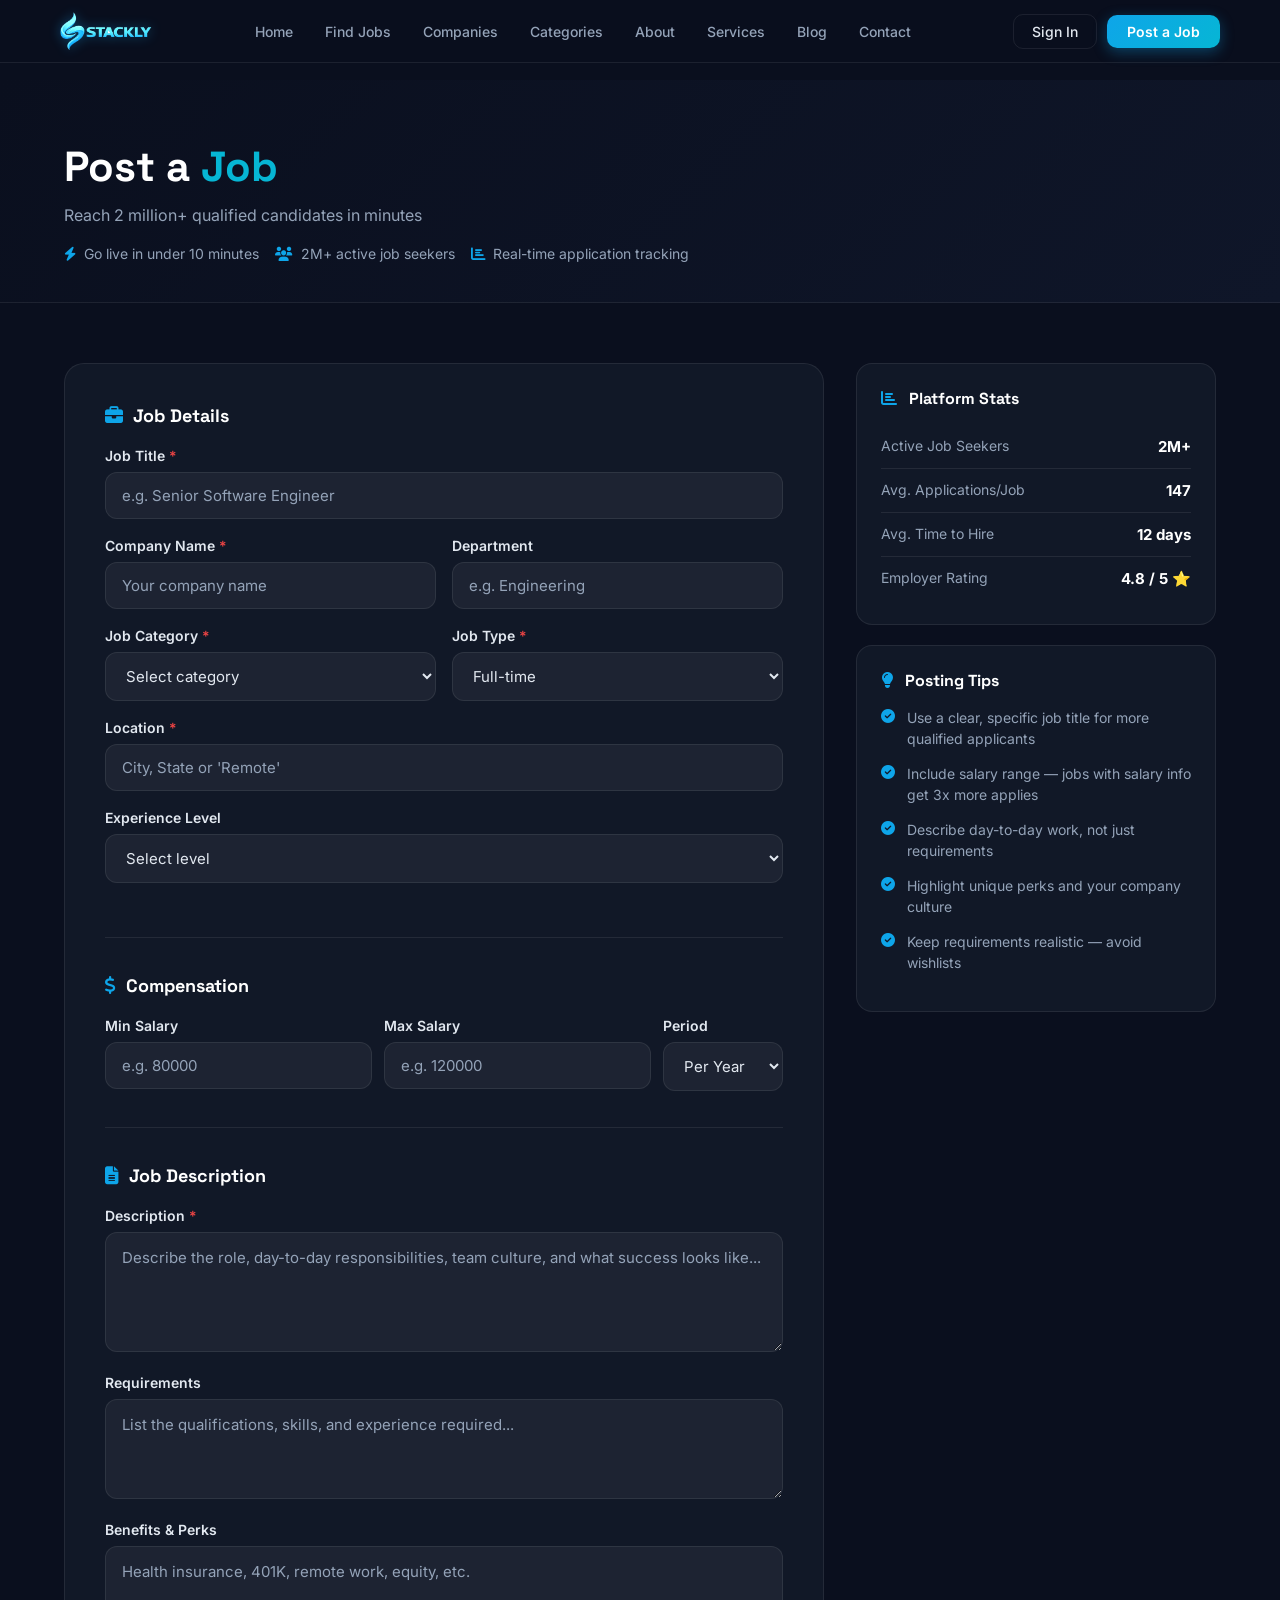
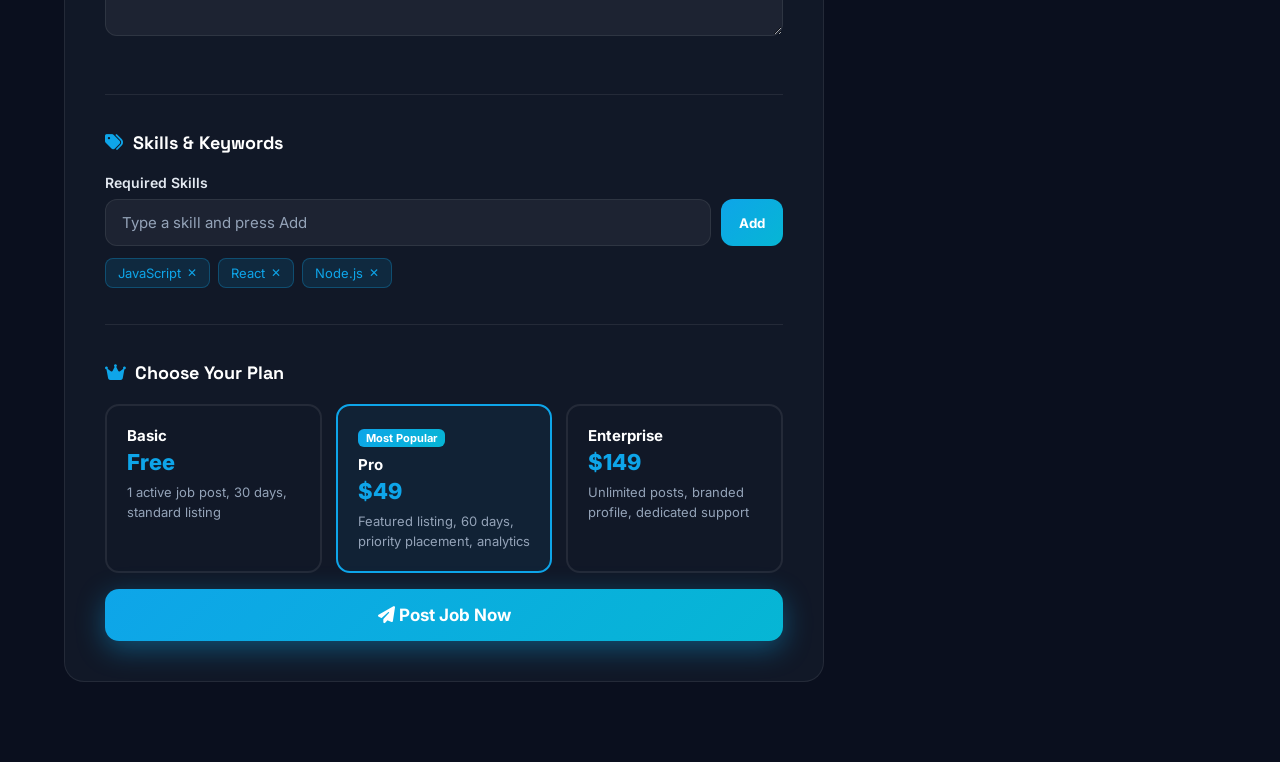
<file: post-job.html>
<!DOCTYPE html>
<html lang="en">
<head>
  <meta charset="UTF-8" />
  <meta name="viewport" content="width=device-width, initial-scale=1.0" />
  <title>Post a Job | Stackly</title>
  <link rel="stylesheet" href="assets/css/style.css" />
  <link href="https://fonts.googleapis.com/css2?family=Inter:wght@300;400;500;600;700;800;900&family=Space+Grotesk:wght@400;500;600;700&display=swap" rel="stylesheet" />
  <link rel="stylesheet" href="https://cdnjs.cloudflare.com/ajax/libs/font-awesome/6.5.0/css/all.min.css" />
  <style>
    .page-wrapper { padding-top: 80px; min-height: 100vh; }
    .page-hero { background: linear-gradient(135deg, var(--dark) 0%, var(--dark2) 100%); padding: 60px 0 40px; border-bottom: 1px solid var(--border); }
    .page-hero h1 { font-family: 'Space Grotesk', sans-serif; font-size: clamp(28px,5vw,42px); font-weight: 700; color: #fff; margin-bottom: 12px; }
    .page-hero p { color: var(--text-muted); font-size: 16px; }
    .hero-badges { display: flex; gap: 16px; flex-wrap: wrap; margin-top: 20px; }
    .hero-badge-item { display: flex; align-items: center; gap: 8px; font-size: 14px; color: var(--text-muted); }
    .hero-badge-item i { color: var(--primary); }

    .post-job-section { padding: 60px 0 80px; }
    .post-layout { display: grid; grid-template-columns: 1fr 360px; gap: 32px; align-items: start; }
    @media(max-width:900px){ .post-layout { grid-template-columns: 1fr; } .post-sidebar { order: -1; } }

    .post-form-card { background: var(--card-bg); border: 1px solid var(--border); border-radius: 20px; padding: 40px; }
    .form-section { margin-bottom: 36px; padding-bottom: 36px; border-bottom: 1px solid var(--border); }
    .form-section:last-of-type { border-bottom: none; margin-bottom: 0; padding-bottom: 0; }
    .form-section-title { font-family: 'Space Grotesk', sans-serif; font-size: 18px; font-weight: 700; color: #fff; margin-bottom: 20px; display: flex; align-items: center; gap: 10px; }
    .form-section-title i { color: var(--primary); }

    .form-grid-2 { display: grid; grid-template-columns: 1fr 1fr; gap: 16px; }
    @media(max-width:600px){ .form-grid-2 { grid-template-columns: 1fr; } }

    .form-group { margin-bottom: 18px; }
    .form-group label { display: block; font-size: 14px; font-weight: 600; color: var(--text); margin-bottom: 8px; }
    .form-group label span { color: #EF4444; }
    .form-group input, .form-group select, .form-group textarea {
      width: 100%; padding: 13px 16px;
      background: rgba(255,255,255,0.05); border: 1px solid var(--border);
      border-radius: 12px; color: var(--text); font-size: 15px;
      font-family: 'Inter', sans-serif; transition: border-color 0.2s; outline: none;
    }
    .form-group input:focus, .form-group select:focus, .form-group textarea:focus { border-color: var(--primary); background: rgba(14,165,233,0.06); }
    .form-group input::placeholder, .form-group textarea::placeholder { color: var(--text-muted); }
    .form-group select option { background: #1e293b; }
    .form-group textarea { resize: vertical; min-height: 120px; line-height: 1.6; }

    .salary-row { display: grid; grid-template-columns: 1fr 1fr 120px; gap: 12px; }
    @media(max-width:600px){ .salary-row { grid-template-columns: 1fr 1fr; } }

    .skills-input-wrap { display: flex; gap: 10px; }
    .skills-input-wrap input { flex: 1; }
    .skills-input-wrap button { padding: 13px 18px; background: var(--gradient); border: none; border-radius: 12px; color: #fff; font-weight: 700; cursor: pointer; font-family: 'Inter', sans-serif; white-space: nowrap; }
    .skills-chips { display: flex; gap: 8px; flex-wrap: wrap; margin-top: 12px; }
    .skill-chip { display: flex; align-items: center; gap: 6px; padding: 6px 12px; background: rgba(14,165,233,0.12); border: 1px solid rgba(14,165,233,0.3); border-radius: 8px; font-size: 13px; color: var(--primary); }
    .skill-chip button { background: none; border: none; cursor: pointer; color: var(--primary); padding: 0; font-size: 12px; }

    .pricing-grid { display: grid; grid-template-columns: repeat(3,1fr); gap: 14px; margin-bottom: 8px; }
    @media(max-width:600px){ .pricing-grid { grid-template-columns: 1fr; } }
    .plan-card { border: 2px solid var(--border); border-radius: 14px; padding: 20px; cursor: pointer; transition: all 0.2s; }
    .plan-card:hover { border-color: rgba(14,165,233,0.4); }
    .plan-card.selected { border-color: var(--primary); background: rgba(14,165,233,0.07); }
    .plan-card h5 { font-size: 15px; font-weight: 700; color: #fff; margin-bottom: 4px; }
    .plan-card .plan-price { font-size: 22px; font-weight: 800; color: var(--primary); margin-bottom: 8px; }
    .plan-card p { font-size: 13px; color: var(--text-muted); line-height: 1.5; }
    .plan-card .popular-badge { background: var(--gradient); color: #fff; font-size: 11px; font-weight: 700; padding: 2px 8px; border-radius: 6px; display: inline-block; margin-bottom: 8px; }

    .btn-submit { width: 100%; padding: 16px; background: var(--gradient); border: none; border-radius: 14px; color: #fff; font-size: 17px; font-weight: 700; font-family: 'Inter', sans-serif; cursor: pointer; box-shadow: 0 8px 28px rgba(14,165,233,0.4); transition: all 0.2s; margin-top: 8px; }
    .btn-submit:hover { opacity: 0.9; transform: translateY(-2px); }

    .post-sidebar {}
    .sidebar-card { background: var(--card-bg); border: 1px solid var(--border); border-radius: 16px; padding: 24px; margin-bottom: 20px; }
    .sidebar-card h4 { font-family: 'Space Grotesk', sans-serif; font-size: 16px; font-weight: 700; color: #fff; margin-bottom: 16px; }
    .tip-item { display: flex; align-items: flex-start; gap: 12px; margin-bottom: 14px; font-size: 14px; color: var(--text-muted); line-height: 1.5; }
    .tip-item i { color: var(--primary); margin-top: 2px; flex-shrink: 0; }
    .stat-row { display: flex; justify-content: space-between; padding: 12px 0; border-bottom: 1px solid var(--border); }
    .stat-row:last-child { border-bottom: none; }
    .stat-row span:first-child { color: var(--text-muted); font-size: 14px; }
    .stat-row strong { color: #fff; font-size: 15px; }
  </style>
</head>
<body>
  <nav class="navbar" id="navbar">
    <div class="nav-container">
      <a href="index.html" class="nav-logo"><img src="assets/images/logo.webp" alt="Stackly" class="nav-logo-img" /></a>
      <ul class="nav-links">
        <li><a href="index.html">Home</a></li>
        <li><a href="jobs.html">Find Jobs</a></li>
        <li><a href="companies.html">Companies</a></li>
        <li><a href="categories.html">Categories</a></li>
        <li><a href="about.html">About</a></li>
        <li><a href="services.html">Services</a></li>
        <li><a href="blog.html">Blog</a></li>
        <li><a href="contact.html">Contact</a></li>
      </ul>
      <div class="nav-actions">
        <a href="signin.html" class="btn-outline">Sign In</a>
        <a href="post-job.html" class="btn-primary" style="background:var(--gradient)">Post a Job</a>
      </div>
      <button class="hamburger" onclick="document.getElementById('mobileMenu').classList.add('open'); document.body.style.overflow='hidden';">
        <i class="fa-solid fa-bars"></i>
      </button>
    </div>
  </nav>
  <!-- MOBILE MENU -->
  <div class="mobile-menu" id="mobileMenu">
    <div class="mobile-menu-header">
      <a href="index.html" class="mob-logo">
        <img src="assets/images/logo.webp" alt="Stackly" />
      </a>
      <button class="mobile-menu-close" onclick="this.closest('.mobile-menu').classList.remove('open'); document.body.style.overflow='';">
        <i class="fa-solid fa-xmark"></i>
      </button>
    </div>
    <ul>
      <li><a href="index.html"><i class="fa-solid fa-house"></i> Home</a></li>
      <li><a href="jobs.html"><i class="fa-solid fa-magnifying-glass"></i> Find Jobs</a></li>
      <li><a href="companies.html"><i class="fa-solid fa-building"></i> Companies</a></li>
      <li><a href="categories.html"><i class="fa-solid fa-layer-group"></i> Categories</a></li>
      <li><a href="about.html"><i class="fa-solid fa-info-circle"></i> About</a></li>
      <li><a href="services.html"><i class="fa-solid fa-briefcase"></i> Services</a></li>
      <li><a href="blog.html"><i class="fa-solid fa-newspaper"></i> Blog</a></li>
      <li><a href="contact.html"><i class="fa-solid fa-envelope"></i> Contact</a></li>
      <li><a href="index.html#how-it-works"><i class="fa-solid fa-circle-info"></i> How It Works</a></li>
      <li><a href="index.html#testimonials"><i class="fa-solid fa-star"></i> Reviews</a></li>
    </ul>
        <div class="mobile-menu-footer">
      <a href="signin.html" class="mob-signin"><i class="fa-solid fa-right-to-bracket"></i> Sign In</a>
      <a href="register.html" class="mob-signup"><i class="fa-solid fa-user-plus"></i> Sign Up</a>
      <a href="post-job.html" class="mob-post"><i class="fa-solid fa-plus"></i> Post a Job</a>
      <button class="mob-logout" onclick="localStorage.removeItem('stackly_user_name'); window.location.href='index.html';"><i class="fa-solid fa-right-from-bracket"></i> Logout</button>
    </div>
  </div>

  <div class="page-wrapper">
    <div class="page-hero">
      <div class="container">
        <h1>Post a <span class="accent">Job</span></h1>
        <p>Reach 2 million+ qualified candidates in minutes</p>
        <div class="hero-badges">
          <span class="hero-badge-item"><i class="fa-solid fa-bolt"></i> Go live in under 10 minutes</span>
          <span class="hero-badge-item"><i class="fa-solid fa-users"></i> 2M+ active job seekers</span>
          <span class="hero-badge-item"><i class="fa-solid fa-chart-bar"></i> Real-time application tracking</span>
        </div>
      </div>
    </div>

    <div class="post-job-section">
      <div class="container">
        <div class="post-layout">
          <div class="post-form-card">

            <div class="form-section">
              <h3 class="form-section-title"><i class="fa-solid fa-briefcase"></i> Job Details</h3>
              <div class="form-group">
                <label>Job Title <span>*</span></label>
                <input type="text" placeholder="e.g. Senior Software Engineer" id="jobTitle" />
              </div>
              <div class="form-grid-2">
                <div class="form-group">
                  <label>Company Name <span>*</span></label>
                  <input type="text" placeholder="Your company name" />
                </div>
                <div class="form-group">
                  <label>Department</label>
                  <input type="text" placeholder="e.g. Engineering" />
                </div>
              </div>
              <div class="form-grid-2">
                <div class="form-group">
                  <label>Job Category <span>*</span></label>
                  <select>
                    <option>Select category</option>
                    <option>Technology</option><option>Finance</option><option>Healthcare</option>
                    <option>Design & Creative</option><option>Marketing</option><option>Education</option>
                    <option>Logistics</option><option>Legal</option><option>Sales</option><option>HR</option>
                  </select>
                </div>
                <div class="form-group">
                  <label>Job Type <span>*</span></label>
                  <select>
                    <option>Full-time</option><option>Part-time</option><option>Contract</option>
                    <option>Remote</option><option>Internship</option><option>Freelance</option>
                  </select>
                </div>
              </div>
              <div class="form-group">
                <label>Location <span>*</span></label>
                <input type="text" placeholder="City, State or 'Remote'" />
              </div>
              <div class="form-group">
                <label>Experience Level</label>
                <select>
                  <option>Select level</option>
                  <option>Entry Level (0–2 yrs)</option><option>Mid Level (3–5 yrs)</option>
                  <option>Senior Level (6–9 yrs)</option><option>Director+ (10+ yrs)</option>
                </select>
              </div>
            </div>

            <div class="form-section">
              <h3 class="form-section-title"><i class="fa-solid fa-dollar-sign"></i> Compensation</h3>
              <div class="salary-row">
                <div class="form-group" style="margin-bottom:0">
                  <label>Min Salary</label>
                  <input type="number" placeholder="e.g. 80000" />
                </div>
                <div class="form-group" style="margin-bottom:0">
                  <label>Max Salary</label>
                  <input type="number" placeholder="e.g. 120000" />
                </div>
                <div class="form-group" style="margin-bottom:0">
                  <label>Period</label>
                  <select><option>Per Year</option><option>Per Month</option><option>Per Hour</option></select>
                </div>
              </div>
            </div>

            <div class="form-section">
              <h3 class="form-section-title"><i class="fa-solid fa-file-lines"></i> Job Description</h3>
              <div class="form-group">
                <label>Description <span>*</span></label>
                <textarea placeholder="Describe the role, day-to-day responsibilities, team culture, and what success looks like..."></textarea>
              </div>
              <div class="form-group">
                <label>Requirements</label>
                <textarea placeholder="List the qualifications, skills, and experience required..." style="min-height:100px"></textarea>
              </div>
              <div class="form-group">
                <label>Benefits & Perks</label>
                <textarea placeholder="Health insurance, 401K, remote work, equity, etc." style="min-height:90px"></textarea>
              </div>
            </div>

            <div class="form-section">
              <h3 class="form-section-title"><i class="fa-solid fa-tags"></i> Skills & Keywords</h3>
              <div class="form-group" style="margin-bottom:0">
                <label>Required Skills</label>
                <div class="skills-input-wrap">
                  <input type="text" id="skillInput" placeholder="Type a skill and press Add" />
                  <button onclick="addSkill()">Add</button>
                </div>
                <div class="skills-chips" id="skillsChips">
                  <div class="skill-chip">JavaScript <button onclick="removeSkill(this)">✕</button></div>
                  <div class="skill-chip">React <button onclick="removeSkill(this)">✕</button></div>
                  <div class="skill-chip">Node.js <button onclick="removeSkill(this)">✕</button></div>
                </div>
              </div>
            </div>

            <div class="form-section">
              <h3 class="form-section-title"><i class="fa-solid fa-crown"></i> Choose Your Plan</h3>
              <div class="pricing-grid">
                <div class="plan-card" onclick="selectPlan(this)">
                  <h5>Basic</h5>
                  <div class="plan-price">Free</div>
                  <p>1 active job post, 30 days, standard listing</p>
                </div>
                <div class="plan-card selected" onclick="selectPlan(this)">
                  <div class="popular-badge">Most Popular</div>
                  <h5>Pro</h5>
                  <div class="plan-price">$49</div>
                  <p>Featured listing, 60 days, priority placement, analytics</p>
                </div>
                <div class="plan-card" onclick="selectPlan(this)">
                  <h5>Enterprise</h5>
                  <div class="plan-price">$149</div>
                  <p>Unlimited posts, branded profile, dedicated support</p>
                </div>
              </div>
            </div>

            <button class="btn-submit" onclick="handlePostJob()">
              <i class="fa-solid fa-paper-plane"></i> Post Job Now
            </button>
          </div>

          <aside class="post-sidebar">
            <div class="sidebar-card">
              <h4><i class="fa-solid fa-chart-bar" style="color:var(--primary);margin-right:8px"></i> Platform Stats</h4>
              <div class="stat-row"><span>Active Job Seekers</span><strong>2M+</strong></div>
              <div class="stat-row"><span>Avg. Applications/Job</span><strong>147</strong></div>
              <div class="stat-row"><span>Avg. Time to Hire</span><strong>12 days</strong></div>
              <div class="stat-row"><span>Employer Rating</span><strong>4.8 / 5 ⭐</strong></div>
            </div>

            <div class="sidebar-card">
              <h4><i class="fa-solid fa-lightbulb" style="color:var(--primary);margin-right:8px"></i> Posting Tips</h4>
              <div class="tip-item"><i class="fa-solid fa-check-circle"></i> Use a clear, specific job title for more qualified applicants</div>
              <div class="tip-item"><i class="fa-solid fa-check-circle"></i> Include salary range — jobs with salary info get 3x more applies</div>
              <div class="tip-item"><i class="fa-solid fa-check-circle"></i> Describe day-to-day work, not just requirements</div>
              <div class="tip-item"><i class="fa-solid fa-check-circle"></i> Highlight unique perks and your company culture</div>
              <div class="tip-item"><i class="fa-solid fa-check-circle"></i> Keep requirements realistic — avoid wishlists</div>
            </div>
          </aside>
        </div>
      </div>
    </div>
  </div>

  <script>
    (function() {
      const name = localStorage.getItem('stackly_user_name');
      const signin = document.querySelector('.nav-actions a[href="signin.html"]');
      const mobSignin = document.querySelector('.mob-signin');
      const mobSignup = document.querySelector('.mob-signup');
      const mobLogout = document.querySelector('.mob-logout');
      if (name) {
        if (signin) { signin.textContent = 'Hi, ' + name; signin.href = 'welcome.html'; }
        if (mobSignin) mobSignin.style.display = 'none';
        if (mobSignup) mobSignup.style.display = 'none';
      } else if (mobLogout) {
        mobLogout.style.display = 'none';
      }
    })();

    window.addEventListener('scroll', function() {
      document.getElementById('navbar').classList.toggle('scrolled', window.scrollY > 40);
    });

    function addSkill() {
      const input = document.getElementById('skillInput');
      const val = input.value.trim();
      if (!val) return;
      const chip = document.createElement('div');
      chip.className = 'skill-chip';
      chip.innerHTML = val + ' <button onclick="removeSkill(this)">✕</button>';
      document.getElementById('skillsChips').appendChild(chip);
      input.value = '';
    }
    document.getElementById('skillInput').addEventListener('keydown', function(e) {
      if (e.key === 'Enter') { e.preventDefault(); addSkill(); }
    });

    function removeSkill(btn) { btn.closest('.skill-chip').remove(); }

    function selectPlan(card) {
      document.querySelectorAll('.plan-card').forEach(c => c.classList.remove('selected'));
      card.classList.add('selected');
    }

    function handlePostJob() {
      const title = document.getElementById('jobTitle').value;
      if (!title) { alert('Please enter a job title.'); return; }
      alert('Your job "' + title + '" has been posted successfully! Candidates will start applying shortly.');
    }
  </script>
</body>
</html>
</file>
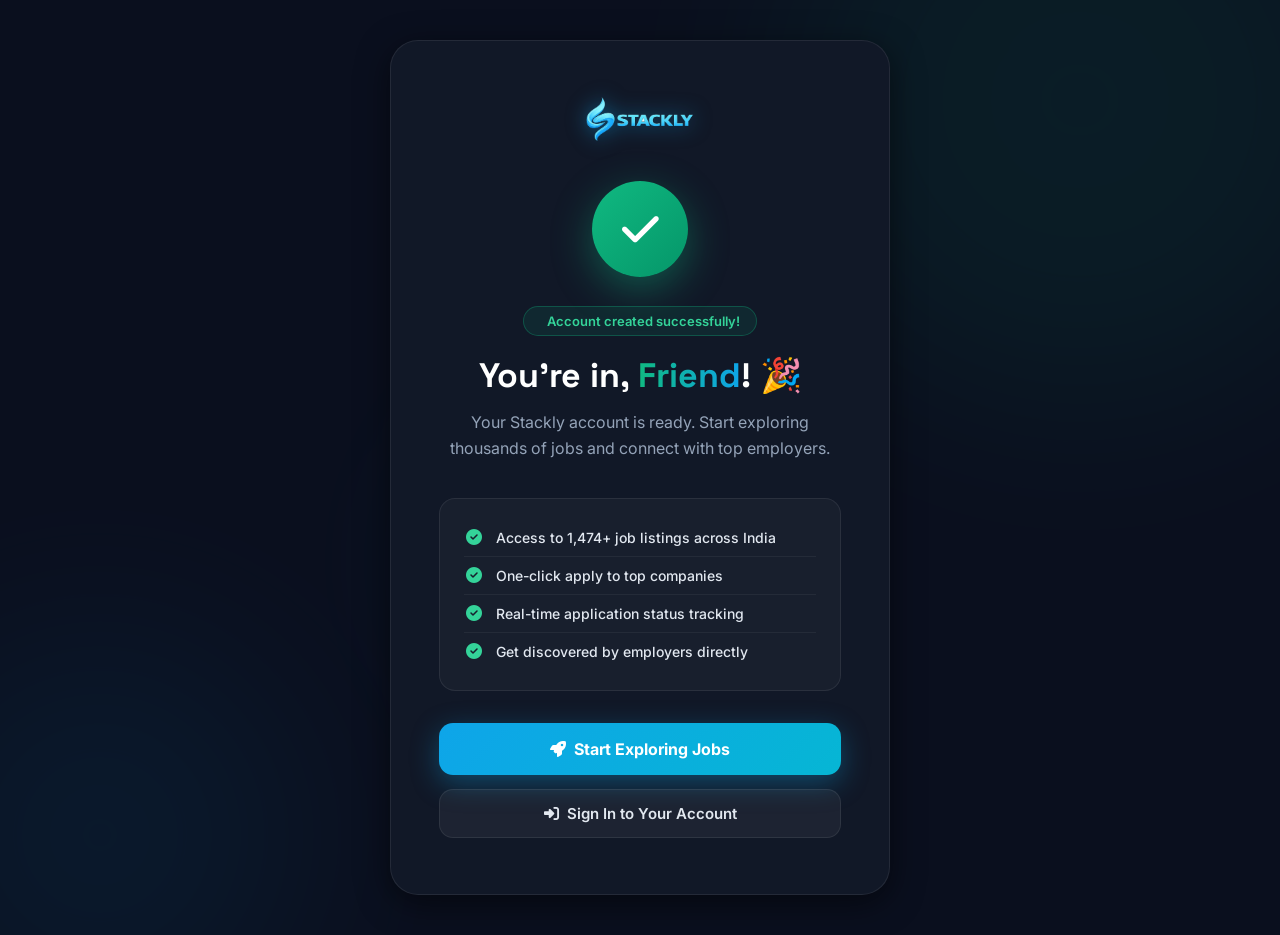
<file: register-success.html>
<!DOCTYPE html>
<html lang="en">
<head>
  <meta charset="UTF-8" />
  <meta name="viewport" content="width=device-width, initial-scale=1.0" />
  <title>Account Created | Stackly</title>
  <link rel="stylesheet" href="assets/css/style.css" />
  <link href="https://fonts.googleapis.com/css2?family=Inter:wght@300;400;500;600;700;800;900&family=Space+Grotesk:wght@400;500;600;700&display=swap" rel="stylesheet" />
  <link rel="stylesheet" href="https://cdnjs.cloudflare.com/ajax/libs/font-awesome/6.5.0/css/all.min.css" />
  <style>
    * { box-sizing: border-box; margin: 0; padding: 0; }

    .success-page {
      min-height: 100vh;
      display: flex;
      align-items: center;
      justify-content: center;
      padding: 40px 24px;
      position: relative;
      overflow: hidden;
    }

    .bg-shape { position: absolute; border-radius: 50%; filter: blur(100px); pointer-events: none; }
    .bg-shape-1 { width: 600px; height: 600px; background: #10b981; opacity: 0.08; top: -200px; right: -100px; }
    .bg-shape-2 { width: 400px; height: 400px; background: #0ea5e9; opacity: 0.07; bottom: -100px; left: -100px; }
    .bg-shape-3 { width: 280px; height: 280px; background: #06b6d4; opacity: 0.06; top: 45%; left: 35%; }

    .success-card {
      background: var(--card-bg);
      border: 1px solid var(--border);
      border-radius: 28px;
      padding: 56px 48px;
      width: 100%;
      max-width: 500px;
      position: relative;
      z-index: 1;
      box-shadow: var(--shadow);
      text-align: center;
      animation: cardIn 0.6s cubic-bezier(0.34, 1.56, 0.64, 1) both;
    }

    @keyframes cardIn {
      from { opacity: 0; transform: translateY(32px) scale(0.95); }
      to   { opacity: 1; transform: translateY(0) scale(1); }
    }

    .success-logo { margin-bottom: 36px; }
    .success-logo img {
      height: 44px; width: auto;
      filter: drop-shadow(0 0 10px rgba(14,165,233,0.5));
    }

    /* Animated tick circle */
    .tick-circle {
      width: 96px;
      height: 96px;
      border-radius: 50%;
      background: linear-gradient(135deg, #10b981, #059669);
      display: flex;
      align-items: center;
      justify-content: center;
      margin: 0 auto 28px;
      box-shadow: 0 12px 40px rgba(16,185,129,0.4);
      animation: tickPop 0.6s 0.2s cubic-bezier(0.34, 1.56, 0.64, 1) both;
      font-size: 42px;
      color: #fff;
    }

    @keyframes tickPop {
      from { opacity: 0; transform: scale(0.3) rotate(-30deg); }
      to   { opacity: 1; transform: scale(1) rotate(0deg); }
    }

    .success-badge {
      display: inline-flex;
      align-items: center;
      gap: 7px;
      background: rgba(16,185,129,0.1);
      border: 1px solid rgba(16,185,129,0.3);
      border-radius: 999px;
      padding: 6px 16px;
      font-size: 13px;
      font-weight: 600;
      color: #34d399;
      margin-bottom: 20px;
      animation: fadeUp 0.4s 0.4s ease both;
    }

    @keyframes fadeUp {
      from { opacity: 0; transform: translateY(10px); }
      to   { opacity: 1; transform: translateY(0); }
    }

    .success-title {
      font-family: 'Space Grotesk', sans-serif;
      font-size: 34px;
      font-weight: 800;
      color: #fff;
      line-height: 1.2;
      margin-bottom: 12px;
      animation: fadeUp 0.4s 0.5s ease both;
    }

    .name-highlight {
      background: linear-gradient(90deg, #10b981, #0ea5e9);
      -webkit-background-clip: text;
      -webkit-text-fill-color: transparent;
      background-clip: text;
    }

    .success-sub {
      color: var(--text-muted);
      font-size: 16px;
      line-height: 1.65;
      margin-bottom: 36px;
      animation: fadeUp 0.4s 0.6s ease both;
    }

    /* Feature checklist */
    .feature-list {
      background: rgba(255,255,255,0.03);
      border: 1px solid var(--border);
      border-radius: 16px;
      padding: 20px 24px;
      margin-bottom: 32px;
      text-align: left;
      animation: fadeUp 0.4s 0.65s ease both;
    }
    .feature-item {
      display: flex;
      align-items: center;
      gap: 12px;
      padding: 10px 0;
      font-size: 14px;
      font-weight: 500;
      color: var(--text);
      border-bottom: 1px solid rgba(255,255,255,0.05);
    }
    .feature-item:last-child { border-bottom: none; }
    .feature-item i {
      color: #34d399;
      font-size: 16px;
      flex-shrink: 0;
      width: 20px;
      text-align: center;
    }

    .btn-go {
      display: block;
      width: 100%;
      padding: 16px;
      background: var(--gradient);
      border: none;
      border-radius: 14px;
      color: #fff;
      font-size: 16px;
      font-weight: 700;
      font-family: 'Inter', sans-serif;
      cursor: pointer;
      text-decoration: none;
      box-shadow: 0 8px 28px rgba(14,165,233,0.35);
      transition: all 0.2s;
      animation: fadeUp 0.4s 0.75s ease both;
      margin-bottom: 14px;
    }
    .btn-go:hover { opacity: 0.9; transform: translateY(-1px); }

    .btn-signin {
      display: block;
      width: 100%;
      padding: 14px;
      background: rgba(255,255,255,0.05);
      border: 1px solid var(--border);
      border-radius: 14px;
      color: var(--text);
      font-size: 15px;
      font-weight: 600;
      font-family: 'Inter', sans-serif;
      cursor: pointer;
      text-decoration: none;
      transition: all 0.2s;
      animation: fadeUp 0.4s 0.8s ease both;
    }
    .btn-signin:hover { background: rgba(255,255,255,0.09); color: #fff; border-color: rgba(255,255,255,0.2); }

    /* Floating particles */
    .particle {
      position: absolute;
      border-radius: 50%;
      animation: floatParticle linear infinite;
      pointer-events: none;
      opacity: 0;
    }
    @keyframes floatParticle {
      0%   { opacity: 0; transform: translateY(0) scale(0); }
      10%  { opacity: 0.7; transform: scale(1); }
      90%  { opacity: 0.5; }
      100% { opacity: 0; transform: translateY(-120px) scale(0.5); }
    }

    @media (max-width: 480px) {
      .success-card { padding: 40px 24px; }
      .success-title { font-size: 27px; }
    }
  </style>
</head>
<body>

  <div class="success-page" id="successPage">
    <div class="bg-shape bg-shape-1"></div>
    <div class="bg-shape bg-shape-2"></div>
    <div class="bg-shape bg-shape-3"></div>

    <div class="success-card">

      <div class="success-logo">
        <a href="index.html">
          <img src="assets/images/logo.webp" alt="Stackly" />
        </a>
      </div>

      <!-- Tick -->
      <div class="tick-circle">
        <i class="fa-solid fa-check"></i>
      </div>

      <!-- Badge -->
      <div class="success-badge">
        <i class="fa-solid fa-party-horn"></i> Account created successfully!
      </div>

      <!-- Title -->
      <h1 class="success-title">
        You're in, <span class="name-highlight" id="userName">Friend</span>! 🎉
      </h1>
      <p class="success-sub">
        Your Stackly account is ready. Start exploring thousands of jobs and connect with top employers.
      </p>

      <!-- What you get -->
      <div class="feature-list">
        <div class="feature-item">
          <i class="fa-solid fa-circle-check"></i>
          <span>Access to 1,474+ job listings across India</span>
        </div>
        <div class="feature-item">
          <i class="fa-solid fa-circle-check"></i>
          <span>One-click apply to top companies</span>
        </div>
        <div class="feature-item">
          <i class="fa-solid fa-circle-check"></i>
          <span>Real-time application status tracking</span>
        </div>
        <div class="feature-item">
          <i class="fa-solid fa-circle-check"></i>
          <span>Get discovered by employers directly</span>
        </div>
      </div>

      <a href="jobs.html" class="btn-go">
        <i class="fa-solid fa-rocket"></i> &nbsp;Start Exploring Jobs
      </a>
      <a href="signin.html" class="btn-signin">
        <i class="fa-solid fa-right-to-bracket"></i> &nbsp;Sign In to Your Account
      </a>

    </div>
  </div>

  <script>
    (function() {
      const params = new URLSearchParams(window.location.search);
      let name = params.get('name') || localStorage.getItem('stackly_user_name') || 'Friend';
      name = name.charAt(0).toUpperCase() + name.slice(1);
      document.getElementById('userName').textContent = name;
      document.title = 'Welcome, ' + name + ' | Stackly';
    })();

    // Spawn rising particles for celebration
    (function() {
      const colors = ['#10b981', '#0ea5e9', '#34d399', '#06b6d4', '#6ee7b7'];
      const page = document.getElementById('successPage');
      for (let i = 0; i < 18; i++) {
        const p = document.createElement('div');
        p.className = 'particle';
        const size = Math.random() * 10 + 4;
        p.style.cssText = `
          width: ${size}px; height: ${size}px;
          background: ${colors[Math.floor(Math.random() * colors.length)]};
          left: ${Math.random() * 100}%;
          bottom: ${Math.random() * 30}%;
          animation-duration: ${3 + Math.random() * 4}s;
          animation-delay: ${Math.random() * 3}s;
        `;
        page.appendChild(p);
      }
    })();
  </script>
</body>
</html>
</file>
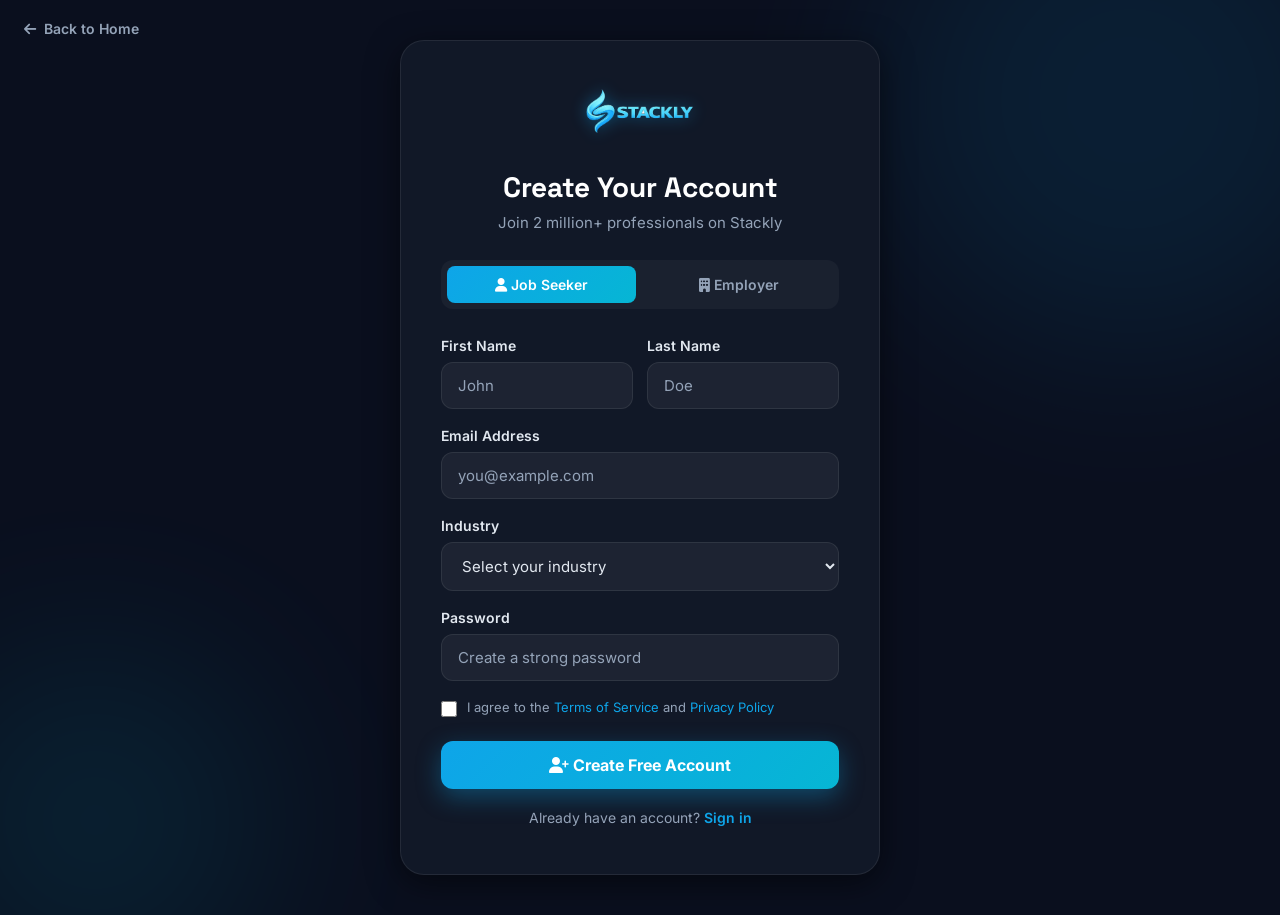
<file: register.html>
<!DOCTYPE html>
<html lang="en">
<head>
  <meta charset="UTF-8" />
  <meta name="viewport" content="width=device-width, initial-scale=1.0" />
  <title>Create Account | Stackly</title>
  <link rel="stylesheet" href="assets/css/style.css" />
  <link href="https://fonts.googleapis.com/css2?family=Inter:wght@300;400;500;600;700;800;900&family=Space+Grotesk:wght@400;500;600;700&display=swap" rel="stylesheet" />
  <link rel="stylesheet" href="https://cdnjs.cloudflare.com/ajax/libs/font-awesome/6.5.0/css/all.min.css" />
  <style>
    .auth-page {
      min-height: 100vh;
      display: flex;
      align-items: center;
      justify-content: center;
      padding: 40px 24px;
      position: relative;
      overflow: hidden;
    }
    .auth-page .shape { position: absolute; border-radius: 50%; filter: blur(90px); opacity: 0.1; }
    .auth-page .shape-1 { width: 500px; height: 500px; background: #0ea5e9; top: -150px; right: -100px; }
    .auth-page .shape-2 { width: 350px; height: 350px; background: #06b6d4; bottom: -80px; left: -80px; }

    .auth-card {
      background: var(--card-bg);
      border: 1px solid var(--border);
      border-radius: 24px;
      padding: 48px 40px;
      width: 100%;
      max-width: 480px;
      position: relative;
      z-index: 1;
      box-shadow: var(--shadow);
    }
    .auth-logo { text-align: center; margin-bottom: 32px; }
    .auth-logo img { height: 44px; width: auto; filter: drop-shadow(0 0 8px rgba(14,165,233,0.45)); }
    .auth-title { font-family: 'Space Grotesk', sans-serif; font-size: 28px; font-weight: 700; color: #fff; text-align: center; margin-bottom: 8px; }
    .auth-sub { color: var(--text-muted); text-align: center; margin-bottom: 28px; font-size: 15px; }

    .role-tabs { display: flex; gap: 8px; margin-bottom: 28px; background: rgba(255,255,255,0.04); padding: 6px; border-radius: 12px; }
    .role-tab {
      flex: 1; padding: 10px; text-align: center; border-radius: 8px;
      color: var(--text-muted); font-size: 14px; font-weight: 600; cursor: pointer; transition: all 0.2s;
    }
    .role-tab.active { background: var(--gradient); color: #fff; }

    .form-row-2 { display: grid; grid-template-columns: 1fr 1fr; gap: 14px; }
    .form-group { margin-bottom: 18px; }
    .form-group label { display: block; font-size: 14px; font-weight: 600; color: var(--text); margin-bottom: 8px; }
    .form-group input, .form-group select {
      width: 100%; padding: 13px 16px;
      background: rgba(255,255,255,0.05); border: 1px solid var(--border);
      border-radius: 12px; color: var(--text); font-size: 15px;
      font-family: 'Inter', sans-serif; transition: border-color 0.2s; outline: none;
    }
    .form-group select option { background: #1e293b; color: var(--text); }
    .form-group input:focus, .form-group select:focus { border-color: var(--primary); background: rgba(14,165,233,0.06); }
    .form-group input::placeholder { color: var(--text-muted); }

    .terms { display: flex; align-items: flex-start; gap: 10px; margin-bottom: 24px; font-size: 13px; color: var(--text-muted); }
    .terms input[type="checkbox"] { accent-color: var(--primary); width: 16px; height: 16px; flex-shrink: 0; margin-top: 2px; }
    .terms a { color: var(--primary); text-decoration: none; }

    .btn-auth {
      width: 100%; padding: 14px;
      background: var(--gradient); border: none; border-radius: 12px;
      color: #fff; font-size: 16px; font-weight: 700;
      font-family: 'Inter', sans-serif; cursor: pointer;
      box-shadow: 0 8px 24px rgba(14,165,233,0.35); transition: all 0.2s; margin-bottom: 20px;
    }
    .btn-auth:hover { opacity: 0.9; transform: translateY(-1px); }

    .auth-footer { text-align: center; font-size: 14px; color: var(--text-muted); }
    .auth-footer a { color: var(--primary); font-weight: 600; text-decoration: none; }
    .auth-footer a:hover { text-decoration: underline; }

    .back-home { position: fixed; top: 20px; left: 24px; display: flex; align-items: center; gap: 8px; color: var(--text-muted); text-decoration: none; font-size: 14px; font-weight: 600; z-index: 10; transition: color 0.2s; }
    .back-home:hover { color: var(--primary); }

    @media (max-width: 520px) { .auth-card { padding: 32px 20px; } .form-row-2 { grid-template-columns: 1fr; } }
  </style>
</head>
<body>
  <a href="index.html" class="back-home"><i class="fa-solid fa-arrow-left"></i> Back to Home</a>
  <div class="auth-page">
    <div class="shape shape-1"></div>
    <div class="shape shape-2"></div>
    <div class="auth-card">
      <div class="auth-logo"><a href="index.html"><img src="assets/images/logo.webp" alt="Stackly" /></a></div>
      <h1 class="auth-title">Create Your Account</h1>
      <p class="auth-sub">Join 2 million+ professionals on Stackly</p>

      <div class="role-tabs">
        <div class="role-tab active" onclick="setRole('seeker',this)"><i class="fa-solid fa-user"></i> Job Seeker</div>
        <div class="role-tab" onclick="setRole('employer',this)"><i class="fa-solid fa-building"></i> Employer</div>
      </div>

      <div class="form-row-2">
        <div class="form-group"><label>First Name</label><input type="text" placeholder="John" /></div>
        <div class="form-group"><label>Last Name</label><input type="text" placeholder="Doe" /></div>
      </div>
      <div class="form-group"><label>Email Address</label><input type="email" placeholder="you@example.com" /></div>
      <div class="form-group" id="company-field" style="display:none;"><label>Company Name</label><input type="text" placeholder="Your company" /></div>
      <div class="form-group">
        <label>Industry</label>
        <select>
          <option value="">Select your industry</option>
          <option>Technology</option><option>Finance</option><option>Healthcare</option>
          <option>Design & Creative</option><option>Marketing</option><option>Education</option>
          <option>Logistics</option><option>Legal</option><option>Other</option>
        </select>
      </div>
      <div class="form-group"><label>Password</label><input type="password" placeholder="Create a strong password" /></div>

      <div class="terms">
        <input type="checkbox" id="agree" />
        <label for="agree">I agree to the <a href="#">Terms of Service</a> and <a href="#">Privacy Policy</a></label>
      </div>

      <button class="btn-auth" onclick="handleRegister()">
        <i class="fa-solid fa-user-plus"></i> Create Free Account
      </button>
      <div class="auth-footer">Already have an account? <a href="signin.html">Sign in</a></div>
    </div>
  </div>
  <script>
    function setRole(role, el) {
      document.querySelectorAll('.role-tab').forEach(t => t.classList.remove('active'));
      el.classList.add('active');
      document.getElementById('company-field').style.display = role === 'employer' ? 'block' : 'none';
    }
    function handleRegister() {
      if (!document.getElementById('agree').checked) {
        alert('Please agree to the Terms of Service.');
        return;
      }
      // Get first name from the form
      const firstNameInput = document.querySelectorAll('.form-group input[type="text"]')[0];
      let name = firstNameInput ? firstNameInput.value.trim() : '';
      if (!name) name = 'Friend';
      localStorage.setItem('stackly_user_name', name);
      window.location.href = 'register-success.html?name=' + encodeURIComponent(name);
    }
  </script>
</body>
</html>
</file>
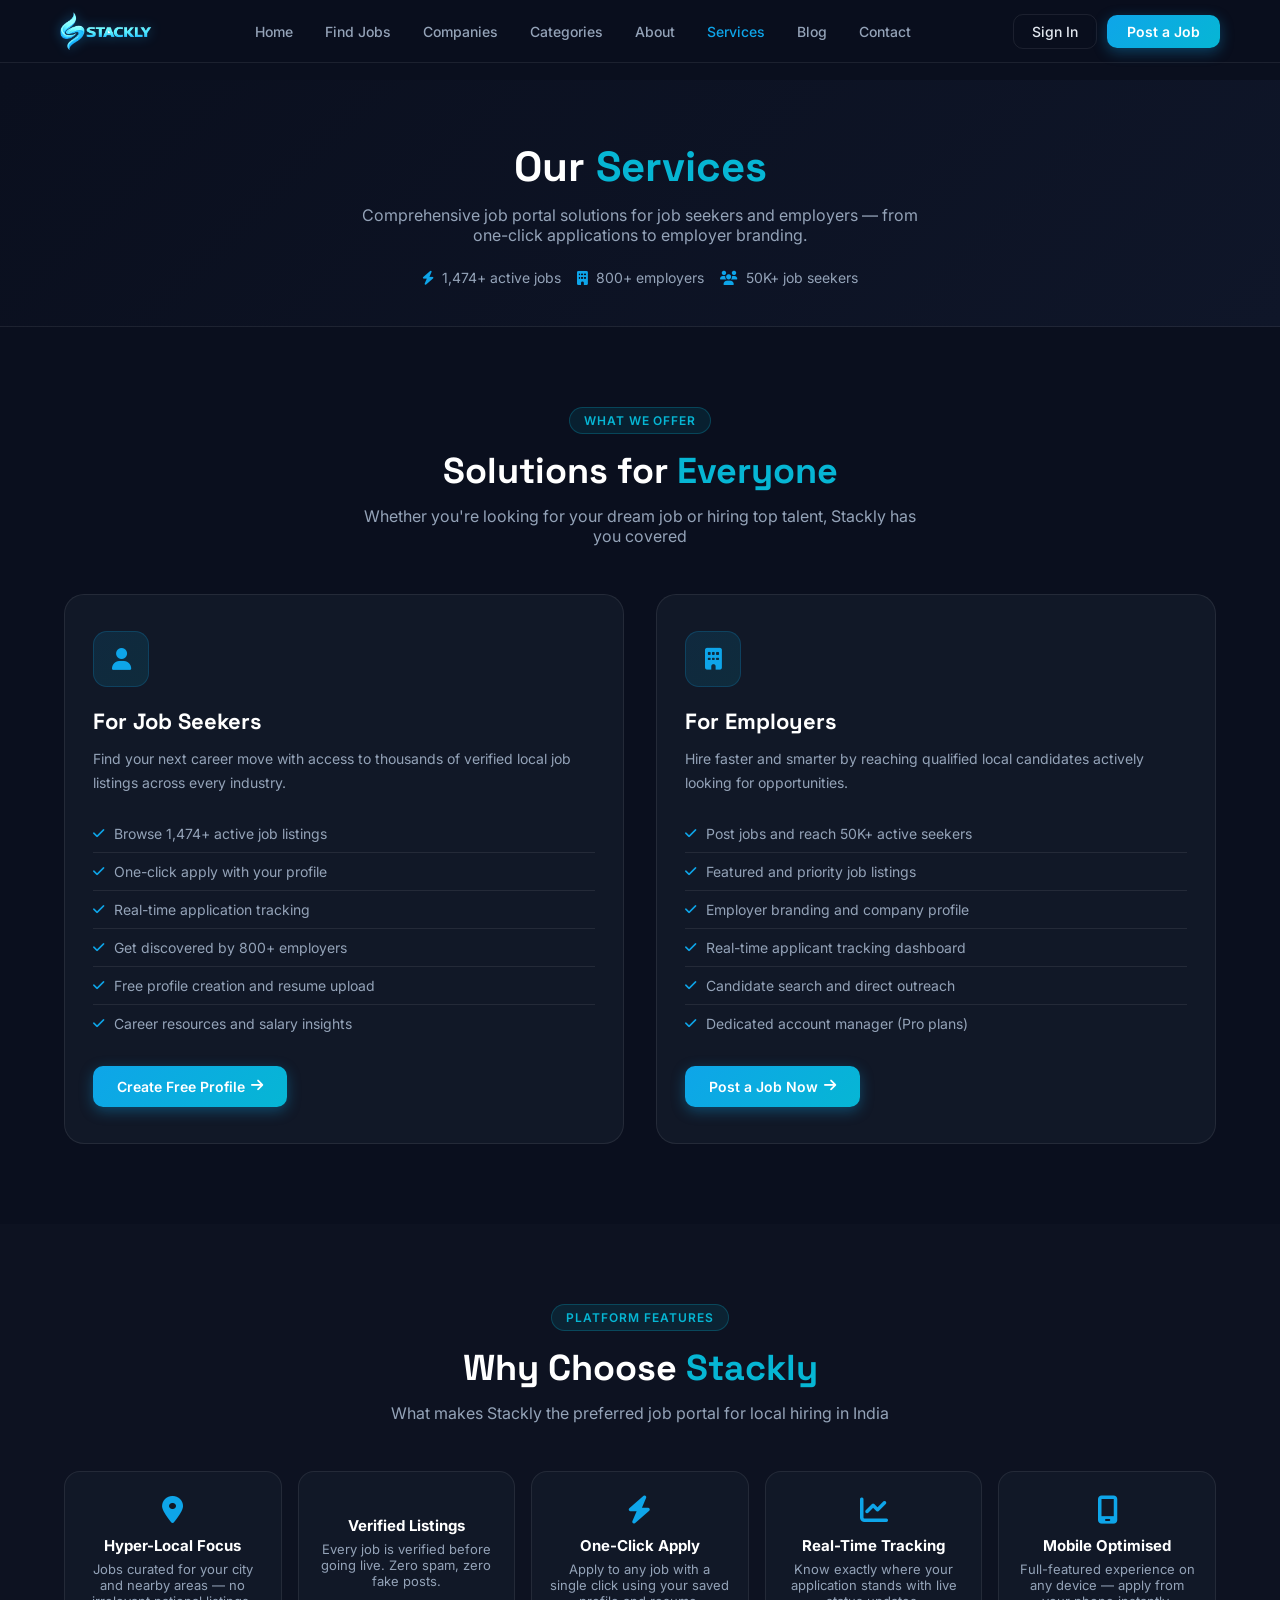
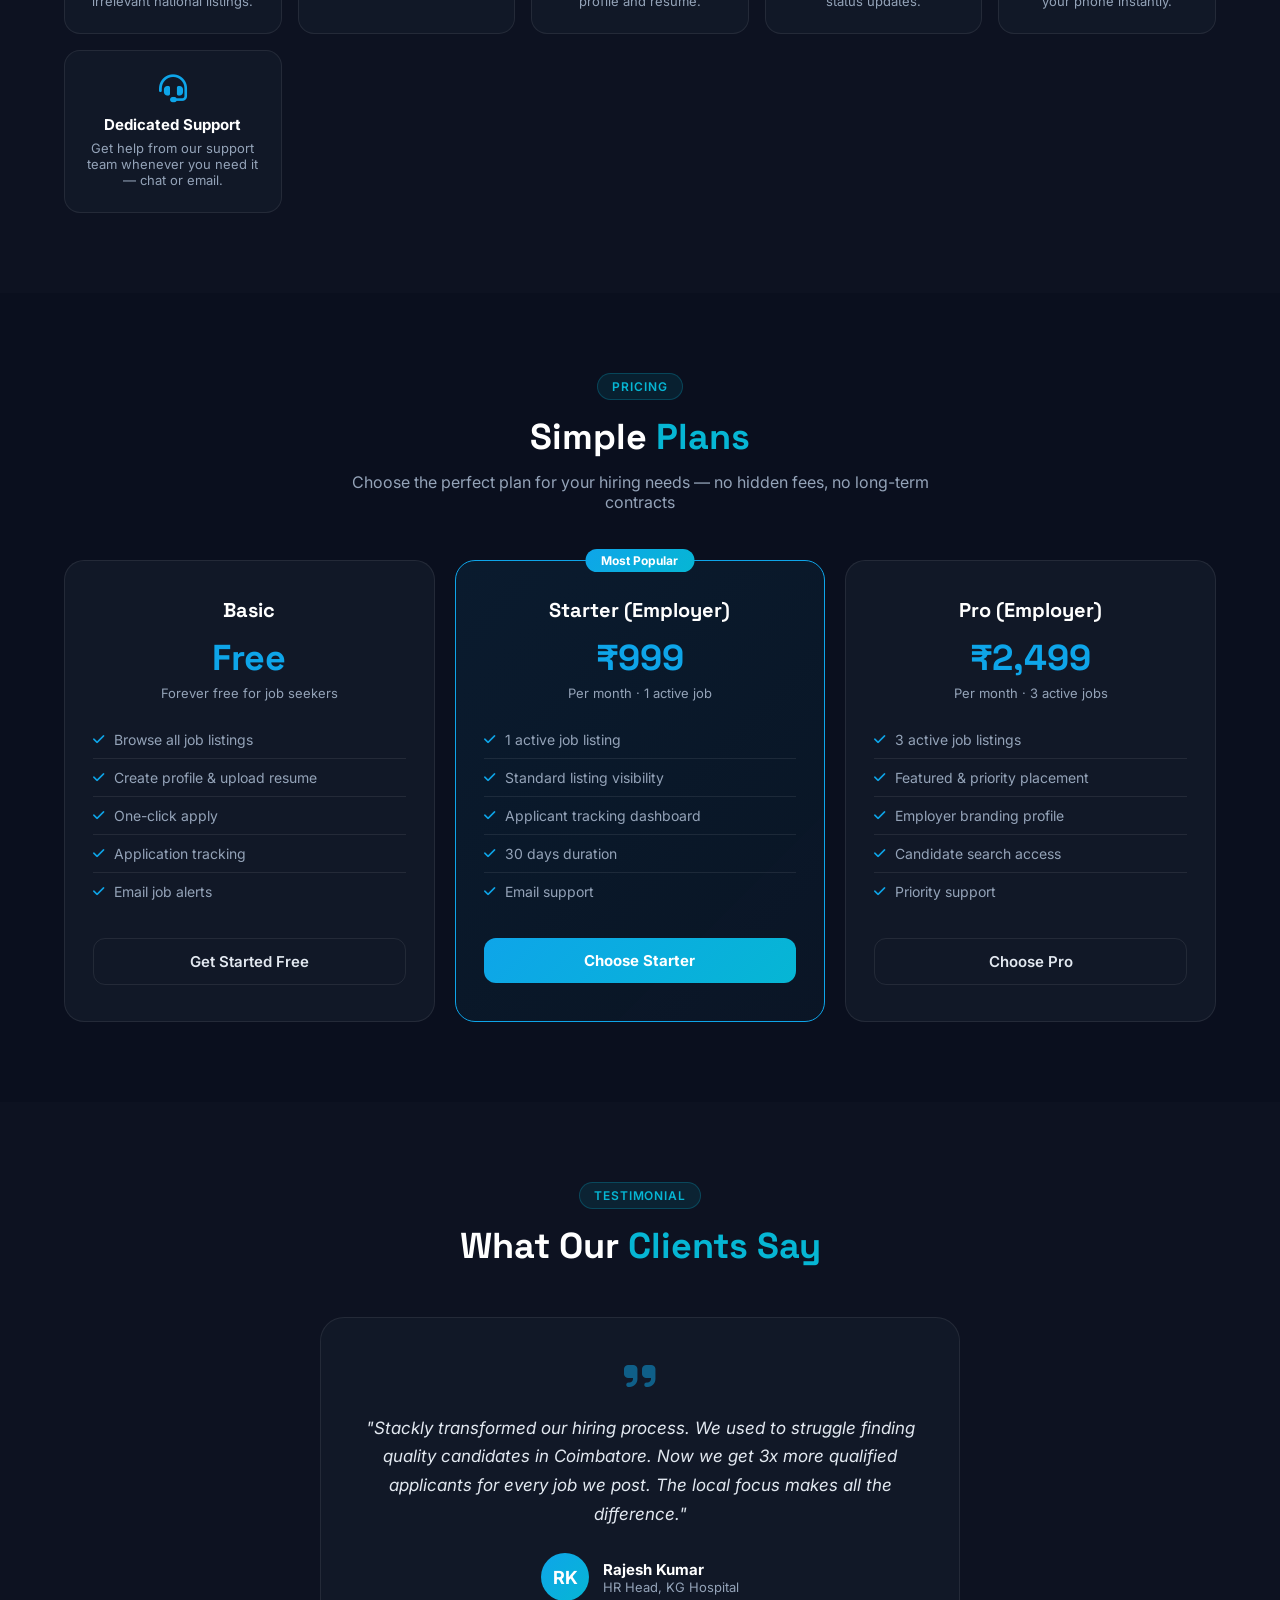
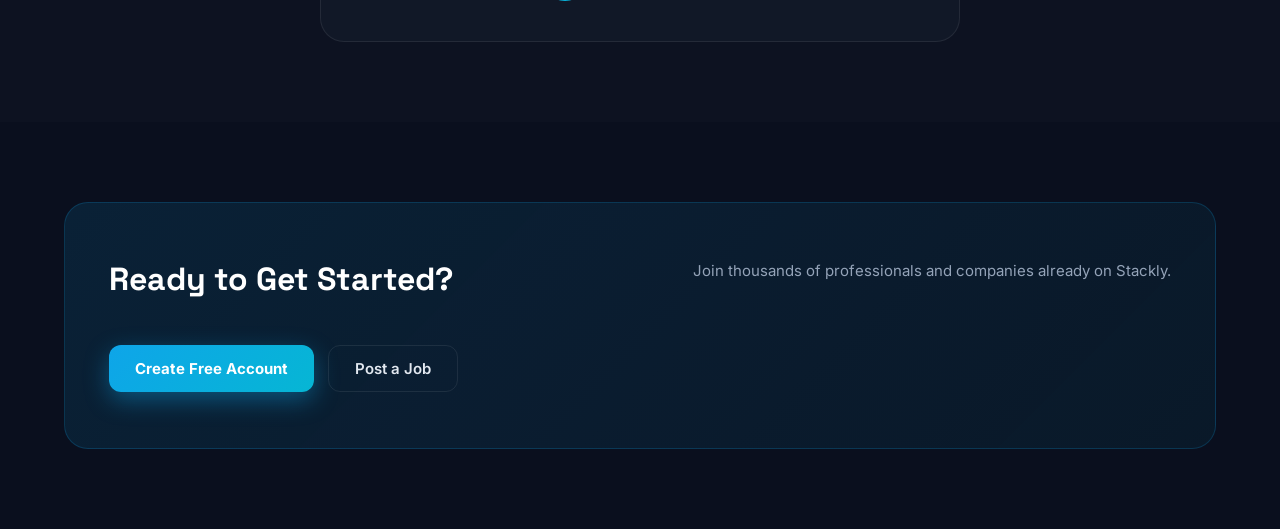
<file: services.html>
<!DOCTYPE html>
<html lang="en">
<head>
  <meta charset="UTF-8" />
  <meta name="viewport" content="width=device-width, initial-scale=1.0" />
  <title>Our Services | Stackly — Job Portal Solutions</title>
  <meta name="description" content="Stackly offers job posting, candidate search, employer branding and career services for job seekers and employers across India." />
  <link rel="stylesheet" href="assets/css/style.css" />
  <link href="https://fonts.googleapis.com/css2?family=Inter:wght@300;400;500;600;700;800;900&family=Space+Grotesk:wght@400;500;600;700&display=swap" rel="stylesheet" />
  <link rel="stylesheet" href="https://cdnjs.cloudflare.com/ajax/libs/font-awesome/6.5.0/css/all.min.css" />
  <style>
    .page-wrapper { padding-top: 80px; min-height: 100vh; }
    .page-hero { background: linear-gradient(135deg, var(--dark) 0%, var(--dark2) 100%); padding: 60px 0 40px; border-bottom: 1px solid var(--border); text-align: center; }
    .page-hero h1 { font-family: 'Space Grotesk', sans-serif; font-size: clamp(28px,5vw,42px); font-weight: 700; color: #fff; margin-bottom: 12px; }
    .page-hero p { color: var(--text-muted); font-size: 16px; max-width: 560px; margin: 0 auto; }
    .hero-badges { display: flex; gap: 16px; flex-wrap: wrap; justify-content: center; margin-top: 24px; }
    .hero-badge-item { display: flex; align-items: center; gap: 8px; font-size: 14px; color: var(--text-muted); }
    .hero-badge-item i { color: var(--primary); }

    .section-pad { padding: 80px 0; }
    .alt-bg { background: rgba(255,255,255,0.01); }
    .section-header { text-align: center; margin-bottom: 48px; }
    .section-header h2 { font-family: 'Space Grotesk', sans-serif; font-size: clamp(26px,4vw,36px); font-weight: 700; color: #fff; margin-bottom: 12px; }
    .section-header p { color: var(--text-muted); font-size: 16px; max-width: 580px; margin: 0 auto; }

    .service-grid { display: grid; grid-template-columns: repeat(auto-fill, minmax(260px, 1fr)); gap: 20px; }
    .service-card { background: var(--card-bg); border: 1px solid var(--border); border-radius: 20px; padding: 32px 24px; text-align: center; transition: all 0.3s; }
    .service-card:hover { border-color: var(--primary); transform: translateY(-4px); box-shadow: 0 12px 40px rgba(0,0,0,0.4); }
    .service-icon { width: 64px; height: 64px; border-radius: 16px; background: var(--gradient); margin: 0 auto 20px; display: flex; align-items: center; justify-content: center; font-size: 26px; color: #fff; }
    .service-card h3 { font-size: 18px; font-weight: 700; color: #fff; margin-bottom: 10px; }
    .service-card p { font-size: 14px; color: var(--text-muted); line-height: 1.6; margin-bottom: 16px; }
    .service-link { color: var(--primary); font-size: 14px; font-weight: 600; text-decoration: none; display: inline-flex; align-items: center; gap: 6px; }
    .service-link:hover i { transform: translateX(4px); }
    .service-link i { transition: transform 0.2s; }

    .dual-col { display: grid; grid-template-columns: 1fr 1fr; gap: 32px; }
    @media(max-width:768px){ .dual-col { grid-template-columns: 1fr; } }
    .dual-card { background: var(--card-bg); border: 1px solid var(--border); border-radius: 20px; padding: 36px 28px; transition: all 0.3s; }
    .dual-card:hover { border-color: rgba(14,165,233,0.35); }
    .dual-card .dc-icon { width: 56px; height: 56px; border-radius: 14px; background: var(--gradient-soft); border: 1px solid rgba(14,165,233,0.2); display: flex; align-items: center; justify-content: center; font-size: 22px; color: var(--primary); margin-bottom: 20px; }
    .dual-card h3 { font-family: 'Space Grotesk', sans-serif; font-size: 22px; font-weight: 700; color: #fff; margin-bottom: 12px; }
    .dual-card p { color: var(--text-muted); font-size: 14px; line-height: 1.7; margin-bottom: 20px; }
    .dual-card ul { list-style: none; margin-bottom: 24px; }
    .dual-card li { display: flex; align-items: center; gap: 10px; padding: 10px 0; border-bottom: 1px solid var(--border); font-size: 14px; color: var(--text-muted); }
    .dual-card li:last-child { border-bottom: none; }
    .dual-card li i { color: var(--primary); font-size: 13px; }

    .pricing-big-grid { display: grid; grid-template-columns: repeat(3, 1fr); gap: 20px; }
    @media(max-width:768px){ .pricing-big-grid { grid-template-columns: 1fr; max-width: 400px; margin: 0 auto; } }
    .pricing-card { background: var(--card-bg); border: 1px solid var(--border); border-radius: 20px; padding: 36px 28px; text-align: center; transition: all 0.3s; position: relative; }
    .pricing-card:hover { border-color: var(--primary); transform: translateY(-4px); }
    .pricing-card.popular { border-color: var(--primary); background: linear-gradient(135deg, rgba(14,165,233,0.08), rgba(6,182,212,0.04)); }
    .popular-tag { position: absolute; top: -12px; left: 50%; transform: translateX(-50%); padding: 4px 16px; background: var(--gradient); border-radius: 99px; color: #fff; font-size: 12px; font-weight: 700; }
    .pricing-card h4 { font-family: 'Space Grotesk', sans-serif; font-size: 20px; font-weight: 700; color: #fff; margin-bottom: 12px; }
    .price-amount { font-family: 'Space Grotesk', sans-serif; font-size: 36px; font-weight: 800; color: var(--primary); margin-bottom: 4px; }
    .price-period { font-size: 13px; color: var(--text-muted); margin-bottom: 20px; }
    .pricing-card ul { list-style: none; text-align: left; margin-bottom: 28px; }
    .pricing-card li { padding: 10px 0; border-bottom: 1px solid var(--border); font-size: 14px; color: var(--text-muted); display: flex; align-items: center; gap: 10px; }
    .pricing-card li:last-child { border-bottom: none; }
    .pricing-card li i { color: var(--primary); font-size: 13px; }
    .btn-plan { display: block; padding: 13px; background: var(--gradient); border-radius: 12px; color: #fff; font-size: 15px; font-weight: 700; text-decoration: none; transition: all 0.2s; }
    .btn-plan:hover { opacity: 0.9; }
    .btn-plan-outline { display: block; padding: 13px; border: 1px solid var(--border); border-radius: 12px; color: var(--text); font-size: 15px; font-weight: 600; text-decoration: none; transition: all 0.2s; }
    .btn-plan-outline:hover { border-color: var(--primary); color: var(--primary); }

    .features-big-grid { display: grid; grid-template-columns: repeat(auto-fill, minmax(200px, 1fr)); gap: 16px; }
    .feat-card { background: var(--card-bg); border: 1px solid var(--border); border-radius: 16px; padding: 24px 18px; text-align: center; transition: all 0.3s; }
    .feat-card:hover { border-color: var(--accent); transform: translateY(-3px); }
    .feat-card i { font-size: 28px; color: var(--primary); margin-bottom: 12px; }
    .feat-card h5 { font-size: 15px; font-weight: 700; color: #fff; margin-bottom: 6px; }
    .feat-card p { font-size: 13px; color: var(--text-muted); }
  </style>
</head>
<body>
  <nav class="navbar" id="navbar">
    <div class="nav-container">
      <a href="index.html" class="nav-logo"><img src="assets/images/logo.webp" alt="Stackly" class="nav-logo-img" /></a>
      <ul class="nav-links">
        <li><a href="index.html">Home</a></li>
        <li><a href="jobs.html">Find Jobs</a></li>
        <li><a href="companies.html">Companies</a></li>
        <li><a href="categories.html">Categories</a></li>
        <li><a href="about.html">About</a></li>
        <li><a href="services.html" style="color:var(--primary)">Services</a></li>
        <li><a href="blog.html">Blog</a></li>
        <li><a href="contact.html">Contact</a></li>
      </ul>
      <div class="nav-actions">
        <a href="signin.html" class="btn-outline">Sign In</a>
        <a href="post-job.html" class="btn-primary">Post a Job</a>
      </div>
      <button class="hamburger" onclick="document.getElementById('mobileMenu').classList.add('open'); document.body.style.overflow='hidden';">
        <i class="fa-solid fa-bars"></i>
      </button>
    </div>
  </nav>
  <!-- MOBILE MENU -->
  <div class="mobile-menu" id="mobileMenu">
    <div class="mobile-menu-header">
      <a href="index.html" class="mob-logo"><img src="assets/images/logo.webp" alt="Stackly" /></a>
      <button class="mobile-menu-close" onclick="this.closest('.mobile-menu').classList.remove('open'); document.body.style.overflow='';"><i class="fa-solid fa-xmark"></i></button>
    </div>
    <ul>
      <li><a href="index.html"><i class="fa-solid fa-house"></i> Home</a></li>
      <li><a href="jobs.html"><i class="fa-solid fa-magnifying-glass"></i> Find Jobs</a></li>
      <li><a href="companies.html"><i class="fa-solid fa-building"></i> Companies</a></li>
      <li><a href="categories.html"><i class="fa-solid fa-layer-group"></i> Categories</a></li>
      <li><a href="about.html"><i class="fa-solid fa-info-circle"></i> About</a></li>
      <li><a href="services.html"><i class="fa-solid fa-briefcase"></i> Services</a></li>
      <li><a href="blog.html"><i class="fa-solid fa-newspaper"></i> Blog</a></li>
      <li><a href="contact.html"><i class="fa-solid fa-envelope"></i> Contact</a></li>
      <li><a href="index.html#how-it-works"><i class="fa-solid fa-circle-info"></i> How It Works</a></li>
      <li><a href="index.html#testimonials"><i class="fa-solid fa-star"></i> Reviews</a></li>
    </ul>
    <div class="mobile-menu-footer">
      <a href="signin.html" class="mob-signin"><i class="fa-solid fa-right-to-bracket"></i> Sign In</a>
      <a href="register.html" class="mob-signup"><i class="fa-solid fa-user-plus"></i> Sign Up</a>
      <a href="post-job.html" class="mob-post"><i class="fa-solid fa-plus"></i> Post a Job</a>
      <button class="mob-logout" onclick="localStorage.removeItem('stackly_user_name'); window.location.href='index.html';"><i class="fa-solid fa-right-from-bracket"></i> Logout</button>
    </div>
  </div>

  <div class="page-wrapper">
    <!-- SECTION 1: HERO -->
    <div class="page-hero">
      <div class="container">
        <h1>Our <span class="accent">Services</span></h1>
        <p>Comprehensive job portal solutions for job seekers and employers — from one-click applications to employer branding.</p>
        <div class="hero-badges">
          <span class="hero-badge-item"><i class="fa-solid fa-bolt"></i> 1,474+ active jobs</span>
          <span class="hero-badge-item"><i class="fa-solid fa-building"></i> 800+ employers</span>
          <span class="hero-badge-item"><i class="fa-solid fa-users"></i> 50K+ job seekers</span>
        </div>
      </div>
    </div>

    <!-- SECTION 2: FOR JOB SEEKERS & EMPLOYERS -->
    <div class="section-pad">
      <div class="container">
        <div class="section-header">
          <div class="section-badge">What We Offer</div>
          <h2>Solutions for <span class="accent">Everyone</span></h2>
          <p>Whether you're looking for your dream job or hiring top talent, Stackly has you covered</p>
        </div>
        <div class="dual-col">
          <div class="dual-card">
            <div class="dc-icon"><i class="fa-solid fa-user"></i></div>
            <h3>For Job Seekers</h3>
            <p>Find your next career move with access to thousands of verified local job listings across every industry.</p>
            <ul>
              <li><i class="fa-solid fa-check"></i> Browse 1,474+ active job listings</li>
              <li><i class="fa-solid fa-check"></i> One-click apply with your profile</li>
              <li><i class="fa-solid fa-check"></i> Real-time application tracking</li>
              <li><i class="fa-solid fa-check"></i> Get discovered by 800+ employers</li>
              <li><i class="fa-solid fa-check"></i> Free profile creation and resume upload</li>
              <li><i class="fa-solid fa-check"></i> Career resources and salary insights</li>
            </ul>
            <a href="register.html" class="btn-primary" style="display:inline-flex;padding:12px 24px;font-size:14px;">Create Free Profile <i class="fa-solid fa-arrow-right" style="margin-left:6px;"></i></a>
          </div>
          <div class="dual-card">
            <div class="dc-icon"><i class="fa-solid fa-building"></i></div>
            <h3>For Employers</h3>
            <p>Hire faster and smarter by reaching qualified local candidates actively looking for opportunities.</p>
            <ul>
              <li><i class="fa-solid fa-check"></i> Post jobs and reach 50K+ active seekers</li>
              <li><i class="fa-solid fa-check"></i> Featured and priority job listings</li>
              <li><i class="fa-solid fa-check"></i> Employer branding and company profile</li>
              <li><i class="fa-solid fa-check"></i> Real-time applicant tracking dashboard</li>
              <li><i class="fa-solid fa-check"></i> Candidate search and direct outreach</li>
              <li><i class="fa-solid fa-check"></i> Dedicated account manager (Pro plans)</li>
            </ul>
            <a href="post-job.html" class="btn-primary" style="display:inline-flex;padding:12px 24px;font-size:14px;">Post a Job Now <i class="fa-solid fa-arrow-right" style="margin-left:6px;"></i></a>
          </div>
        </div>
      </div>
    </div>

    <!-- SECTION 3: KEY FEATURES -->
    <div class="section-pad alt-bg">
      <div class="container">
        <div class="section-header">
          <div class="section-badge">Platform Features</div>
          <h2>Why Choose <span class="accent">Stackly</span></h2>
          <p>What makes Stackly the preferred job portal for local hiring in India</p>
        </div>
        <div class="features-big-grid">
          <div class="feat-card">
            <i class="fa-solid fa-location-dot"></i>
            <h5>Hyper-Local Focus</h5>
            <p>Jobs curated for your city and nearby areas — no irrelevant national listings.</p>
          </div>
          <div class="feat-card">
            <i class="fa-solid fa-shield-check"></i>
            <h5>Verified Listings</h5>
            <p>Every job is verified before going live. Zero spam, zero fake posts.</p>
          </div>
          <div class="feat-card">
            <i class="fa-solid fa-bolt"></i>
            <h5>One-Click Apply</h5>
            <p>Apply to any job with a single click using your saved profile and resume.</p>
          </div>
          <div class="feat-card">
            <i class="fa-solid fa-chart-line"></i>
            <h5>Real-Time Tracking</h5>
            <p>Know exactly where your application stands with live status updates.</p>
          </div>
          <div class="feat-card">
            <i class="fa-solid fa-mobile-screen"></i>
            <h5>Mobile Optimised</h5>
            <p>Full-featured experience on any device — apply from your phone instantly.</p>
          </div>
          <div class="feat-card">
            <i class="fa-solid fa-headset"></i>
            <h5>Dedicated Support</h5>
            <p>Get help from our support team whenever you need it — chat or email.</p>
          </div>
        </div>
      </div>
    </div>

    <!-- SECTION 4: PRICING PLANS -->
    <div class="section-pad">
      <div class="container">
        <div class="section-header">
          <div class="section-badge">Pricing</div>
          <h2>Simple <span class="accent">Plans</span></h2>
          <p>Choose the perfect plan for your hiring needs — no hidden fees, no long-term contracts</p>
        </div>
        <div class="pricing-big-grid">
          <div class="pricing-card">
            <h4>Basic</h4>
            <div class="price-amount">Free</div>
            <div class="price-period">Forever free for job seekers</div>
            <ul>
              <li><i class="fa-solid fa-check"></i> Browse all job listings</li>
              <li><i class="fa-solid fa-check"></i> Create profile & upload resume</li>
              <li><i class="fa-solid fa-check"></i> One-click apply</li>
              <li><i class="fa-solid fa-check"></i> Application tracking</li>
              <li><i class="fa-solid fa-check"></i> Email job alerts</li>
            </ul>
            <a href="register.html" class="btn-plan-outline">Get Started Free</a>
          </div>
          <div class="pricing-card popular">
            <div class="popular-tag">Most Popular</div>
            <h4>Starter (Employer)</h4>
            <div class="price-amount">₹999</div>
            <div class="price-period">Per month · 1 active job</div>
            <ul>
              <li><i class="fa-solid fa-check"></i> 1 active job listing</li>
              <li><i class="fa-solid fa-check"></i> Standard listing visibility</li>
              <li><i class="fa-solid fa-check"></i> Applicant tracking dashboard</li>
              <li><i class="fa-solid fa-check"></i> 30 days duration</li>
              <li><i class="fa-solid fa-check"></i> Email support</li>
            </ul>
            <a href="post-job.html" class="btn-plan">Choose Starter</a>
          </div>
          <div class="pricing-card">
            <h4>Pro (Employer)</h4>
            <div class="price-amount">₹2,499</div>
            <div class="price-period">Per month · 3 active jobs</div>
            <ul>
              <li><i class="fa-solid fa-check"></i> 3 active job listings</li>
              <li><i class="fa-solid fa-check"></i> Featured & priority placement</li>
              <li><i class="fa-solid fa-check"></i> Employer branding profile</li>
              <li><i class="fa-solid fa-check"></i> Candidate search access</li>
              <li><i class="fa-solid fa-check"></i> Priority support</li>
            </ul>
            <a href="post-job.html" class="btn-plan-outline">Choose Pro</a>
          </div>
        </div>
      </div>
    </div>

    <!-- SECTION 5: TESTIMONIAL -->
    <div class="section-pad alt-bg">
      <div class="container">
        <div class="section-header">
          <div class="section-badge">Testimonial</div>
          <h2>What Our <span class="accent">Clients Say</span></h2>
        </div>
        <div style="max-width:640px;margin:0 auto;background:var(--card-bg);border:1px solid var(--border);border-radius:24px;padding:40px 36px;text-align:center;">
          <i class="fa-solid fa-quote-right" style="font-size:36px;color:var(--primary);margin-bottom:20px;opacity:0.5;"></i>
          <p style="font-size:17px;color:var(--text);line-height:1.7;font-style:italic;margin-bottom:24px;">"Stackly transformed our hiring process. We used to struggle finding quality candidates in Coimbatore. Now we get 3x more qualified applicants for every job we post. The local focus makes all the difference."</p>
          <div style="display:flex;align-items:center;justify-content:center;gap:14px;">
            <div style="width:48px;height:48px;border-radius:50%;background:var(--gradient);display:flex;align-items:center;justify-content:center;color:#fff;font-weight:700;font-size:18px;">RK</div>
            <div style="text-align:left;">
              <strong style="color:#fff;font-size:15px;">Rajesh Kumar</strong>
              <p style="color:var(--text-muted);font-size:13px;">HR Head, KG Hospital</p>
            </div>
          </div>
        </div>
      </div>
    </div>

    <!-- SECTION 6: CTA -->
    <div class="section-pad">
      <div class="container">
        <div class="cta-box" style="background:linear-gradient(135deg,rgba(14,165,233,0.12),rgba(6,182,212,0.06));border:1px solid rgba(14,165,233,0.2);border-radius:24px;padding:56px 44px;text-align:center;">
          <h2 style="font-family:'Space Grotesk',sans-serif;font-size:clamp(22px,3.5vw,32px);font-weight:700;color:#fff;margin-bottom:10px;">Ready to Get Started?</h2>
          <p style="color:var(--text-muted);font-size:15px;margin-bottom:28px;">Join thousands of professionals and companies already on Stackly.</p>
          <div style="display:flex;gap:14px;justify-content:center;flex-wrap:wrap;">
            <a href="register.html" class="btn-primary-lg">Create Free Account</a>
            <a href="post-job.html" class="btn-outline-lg" style="border-color:var(--border);color:var(--text);">Post a Job</a>
          </div>
        </div>
      </div>
    </div>
  </div>

  <script>
    (function() {
      const name = localStorage.getItem('stackly_user_name');
      const signin = document.querySelector('.nav-actions a[href="signin.html"]');
      const mobSignin = document.querySelector('.mob-signin');
      const mobSignup = document.querySelector('.mob-signup');
      const mobLogout = document.querySelector('.mob-logout');
      if (name) {
        if (signin) { signin.textContent = 'Hi, ' + name; signin.href = 'welcome.html'; }
        if (mobSignin) mobSignin.style.display = 'none';
        if (mobSignup) mobSignup.style.display = 'none';
      } else if (mobLogout) { mobLogout.style.display = 'none'; }
    })();
    window.addEventListener('scroll', function() {
      document.getElementById('navbar').classList.toggle('scrolled', window.scrollY > 40);
    });
  </script>
</body>
</html>
</file>
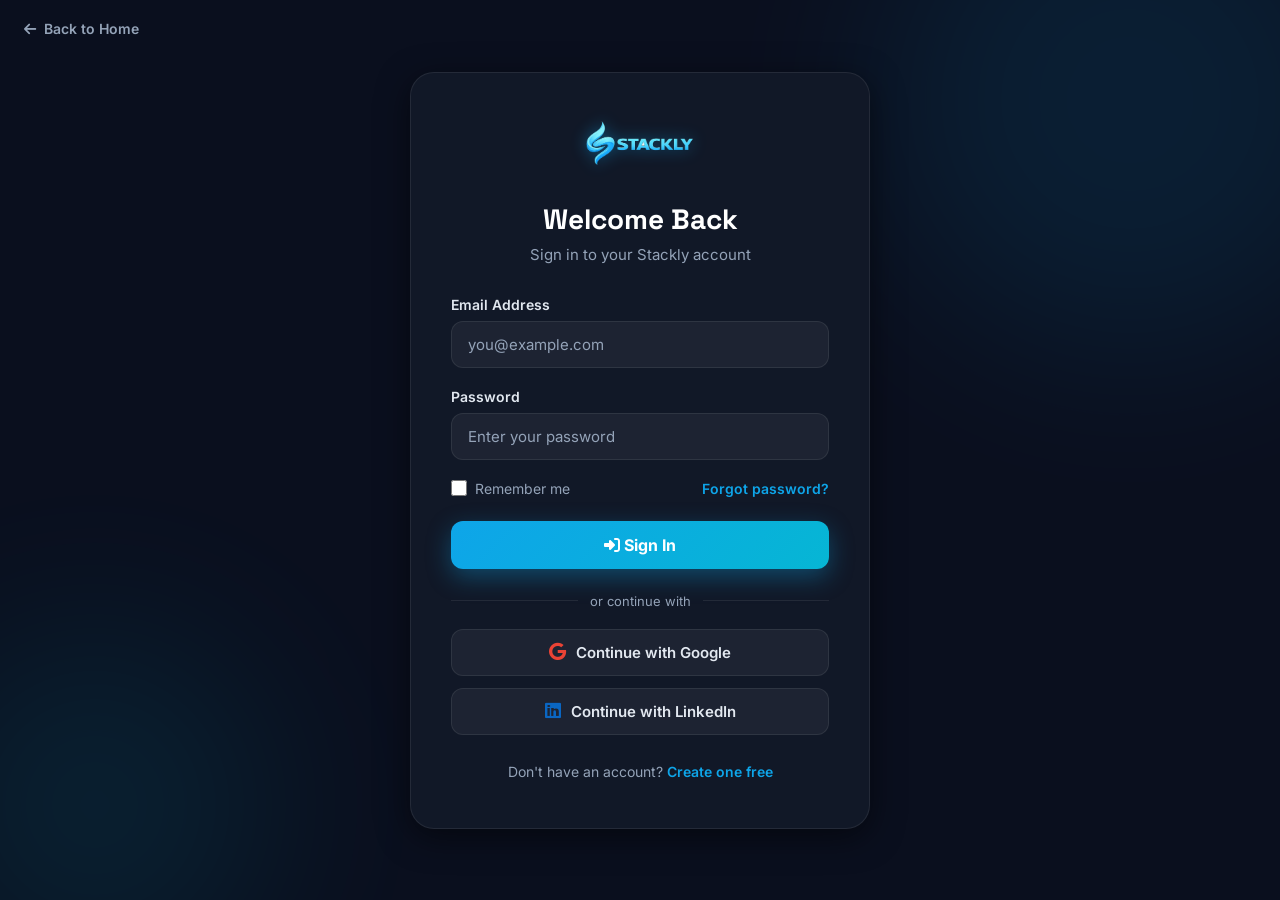
<file: signin.html>
<!DOCTYPE html>
<html lang="en">
<head>
  <meta charset="UTF-8" />
  <meta name="viewport" content="width=device-width, initial-scale=1.0" />
  <title>Sign In | Stackly</title>
  <link rel="stylesheet" href="assets/css/style.css" />
  <link href="https://fonts.googleapis.com/css2?family=Inter:wght@300;400;500;600;700;800;900&family=Space+Grotesk:wght@400;500;600;700&display=swap" rel="stylesheet" />
  <link rel="stylesheet" href="https://cdnjs.cloudflare.com/ajax/libs/font-awesome/6.5.0/css/all.min.css" />
  <style>
    .auth-page {
      min-height: 100vh;
      display: flex;
      align-items: center;
      justify-content: center;
      padding: 40px 24px;
      position: relative;
      overflow: hidden;
    }
    .auth-page .shape { position: absolute; border-radius: 50%; filter: blur(90px); opacity: 0.1; }
    .auth-page .shape-1 { width: 500px; height: 500px; background: #0ea5e9; top: -150px; right: -100px; }
    .auth-page .shape-2 { width: 350px; height: 350px; background: #06b6d4; bottom: -80px; left: -80px; }

    .auth-card {
      background: var(--card-bg);
      border: 1px solid var(--border);
      border-radius: 24px;
      padding: 48px 40px;
      width: 100%;
      max-width: 460px;
      position: relative;
      z-index: 1;
      box-shadow: var(--shadow);
    }
    .auth-logo { text-align: center; margin-bottom: 32px; }
    .auth-logo img { height: 44px; width: auto; filter: drop-shadow(0 0 8px rgba(14,165,233,0.45)); }

    .auth-title {
      font-family: 'Space Grotesk', sans-serif;
      font-size: 28px;
      font-weight: 700;
      color: #fff;
      text-align: center;
      margin-bottom: 8px;
    }
    .auth-sub { color: var(--text-muted); text-align: center; margin-bottom: 32px; font-size: 15px; }

    .form-group { margin-bottom: 20px; }
    .form-group label { display: block; font-size: 14px; font-weight: 600; color: var(--text); margin-bottom: 8px; }
    .form-group input {
      width: 100%;
      padding: 13px 16px;
      background: rgba(255,255,255,0.05);
      border: 1px solid var(--border);
      border-radius: 12px;
      color: var(--text);
      font-size: 15px;
      font-family: 'Inter', sans-serif;
      transition: border-color 0.2s;
      outline: none;
    }
    .form-group input:focus { border-color: var(--primary); background: rgba(14,165,233,0.06); }
    .form-group input::placeholder { color: var(--text-muted); }

    .form-row { display: flex; justify-content: space-between; align-items: center; margin-bottom: 24px; }
    .remember-me { display: flex; align-items: center; gap: 8px; font-size: 14px; color: var(--text-muted); cursor: pointer; }
    .remember-me input[type="checkbox"] { accent-color: var(--primary); width: 16px; height: 16px; }
    .forgot-link { font-size: 14px; color: var(--primary); text-decoration: none; font-weight: 600; }
    .forgot-link:hover { text-decoration: underline; }

    .btn-auth {
      width: 100%;
      padding: 14px;
      background: var(--gradient);
      border: none;
      border-radius: 12px;
      color: #fff;
      font-size: 16px;
      font-weight: 700;
      font-family: 'Inter', sans-serif;
      cursor: pointer;
      box-shadow: 0 8px 24px rgba(14,165,233,0.35);
      transition: all 0.2s;
      margin-bottom: 24px;
    }
    .btn-auth:hover { opacity: 0.9; transform: translateY(-1px); }

    .auth-divider { display: flex; align-items: center; gap: 12px; margin-bottom: 20px; }
    .auth-divider span { flex: 1; height: 1px; background: var(--border); }
    .auth-divider p { color: var(--text-muted); font-size: 13px; white-space: nowrap; }

    .btn-social {
      width: 100%;
      padding: 13px;
      background: rgba(255,255,255,0.05);
      border: 1px solid var(--border);
      border-radius: 12px;
      color: var(--text);
      font-size: 15px;
      font-weight: 600;
      font-family: 'Inter', sans-serif;
      cursor: pointer;
      display: flex;
      align-items: center;
      justify-content: center;
      gap: 10px;
      transition: all 0.2s;
      margin-bottom: 12px;
      text-decoration: none;
    }
    .btn-social:hover { background: rgba(255,255,255,0.09); border-color: rgba(255,255,255,0.2); }
    .btn-social i { font-size: 18px; }
    .btn-social.google i { color: #EA4335; }
    .btn-social.linkedin i { color: #0A66C2; }

    .auth-footer { text-align: center; margin-top: 28px; font-size: 14px; color: var(--text-muted); }
    .auth-footer a { color: var(--primary); font-weight: 600; text-decoration: none; }
    .auth-footer a:hover { text-decoration: underline; }

    .back-home {
      position: fixed;
      top: 20px;
      left: 24px;
      display: flex;
      align-items: center;
      gap: 8px;
      color: var(--text-muted);
      text-decoration: none;
      font-size: 14px;
      font-weight: 600;
      z-index: 10;
      transition: color 0.2s;
    }
    .back-home:hover { color: var(--primary); }

    @media (max-width: 480px) {
      .auth-card { padding: 36px 24px; }
    }
  </style>
</head>
<body>
  <a href="index.html" class="back-home"><i class="fa-solid fa-arrow-left"></i> Back to Home</a>

  <div class="auth-page">
    <div class="shape shape-1"></div>
    <div class="shape shape-2"></div>

    <div class="auth-card">
      <div class="auth-logo">
        <a href="index.html">
          <img src="assets/images/logo.webp" alt="Stackly" />
        </a>
      </div>

      <h1 class="auth-title">Welcome Back</h1>
      <p class="auth-sub">Sign in to your Stackly account</p>

      <div class="form-group">
        <label for="email">Email Address</label>
        <input type="email" id="email" placeholder="you@example.com" />
      </div>

      <div class="form-group">
        <label for="password">Password</label>
        <input type="password" id="password" placeholder="Enter your password" />
      </div>

      <div class="form-row">
        <label class="remember-me">
          <input type="checkbox" /> Remember me
        </label>
        <a href="#" class="forgot-link">Forgot password?</a>
      </div>

      <button class="btn-auth" onclick="handleSignIn()">
        <i class="fa-solid fa-right-to-bracket"></i> Sign In
      </button>

      <div class="auth-divider">
        <span></span><p>or continue with</p><span></span>
      </div>

      <a href="#" class="btn-social google">
        <i class="fa-brands fa-google"></i> Continue with Google
      </a>
      <a href="#" class="btn-social linkedin">
        <i class="fa-brands fa-linkedin"></i> Continue with LinkedIn
      </a>

      <div class="auth-footer">
        Don't have an account? <a href="register.html">Create one free</a>
      </div>
    </div>
  </div>

  <script>
    function handleSignIn() {
      const email = document.getElementById('email').value.trim();
      const password = document.getElementById('password').value;
      if (!email || !password) {
        alert('Please fill in all fields.');
        return;
      }

      // Extract first name from email — split on dots/underscores/hyphens/digits
      let raw = email.split('@')[0];
      let name = raw.split(/[._\-0-9]+/)[0].replace(/[^a-zA-Z]/g,'').trim();
      if (!name || name.length < 2) name = raw.replace(/[^a-zA-Z]/g,'').slice(0,12) || 'Friend';
      name = name.charAt(0).toUpperCase() + name.slice(1).toLowerCase();

      // Save name and redirect to welcome page
      localStorage.setItem('stackly_user_name', name);
      window.location.href = 'welcome.html?name=' + encodeURIComponent(name);
    }
  </script>
</body>
</html>
</file>
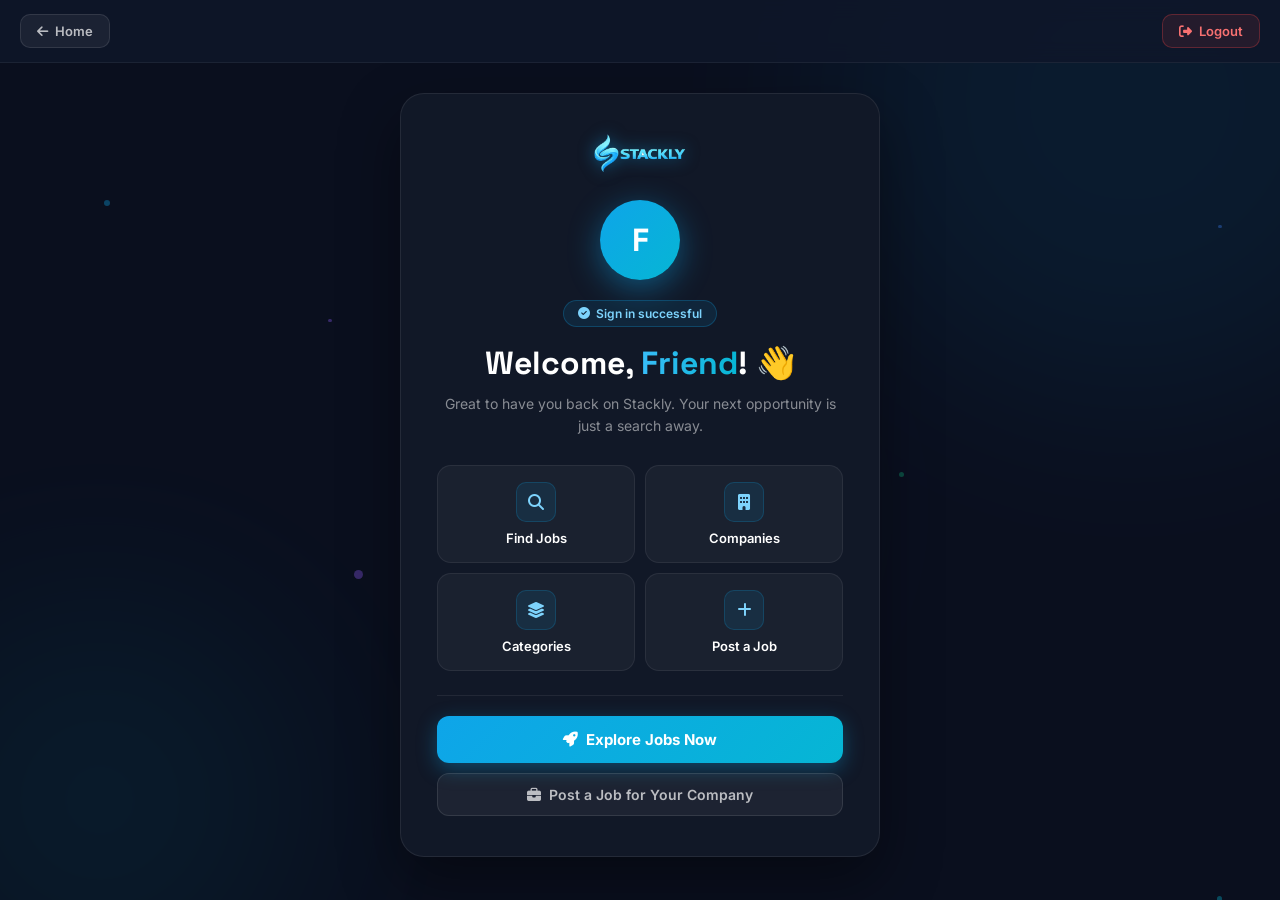
<file: welcome.html>
<!DOCTYPE html>
<html lang="en">
<head>
  <meta charset="UTF-8" />
  <meta name="viewport" content="width=device-width, initial-scale=1.0" />
  <title>Welcome | Stackly</title>
  <link rel="stylesheet" href="assets/css/style.css" />
  <link href="https://fonts.googleapis.com/css2?family=Inter:wght@300;400;500;600;700;800;900&family=Space+Grotesk:wght@400;500;600;700&display=swap" rel="stylesheet" />
  <link rel="stylesheet" href="https://cdnjs.cloudflare.com/ajax/libs/font-awesome/6.5.0/css/all.min.css" />
  <style>
    * { box-sizing: border-box; margin: 0; padding: 0; }

    body { background: var(--dark, #0f172a); }

    /* Top bar — sits above the scrollable content, never overlaps card */
    .top-bar {
      position: fixed;
      top: 0; left: 0; right: 0;
      display: flex;
      align-items: center;
      justify-content: space-between;
      padding: 14px 20px;
      z-index: 100;
      background: rgba(15,23,42,0.85);
      backdrop-filter: blur(10px);
      -webkit-backdrop-filter: blur(10px);
      border-bottom: 1px solid rgba(255,255,255,0.06);
    }
    .top-btn {
      display: flex;
      align-items: center;
      gap: 7px;
      padding: 8px 16px;
      border-radius: 10px;
      font-size: 13px;
      font-weight: 600;
      font-family: 'Inter', sans-serif;
      text-decoration: none;
      transition: all 0.2s;
      cursor: pointer;
      border: 1px solid transparent;
      white-space: nowrap;
    }
    .btn-back {
      background: rgba(255,255,255,0.06);
      border-color: rgba(255,255,255,0.1);
      color: rgba(255,255,255,0.7);
    }
    .btn-back:hover { color: #fff; background: rgba(255,255,255,0.12); }
    .btn-logout {
      background: rgba(239,68,68,0.1);
      border-color: rgba(239,68,68,0.3);
      color: #f87171;
    }
    .btn-logout:hover { background: rgba(239,68,68,0.22); color: #fca5a5; }

    /* Page wrapper — pushed down by topbar height */
    .welcome-page {
      min-height: 100vh;
      display: flex;
      align-items: center;
      justify-content: center;
      padding: 90px 20px 40px; /* top padding = topbar + breathing room */
      position: relative;
      overflow: hidden;
    }

    /* Background shapes */
    .bg-shape { position: absolute; border-radius: 50%; filter: blur(100px); pointer-events: none; }
    .bg-shape-1 { width: 600px; height: 600px; background: #0ea5e9; opacity: 0.08; top: -200px; right: -150px; }
    .bg-shape-2 { width: 400px; height: 400px; background: #06b6d4; opacity: 0.07; bottom: -100px; left: -100px; }
    .bg-shape-3 { width: 300px; height: 300px; background: #3b82f6; opacity: 0.06; top: 40%; left: 40%; }

    /* Card */
    .welcome-card {
      background: var(--card-bg, #1e293b);
      border: 1px solid var(--border, rgba(255,255,255,0.08));
      border-radius: 24px;
      padding: 40px 36px;
      width: 100%;
      max-width: 480px;
      position: relative;
      z-index: 1;
      box-shadow: 0 24px 60px rgba(0,0,0,0.4);
      text-align: center;
      animation: cardIn 0.55s cubic-bezier(0.34, 1.4, 0.64, 1) both;
    }
    @keyframes cardIn {
      from { opacity: 0; transform: translateY(28px) scale(0.96); }
      to   { opacity: 1; transform: translateY(0) scale(1); }
    }

    /* Logo */
    .welcome-logo { margin-bottom: 24px; }
    .welcome-logo img {
      height: 38px; width: auto;
      filter: drop-shadow(0 0 8px rgba(14,165,233,0.5));
    }

    /* Avatar — contained fully inside card */
    .welcome-avatar {
      width: 80px;
      height: 80px;
      border-radius: 50%;
      background: linear-gradient(135deg, #0ea5e9, #06b6d4);
      display: flex;
      align-items: center;
      justify-content: center;
      margin: 0 auto 20px;
      box-shadow: 0 8px 32px rgba(14,165,233,0.45);
      font-size: 32px;
      color: #fff;
      font-family: 'Space Grotesk', sans-serif;
      font-weight: 700;
      text-transform: uppercase;
      animation: avatarPop 0.5s 0.2s cubic-bezier(0.34, 1.56, 0.64, 1) both;
      flex-shrink: 0;
    }
    @keyframes avatarPop {
      from { opacity: 0; transform: scale(0.4); }
      to   { opacity: 1; transform: scale(1); }
    }

    /* Badge */
    .welcome-badge {
      display: inline-flex;
      align-items: center;
      gap: 6px;
      background: rgba(14,165,233,0.1);
      border: 1px solid rgba(14,165,233,0.25);
      border-radius: 999px;
      padding: 5px 14px;
      font-size: 12px;
      font-weight: 600;
      color: #7dd3fc;
      margin-bottom: 16px;
      animation: fadeUp 0.4s 0.35s ease both;
    }
    @keyframes fadeUp {
      from { opacity: 0; transform: translateY(8px); }
      to   { opacity: 1; transform: translateY(0); }
    }

    /* Title — responsive font size so long names don't overflow */
    .welcome-title {
      font-family: 'Space Grotesk', sans-serif;
      font-size: clamp(22px, 6vw, 32px);
      font-weight: 800;
      color: #fff;
      line-height: 1.25;
      margin-bottom: 10px;
      word-break: break-word;
      animation: fadeUp 0.4s 0.45s ease both;
    }
    .name-highlight {
      background: linear-gradient(90deg, #38bdf8, #06b6d4);
      -webkit-background-clip: text;
      -webkit-text-fill-color: transparent;
      background-clip: text;
    }

    .welcome-sub {
      color: rgba(255,255,255,0.5);
      font-size: 14px;
      line-height: 1.6;
      margin-bottom: 28px;
      animation: fadeUp 0.4s 0.5s ease both;
    }

    /* Quick action grid */
    .quick-actions {
      display: grid;
      grid-template-columns: 1fr 1fr;
      gap: 10px;
      margin-bottom: 24px;
      animation: fadeUp 0.4s 0.6s ease both;
    }
    .action-card {
      background: rgba(255,255,255,0.04);
      border: 1px solid rgba(255,255,255,0.07);
      border-radius: 14px;
      padding: 16px 12px;
      text-decoration: none;
      color: #fff;
      transition: all 0.2s;
      display: flex;
      flex-direction: column;
      align-items: center;
      gap: 8px;
    }
    .action-card:hover {
      background: rgba(14,165,233,0.08);
      border-color: rgba(14,165,233,0.3);
      transform: translateY(-2px);
    }
    .action-card i {
      width: 40px; height: 40px;
      border-radius: 10px;
      background: rgba(14,165,233,0.1);
      border: 1px solid rgba(14,165,233,0.2);
      display: flex; align-items: center; justify-content: center;
      font-size: 16px;
      color: #7dd3fc;
      flex-shrink: 0;
    }
    .action-card span { font-size: 13px; font-weight: 600; }

    /* CTA buttons */
    .btn-explore {
      display: block; width: 100%;
      padding: 14px;
      background: linear-gradient(135deg, #0ea5e9, #06b6d4);
      border: none; border-radius: 12px;
      color: #fff; font-size: 15px; font-weight: 700;
      font-family: 'Inter', sans-serif;
      cursor: pointer; text-decoration: none;
      box-shadow: 0 6px 20px rgba(14,165,233,0.35);
      transition: all 0.2s;
      animation: fadeUp 0.4s 0.7s ease both;
      margin-bottom: 10px;
    }
    .btn-explore:hover { opacity: 0.9; transform: translateY(-1px); }

    .btn-post-job {
      display: block; width: 100%;
      padding: 12px;
      background: rgba(255,255,255,0.05);
      border: 1px solid rgba(255,255,255,0.1);
      border-radius: 12px;
      color: rgba(255,255,255,0.7); font-size: 14px; font-weight: 600;
      font-family: 'Inter', sans-serif;
      cursor: pointer; text-decoration: none;
      transition: all 0.2s;
      animation: fadeUp 0.4s 0.75s ease both;
    }
    .btn-post-job:hover { background: rgba(255,255,255,0.09); color: #fff; }

    .card-divider { height: 1px; background: rgba(255,255,255,0.07); margin: 20px 0; }

    /* Confetti */
    .confetti-dot {
      position: absolute; border-radius: 50%;
      animation: floatDot ease-in-out infinite;
      pointer-events: none;
    }
    @keyframes floatDot {
      0%,100% { transform: translateY(0); opacity: 0.5; }
      50% { transform: translateY(-18px); opacity: 0.9; }
    }

    @media (max-width: 400px) {
      .welcome-card { padding: 32px 20px; }
      .top-btn { padding: 7px 12px; font-size: 12px; }
    }
  </style>
</head>
<body>

  <!-- Fixed top bar -->
  <div class="top-bar">
    <a href="index.html" class="top-btn btn-back">
      <i class="fa-solid fa-arrow-left"></i> Home
    </a>
    <button class="top-btn btn-logout" onclick="handleLogout()">
      <i class="fa-solid fa-right-from-bracket"></i> Logout
    </button>
  </div>

  <div class="welcome-page" id="welcomePage">
    <div class="bg-shape bg-shape-1"></div>
    <div class="bg-shape bg-shape-2"></div>
    <div class="bg-shape bg-shape-3"></div>

    <div class="welcome-card">

      <div class="welcome-logo">
        <a href="index.html">
          <img src="assets/images/logo.webp" alt="Stackly" />
        </a>
      </div>

      <div class="welcome-avatar" id="userAvatar">M</div>

      <div class="welcome-badge">
        <i class="fa-solid fa-circle-check"></i> Sign in successful
      </div>

      <h1 class="welcome-title">
        Welcome, <span class="name-highlight" id="userName">Maruthu</span>! 👋
      </h1>
      <p class="welcome-sub">
        Great to have you back on Stackly. Your next opportunity is just a search away.
      </p>

      <div class="quick-actions">
        <a href="jobs.html" class="action-card">
          <i class="fa-solid fa-magnifying-glass"></i>
          <span>Find Jobs</span>
        </a>
        <a href="companies.html" class="action-card">
          <i class="fa-solid fa-building"></i>
          <span>Companies</span>
        </a>
        <a href="categories.html" class="action-card">
          <i class="fa-solid fa-layer-group"></i>
          <span>Categories</span>
        </a>
        <a href="post-job.html" class="action-card">
          <i class="fa-solid fa-plus"></i>
          <span>Post a Job</span>
        </a>
      </div>

      <div class="card-divider"></div>

      <a href="jobs.html" class="btn-explore">
        <i class="fa-solid fa-rocket"></i> &nbsp;Explore Jobs Now
      </a>
      <a href="post-job.html" class="btn-post-job">
        <i class="fa-solid fa-briefcase"></i> &nbsp;Post a Job for Your Company
      </a>

    </div>
  </div>

  <script>
    (function() {
      const params = new URLSearchParams(window.location.search);
      let raw = params.get('name') || localStorage.getItem('stackly_user_name') || 'Friend';

      // Smart name extraction:
      // 1. Split on dots, underscores, hyphens, digits — take the first meaningful chunk
      // 2. Cap at 14 characters so it never overflows
      let name = raw
        .split(/[._\-0-9]+/)[0]   // take part before any separator/number
        .replace(/[^a-zA-Z]/g, '') // strip anything non-alpha
        .trim();

      if (!name || name.length < 2) name = raw.replace(/[^a-zA-Z]/g, '').slice(0, 12) || 'Friend';

      // Capitalise
      name = name.charAt(0).toUpperCase() + name.slice(1).toLowerCase();

      document.getElementById('userName').textContent = name;
      document.getElementById('userAvatar').textContent = name.charAt(0).toUpperCase();
      document.title = 'Welcome, ' + name + ' | Stackly';
      localStorage.setItem('stackly_user_name', name);
    })();

    function handleLogout() {
      localStorage.removeItem('stackly_user_name');
      window.location.href = 'index.html';
    }

    // Floating dots
    (function() {
      const colors = ['#0ea5e9','#06b6d4','#3b82f6','#8b5cf6','#10b981'];
      const page = document.getElementById('welcomePage');
      for (let i = 0; i < 10; i++) {
        const d = document.createElement('div');
        d.className = 'confetti-dot';
        const s = Math.random() * 7 + 3;
        d.style.cssText = `width:${s}px;height:${s}px;background:${colors[i%colors.length]};left:${Math.random()*100}%;top:${Math.random()*100}%;animation-delay:${Math.random()*3}s;animation-duration:${3+Math.random()*3}s;opacity:0.35;`;
        page.appendChild(d);
      }
    })();
  </script>
</body>
</html>
</file>
<file: assets/css/style.css>
/* =============================================
   JOBPORTAL — Main Stylesheet
   ============================================= */

:root {
  --primary: #0ea5e9;
  --primary-dark: #0284c7;
  --primary-light: #38bdf8;
  --accent: #06B6D4;
  --accent-light: #67E8F9;
  --dark: #0a0f1e;
  --dark2: #0f1629;
  --card-bg: #111827;
  --text: #E2E8F0;
  --text-muted: #94A3B8;
  --border: rgba(255,255,255,0.08);
  --gradient: linear-gradient(135deg, #0ea5e9 0%, #06b6d4 100%);
  --gradient-soft: linear-gradient(135deg, rgba(14,165,233,0.12) 0%, rgba(6,182,212,0.12) 100%);
  --radius: 16px;
  --radius-sm: 10px;
  --shadow: 0 8px 32px rgba(0,0,0,0.5);
  --shadow-card: 0 4px 24px rgba(0,0,0,0.4);
}

*, *::before, *::after { box-sizing: border-box; margin: 0; padding: 0; }
html { scroll-behavior: smooth; }
body { font-family: 'Inter', sans-serif; background: var(--dark); color: var(--text); overflow-x: hidden; }

.container { max-width: 1200px; margin: 0 auto; padding: 0 24px; }
.accent { color: var(--accent); }

/* ══════════════════════════
   LOADER
══════════════════════════ */
#loader {
  position: fixed; inset: 0; z-index: 9999;
  background: var(--dark);
  display: flex; align-items: center; justify-content: center;
  transition: opacity 0.6s ease;
}
#loader.fade-out { opacity: 0; pointer-events: none; }

.loader-content { text-align: center; padding: 0 24px; }

.loader-logo { margin-bottom: 24px; }
.loader-logo-img {
  height: 72px;
  width: auto;
  max-width: 260px;
  object-fit: contain;
  animation: floatLogo 2s ease infinite;
  /* white background logo on dark — add glow */
  filter: drop-shadow(0 0 20px rgba(14,165,233,0.5));
}

@keyframes floatLogo {
  0%, 100% { transform: translateY(0); }
  50% { transform: translateY(-6px); }
}

.loader-tagline { color: var(--text-muted); margin-bottom: 32px; font-size: 15px; letter-spacing: 0.02em; }

.loader-bar {
  width: 240px; height: 3px;
  background: rgba(255,255,255,0.08);
  border-radius: 99px; overflow: hidden; margin: 0 auto;
}
.loader-progress {
  height: 100%; width: 0%;
  background: var(--gradient);
  border-radius: 99px;
  animation: loadBar 2s ease forwards;
}
@keyframes loadBar { to { width: 100%; } }

/* ══════════════════════════
   NAVBAR
══════════════════════════ */
.navbar {
  position: fixed; top: 0; left: 0; right: 0; z-index: 1000;
  padding: 12px 0;
  background: rgba(10,15,30,0.85);
  backdrop-filter: blur(20px);
  border-bottom: 1px solid var(--border);
  transition: all 0.3s ease;
}
.navbar.scrolled { padding: 8px 0; background: rgba(10,15,30,0.97); }

.nav-container {
  max-width: 1200px; margin: 0 auto; padding: 0 20px;
  display: flex; align-items: center; gap: 32px;
}

/* LOGO IMAGE in navbar */
.nav-logo { display: flex; align-items: center; text-decoration: none; flex-shrink: 0; }
.nav-logo-img {
  height: 38px;
  width: auto;
  max-width: 160px;
  object-fit: contain;
  /* The logo has white bg, invert for dark theme */
  filter: brightness(1.1) drop-shadow(0 0 6px rgba(14,165,233,0.4));
  transition: filter 0.2s;
}
.nav-logo:hover .nav-logo-img { filter: brightness(1.2) drop-shadow(0 0 10px rgba(14,165,233,0.7)); }

.nav-links { display: flex; list-style: none; gap: 4px; flex: 1; justify-content: center; }
.nav-links a {
  text-decoration: none; color: var(--text-muted);
  padding: 8px 14px; border-radius: 8px; font-size: 14px; font-weight: 500;
  transition: all 0.2s; white-space: nowrap;
}
.nav-links a:hover { color: #fff; background: rgba(255,255,255,0.06); }

.nav-actions { display: flex; gap: 10px; align-items: center; flex-shrink: 0; }

.btn-outline {
  padding: 8px 18px; border: 1px solid var(--border);
  border-radius: 10px; color: var(--text); background: transparent;
  text-decoration: none; font-size: 14px; font-weight: 500; white-space: nowrap;
  transition: all 0.2s;
}
.btn-outline:hover { background: rgba(255,255,255,0.06); border-color: rgba(255,255,255,0.2); }

.btn-primary {
  padding: 8px 20px;
  background: var(--gradient);
  border-radius: 10px; color: #fff; border: none;
  text-decoration: none; font-size: 14px; font-weight: 600; white-space: nowrap;
  cursor: pointer; transition: all 0.2s;
  box-shadow: 0 4px 14px rgba(14,165,233,0.35);
}
.btn-primary:hover { opacity: 0.9; transform: translateY(-1px); }

.hamburger {
  display: none; background: none; border: none;
  color: #fff; font-size: 22px; cursor: pointer;
  margin-left: auto; padding: 4px 8px;
}

/* Mobile Menu — Full Screen Overlay */
.mobile-menu {
  position: fixed;
  top: 0; left: 0; right: 0; bottom: 0;
  z-index: 99999;
  background: var(--dark);
  flex-direction: column;
  overflow-y: auto;
  opacity: 0;
  transform: translateX(100%);
  transition: opacity 0.35s ease, transform 0.35s ease;
  display: flex;
  pointer-events: none;
  visibility: hidden;
}
.mobile-menu.open {
  opacity: 1;
  transform: translateX(0);
  pointer-events: all;
  visibility: visible;
}

/* Top bar inside fullscreen menu */
.mobile-menu-header {
  display: flex;
  align-items: center;
  justify-content: space-between;
  padding: 16px 20px;
  border-bottom: 1px solid var(--border);
  flex-shrink: 0;
}
.mobile-menu-header .mob-logo img {
  height: 34px; width: auto;
  filter: brightness(1.1) drop-shadow(0 0 6px rgba(14,165,233,0.4));
}
.mobile-menu-close {
  background: rgba(255,255,255,0.06);
  border: 1px solid var(--border);
  border-radius: 10px;
  color: #fff; font-size: 20px;
  width: 40px; height: 40px;
  display: flex; align-items: center; justify-content: center;
  cursor: pointer; transition: all 0.2s;
}
.mobile-menu-close:hover { background: rgba(255,255,255,0.1); }

/* Nav links list */
.mobile-menu ul {
  list-style: none;
  display: flex; flex-direction: column;
  padding: 24px 20px;
  gap: 6px;
  flex: 1;
}
.mobile-menu li a {
  text-decoration: none; color: var(--text);
  padding: 16px 20px; display: flex; align-items: center; gap: 14px;
  font-weight: 600; font-size: 18px;
  border-radius: 14px; border: 1px solid transparent;
  transition: all 0.2s;
}
.mobile-menu li a i {
  width: 36px; height: 36px; border-radius: 10px;
  background: var(--gradient-soft);
  border: 1px solid rgba(14,165,233,0.2);
  display: flex; align-items: center; justify-content: center;
  font-size: 15px; color: var(--primary-light);
  flex-shrink: 0;
}
.mobile-menu li a:hover {
  color: #fff;
  background: rgba(255,255,255,0.04);
  border-color: var(--border);
}
.mobile-menu .mob-divider {
  height: 1px; background: var(--border); margin: 8px 0;
}

/* Bottom action buttons */
.mobile-menu-footer {
  padding: 20px;
  border-top: 1px solid var(--border);
  display: flex; flex-direction: column; gap: 12px;
  flex-shrink: 0;
}
.mobile-menu-footer .mob-signin {
  display: block; text-align: center;
  padding: 15px; border: 1px solid rgba(255,255,255,0.15);
  border-radius: 14px; color: #fff; text-decoration: none;
  font-size: 16px; font-weight: 600; transition: all 0.2s;
}
.mobile-menu-footer .mob-signin:hover { background: rgba(255,255,255,0.05); }
.mobile-menu-footer .mob-post {
  display: block; text-align: center;
  padding: 15px; background: var(--gradient);
  border-radius: 14px; color: #fff; text-decoration: none;
  font-size: 16px; font-weight: 700;
  box-shadow: 0 6px 20px rgba(14,165,233,0.35); transition: all 0.2s;
}
.mobile-menu-footer .mob-post:hover { opacity: 0.9; }

/* ══════════════════════════
   HERO
══════════════════════════ */
.hero {
  min-height: 100vh;
  display: flex; flex-direction: column; justify-content: center;
  padding: 110px 0 80px;
  position: relative; overflow: hidden;
}
.hero-bg-shapes { position: absolute; inset: 0; pointer-events: none; overflow: hidden; }
.shape { position: absolute; border-radius: 50%; filter: blur(90px); opacity: 0.12; }
.shape-1 { width: 600px; height: 600px; background: #0ea5e9; top: -200px; right: -100px; }
.shape-2 { width: 400px; height: 400px; background: var(--accent); bottom: -100px; left: -100px; }
.shape-3 { width: 300px; height: 300px; background: #3b82f6; top: 40%; left: 40%; }

.hero-content { text-align: center; max-width: 780px; margin: 0 auto; position: relative; z-index: 1; }

.hero-badge {
  display: inline-flex; align-items: center; gap: 8px;
  background: rgba(14,165,233,0.12); border: 1px solid rgba(14,165,233,0.3);
  color: var(--primary-light); padding: 6px 16px; border-radius: 99px;
  font-size: 13px; font-weight: 600; margin-bottom: 24px;
}
.hero-title {
  font-family: 'Space Grotesk', sans-serif;
  font-size: clamp(36px, 7vw, 76px);
  font-weight: 800; line-height: 1.1;
  color: #fff; margin-bottom: 20px;
  letter-spacing: -2px;
}
.hero-subtitle { font-size: 17px; color: var(--text-muted); margin-bottom: 36px; line-height: 1.65; }

/* Search */
.search-box {
  display: flex; align-items: center;
  background: rgba(255,255,255,0.04); border: 1px solid rgba(255,255,255,0.1);
  border-radius: 16px; overflow: hidden; margin-bottom: 20px;
  backdrop-filter: blur(10px); box-shadow: var(--shadow);
}
.search-field {
  display: flex; align-items: center; gap: 10px;
  padding: 16px 20px; flex: 1; min-width: 0;
}
.search-field i { color: var(--text-muted); font-size: 15px; flex-shrink: 0; }
.search-field input {
  background: none; border: none; outline: none;
  color: #fff; font-size: 15px; width: 100%; font-family: 'Inter', sans-serif;
}
.search-field input::placeholder { color: var(--text-muted); }
.search-divider { width: 1px; height: 32px; background: var(--border); flex-shrink: 0; }
.search-btn {
  padding: 14px 26px; background: var(--gradient);
  border: none; border-radius: 12px; color: #fff; font-size: 15px; font-weight: 600;
  cursor: pointer; margin: 6px; flex-shrink: 0; font-family: 'Inter', sans-serif;
  white-space: nowrap; transition: all 0.2s;
}
.search-btn:hover { opacity: 0.9; }

.hero-tags { display: flex; align-items: center; gap: 8px; justify-content: center; flex-wrap: wrap; }
.hero-tags span { color: var(--text-muted); font-size: 14px; }
.hero-tags a {
  padding: 5px 14px; background: rgba(255,255,255,0.05);
  border: 1px solid var(--border); border-radius: 99px;
  color: var(--text-muted); text-decoration: none; font-size: 13px; transition: all 0.2s;
}
.hero-tags a:hover { color: #fff; border-color: var(--primary); background: rgba(14,165,233,0.1); }

/* Stats */
.hero-stats {
  display: flex; gap: 16px; justify-content: center;
  flex-wrap: wrap; margin-top: 60px; position: relative; z-index: 1;
}
.stat-card {
  background: rgba(255,255,255,0.04); border: 1px solid var(--border);
  border-radius: var(--radius); padding: 22px 28px; text-align: center;
  flex: 1; min-width: 120px; backdrop-filter: blur(10px); transition: all 0.3s;
}
.stat-card:hover { border-color: rgba(14,165,233,0.4); transform: translateY(-4px); }
.stat-number {
  font-family: 'Space Grotesk', sans-serif; font-size: 30px; font-weight: 700;
  background: var(--gradient); -webkit-background-clip: text;
  -webkit-text-fill-color: transparent; background-clip: text;
}
.stat-label { font-size: 13px; color: var(--text-muted); margin-top: 4px; }

/* ══════════════════════════
   SECTION HEADER
══════════════════════════ */
.section-header { text-align: center; margin-bottom: 52px; }
.section-badge {
  display: inline-block; padding: 5px 14px;
  background: rgba(6,182,212,0.1); border: 1px solid rgba(6,182,212,0.25);
  border-radius: 99px; color: var(--accent); font-size: 12px; font-weight: 600;
  text-transform: uppercase; letter-spacing: 0.08em; margin-bottom: 14px;
}
.section-header h2 {
  font-family: 'Space Grotesk', sans-serif;
  font-size: clamp(26px, 4vw, 40px); font-weight: 700; margin-bottom: 12px; color: #fff;
}
.section-header p { color: var(--text-muted); font-size: 16px; }

/* ══════════════════════════
   CATEGORIES
══════════════════════════ */
.categories { padding: 90px 0; }
.categories-grid { display: grid; grid-template-columns: repeat(auto-fit, minmax(180px, 1fr)); gap: 14px; }
.category-card {
  background: rgba(255,255,255,0.03); border: 1px solid var(--border);
  border-radius: var(--radius); padding: 26px 16px; text-align: center;
  cursor: pointer; transition: all 0.3s;
}
.category-card:hover { border-color: var(--primary); background: rgba(14,165,233,0.07); transform: translateY(-4px); }
.cat-icon {
  width: 54px; height: 54px; border-radius: 14px;
  background: var(--gradient-soft); border: 1px solid rgba(14,165,233,0.2);
  display: flex; align-items: center; justify-content: center;
  font-size: 22px; color: var(--primary-light); margin: 0 auto 14px;
}
.category-card h3 { font-size: 14px; font-weight: 600; color: #fff; margin-bottom: 6px; }
.category-card p { font-size: 12px; color: var(--text-muted); }

/* ══════════════════════════
   JOBS
══════════════════════════ */
.jobs { padding: 90px 0; background: rgba(255,255,255,0.01); }
.jobs-grid { display: grid; grid-template-columns: repeat(auto-fill, minmax(320px, 1fr)); gap: 18px; }
.job-card {
  background: var(--card-bg); border: 1px solid var(--border);
  border-radius: var(--radius); padding: 22px;
  transition: all 0.3s; position: relative; overflow: hidden;
}
.job-card::before {
  content: ''; position: absolute; inset: 0;
  background: var(--gradient-soft); opacity: 0; transition: opacity 0.3s;
  pointer-events: none;
}
.job-card:hover { border-color: var(--primary); transform: translateY(-4px); box-shadow: var(--shadow-card); }
.job-card:hover::before { opacity: 1; }
.job-card.featured { border-color: rgba(14,165,233,0.35); }

.job-top {
  display: flex; align-items: flex-start; justify-content: space-between;
  margin-bottom: 14px; position: relative; z-index: 1;
}
.company-logo {
  width: 46px; height: 46px; border-radius: 12px;
  display: flex; align-items: center; justify-content: center;
  font-size: 20px; flex-shrink: 0;
}
.company-logo.google { background: #fff; color: #4285F4; }
.company-logo.meta { background: #0866FF; color: #fff; }
.company-logo.amazon { background: #FF9900; color: #fff; }
.company-logo.microsoft { background: #00A4EF; color: #fff; }
.company-logo.apple { background: #555; color: #fff; }
.company-logo.netflix { background: #E50914; color: #fff; }

.job-badge {
  padding: 3px 10px; border-radius: 99px; font-size: 11px; font-weight: 600;
  background: rgba(14,165,233,0.15); color: var(--primary-light);
  border: 1px solid rgba(14,165,233,0.25);
}
.job-badge.new { background: rgba(16,185,129,0.15); color: #34D399; border-color: rgba(16,185,129,0.25); }

.job-title { font-size: 16px; font-weight: 700; color: #fff; margin-bottom: 4px; position: relative; z-index: 1; }
.job-company { font-size: 13px; color: var(--text-muted); margin-bottom: 12px; position: relative; z-index: 1; }
.job-meta { display: flex; gap: 12px; flex-wrap: wrap; margin-bottom: 10px; position: relative; z-index: 1; }
.job-meta span { font-size: 12px; color: var(--text-muted); display: flex; align-items: center; gap: 4px; }
.job-salary { font-size: 15px; font-weight: 700; color: var(--accent); margin-bottom: 12px; position: relative; z-index: 1; }
.job-tags { display: flex; gap: 6px; flex-wrap: wrap; margin-bottom: 16px; position: relative; z-index: 1; }
.job-tags span {
  padding: 3px 10px; background: rgba(255,255,255,0.05);
  border: 1px solid var(--border); border-radius: 99px; font-size: 11px; color: var(--text-muted);
}
.btn-apply {
  display: block; text-align: center; padding: 10px;
  background: var(--gradient); border-radius: 10px;
  color: #fff; text-decoration: none; font-size: 14px; font-weight: 600;
  transition: all 0.2s; position: relative; z-index: 1;
}
.btn-apply:hover { opacity: 0.9; }

.view-all-wrap { text-align: center; margin-top: 44px; }
.btn-outline-lg {
  display: inline-flex; align-items: center; gap: 8px;
  padding: 13px 26px; border: 1px solid rgba(255,255,255,0.15);
  border-radius: 12px; color: var(--text); text-decoration: none;
  font-size: 15px; font-weight: 600; transition: all 0.2s;
}
.btn-outline-lg:hover { background: rgba(255,255,255,0.05); border-color: var(--primary); color: #fff; }
.btn-outline-lg.white { color: #fff; border-color: rgba(255,255,255,0.3); }
.btn-outline-lg.white:hover { background: rgba(255,255,255,0.1); }

/* ══════════════════════════
   HOW IT WORKS
══════════════════════════ */
.how-it-works { padding: 90px 0; }
.steps-grid {
  display: flex; align-items: center; gap: 16px;
  flex-wrap: wrap; justify-content: center;
}
.step-card {
  flex: 1; min-width: 220px; max-width: 280px;
  background: rgba(255,255,255,0.03); border: 1px solid var(--border);
  border-radius: var(--radius); padding: 32px 24px; text-align: center; transition: all 0.3s;
}
.step-card:hover { border-color: var(--accent); transform: translateY(-4px); }
.step-number { font-size: 11px; font-weight: 700; color: var(--text-muted); letter-spacing: 0.1em; margin-bottom: 16px; }
.step-icon {
  width: 60px; height: 60px; border-radius: 16px;
  background: var(--gradient); margin: 0 auto 18px;
  display: flex; align-items: center; justify-content: center;
  font-size: 24px; color: #fff; box-shadow: 0 8px 24px rgba(14,165,233,0.35);
}
.step-card h3 { font-size: 17px; font-weight: 700; color: #fff; margin-bottom: 10px; }
.step-card p { font-size: 14px; color: var(--text-muted); line-height: 1.7; }
.step-arrow { font-size: 18px; color: var(--text-muted); flex-shrink: 0; }

/* ══════════════════════════
   COMPANIES
══════════════════════════ */
.companies { padding: 90px 0; background: rgba(255,255,255,0.01); }
.companies-grid { display: grid; grid-template-columns: repeat(auto-fill, minmax(150px, 1fr)); gap: 14px; }
.company-card {
  background: rgba(255,255,255,0.03); border: 1px solid var(--border);
  border-radius: var(--radius); padding: 24px 14px; text-align: center; transition: all 0.3s;
}
.company-card:hover { border-color: var(--primary); transform: translateY(-4px); }
.co-logo {
  width: 52px; height: 52px; border-radius: 14px;
  display: flex; align-items: center; justify-content: center;
  font-size: 22px; margin: 0 auto 12px;
}
.co-logo.google { background: #fff; color: #4285F4; }
.co-logo.meta { background: #0866FF; color: #fff; }
.co-logo.amazon { background: #FF9900; color: #fff; }
.co-logo.microsoft { background: #00A4EF; color: #fff; }
.co-logo.apple { background: #555; color: #fff; }
.co-logo.slack { background: #611F69; color: #fff; }
.company-card h4 { font-size: 14px; font-weight: 700; color: #fff; margin-bottom: 4px; }
.company-card p { font-size: 12px; color: var(--text-muted); margin-bottom: 12px; }
.company-card a {
  font-size: 12px; color: var(--primary-light); text-decoration: none;
  font-weight: 600; border-bottom: 1px solid rgba(56,189,248,0.3); padding-bottom: 1px;
}
.company-card a:hover { color: var(--accent); }

/* ══════════════════════════
   TESTIMONIALS
══════════════════════════ */
.testimonials { padding: 90px 0; }
.testimonials-grid { display: grid; grid-template-columns: repeat(auto-fit, minmax(270px, 1fr)); gap: 18px; }
.testimonial-card {
  background: var(--card-bg); border: 1px solid var(--border);
  border-radius: var(--radius); padding: 26px;
}
.testimonial-card.featured-testimonial {
  border-color: rgba(14,165,233,0.35);
  background: linear-gradient(135deg, rgba(14,165,233,0.08), rgba(6,182,212,0.04));
}
.stars { color: #FBBF24; font-size: 16px; letter-spacing: 2px; margin-bottom: 12px; }
.testimonial-card p { font-size: 14px; color: var(--text-muted); line-height: 1.75; margin-bottom: 18px; font-style: italic; }
.testimonial-author { display: flex; align-items: center; gap: 12px; }
.author-avatar {
  width: 42px; height: 42px; border-radius: 50%;
  display: flex; align-items: center; justify-content: center;
  font-weight: 700; font-size: 16px; color: #fff; flex-shrink: 0;
}
.av1 { background: linear-gradient(135deg, #0ea5e9, #3b82f6); }
.av2 { background: linear-gradient(135deg, #06B6D4, #0EA5E9); }
.av3 { background: linear-gradient(135deg, #10B981, #059669); }
.testimonial-author strong { display: block; font-size: 14px; color: #fff; }
.testimonial-author span { font-size: 12px; color: var(--text-muted); }

/* ══════════════════════════
   CTA
══════════════════════════ */
.cta-section { padding: 70px 0; }
.cta-box {
  background: linear-gradient(135deg, rgba(14,165,233,0.15), rgba(6,182,212,0.08));
  border: 1px solid rgba(14,165,233,0.25);
  border-radius: 24px; padding: 56px 44px;
  display: flex; align-items: center; justify-content: space-between; gap: 36px; flex-wrap: wrap;
}
.cta-text h2 { font-family: 'Space Grotesk', sans-serif; font-size: clamp(22px, 3.5vw, 34px); font-weight: 700; color: #fff; margin-bottom: 10px; }
.cta-text p { color: var(--text-muted); font-size: 15px; }
.cta-actions { display: flex; gap: 14px; flex-shrink: 0; flex-wrap: wrap; }
.btn-primary-lg {
  padding: 14px 26px; background: var(--gradient);
  border-radius: 12px; color: #fff; text-decoration: none;
  font-size: 15px; font-weight: 700;
  box-shadow: 0 8px 24px rgba(14,165,233,0.4); transition: all 0.2s;
}
.btn-primary-lg:hover { opacity: 0.9; transform: translateY(-2px); }

/* ══════════════════════════
   FOOTER
══════════════════════════ */
.footer { padding: 60px 0 28px; border-top: 1px solid var(--border); }
.footer-top { display: flex; gap: 56px; flex-wrap: wrap; margin-bottom: 44px; }
.footer-brand { flex: 0 0 240px; }

.footer-logo-link { display: inline-block; margin-bottom: 14px; }
.footer-logo-img {
  height: 40px; width: auto; max-width: 180px; object-fit: contain;
  filter: brightness(1.1) drop-shadow(0 0 6px rgba(14,165,233,0.35));
}

.footer-brand p { font-size: 14px; color: var(--text-muted); line-height: 1.7; margin-bottom: 20px; }
.social-links { display: flex; gap: 10px; }
.social-links a {
  width: 36px; height: 36px; border-radius: 10px;
  background: rgba(255,255,255,0.05); border: 1px solid var(--border);
  display: flex; align-items: center; justify-content: center;
  color: var(--text-muted); text-decoration: none; font-size: 14px; transition: all 0.2s;
}
.social-links a:hover { background: rgba(14,165,233,0.15); color: var(--primary-light); border-color: var(--primary); }

.footer-links { flex: 1; display: flex; gap: 40px; flex-wrap: wrap; }
.footer-col h5 { font-size: 13px; font-weight: 700; color: #fff; margin-bottom: 14px; text-transform: uppercase; letter-spacing: 0.05em; }
.footer-col ul { list-style: none; display: flex; flex-direction: column; gap: 10px; }
.footer-col a { text-decoration: none; font-size: 14px; color: var(--text-muted); transition: color 0.2s; }
.footer-col a:hover { color: #fff; }

.footer-bottom {
  border-top: 1px solid var(--border); padding-top: 22px;
  display: flex; align-items: center; justify-content: space-between; flex-wrap: wrap; gap: 10px;
}
.footer-bottom p { font-size: 13px; color: var(--text-muted); }
.footer-legal { display: flex; gap: 18px; }
.footer-legal a { font-size: 13px; color: var(--text-muted); text-decoration: none; }
.footer-legal a:hover { color: #fff; }

/* ══════════════════════════
   SCROLL REVEAL
══════════════════════════ */
.revealed { opacity: 1 !important; transform: translateY(0) !important; }

/* ══════════════════════════
   RESPONSIVE — TABLET
══════════════════════════ */
@media (max-width: 960px) {
  .nav-links, .nav-actions { display: none; }
  .hamburger { display: block; }
  .steps-grid { flex-direction: column; align-items: center; }
  .step-arrow { transform: rotate(90deg); }
  .step-card { max-width: 420px; width: 100%; }
  .cta-box { flex-direction: column; text-align: center; padding: 36px 28px; }
  .cta-actions { justify-content: center; }
  .footer-brand { flex: 0 0 100%; }
  .footer-links { gap: 28px; }
}

/* ══════════════════════════
   RESPONSIVE — MOBILE
══════════════════════════ */
@media (max-width: 640px) {
  /* Loader */
  .loader-logo-img { height: 56px; max-width: 200px; }
  .loader-tagline { font-size: 14px; }
  .loader-bar { width: 200px; }

  /* Navbar */
  .nav-container { padding: 0 16px; }
  .nav-logo-img { height: 32px; max-width: 130px; }

  /* Hero */
  .hero { padding: 95px 0 60px; }
  .hero-title { letter-spacing: -1px; }
  .hero-subtitle { font-size: 15px; }

  /* Search box — stack vertically on small screens */
  .search-box {
    flex-direction: column; border-radius: 14px; gap: 0;
  }
  .search-field { padding: 13px 16px; width: 100%; }
  .search-divider { width: calc(100% - 32px); height: 1px; margin: 0 16px; }
  .search-btn {
    width: calc(100% - 12px); margin: 6px; border-radius: 10px; padding: 13px;
  }

  /* Hero tags */
  .hero-tags { gap: 6px; }
  .hero-tags a { font-size: 12px; padding: 4px 11px; }

  /* Stats */
  .hero-stats { gap: 10px; margin-top: 44px; }
  .stat-card { min-width: calc(50% - 5px); flex: 0 0 calc(50% - 5px); padding: 16px 12px; }
  .stat-number { font-size: 24px; }
  .stat-label { font-size: 12px; }

  /* Categories */
  .categories { padding: 70px 0; }
  .categories-grid { grid-template-columns: repeat(2, 1fr); gap: 10px; }
  .category-card { padding: 20px 12px; }
  .cat-icon { width: 46px; height: 46px; font-size: 18px; }
  .category-card h3 { font-size: 13px; }

  /* Jobs */
  .jobs { padding: 70px 0; }
  .jobs-grid { grid-template-columns: 1fr; gap: 14px; }

  /* Steps */
  .how-it-works { padding: 70px 0; }
  .step-card { padding: 26px 20px; }

  /* Companies */
  .companies { padding: 70px 0; }
  .companies-grid { grid-template-columns: repeat(2, 1fr); gap: 10px; }
  .company-card { padding: 20px 12px; }

  /* Testimonials */
  .testimonials { padding: 70px 0; }
  .testimonials-grid { grid-template-columns: 1fr; }

  /* CTA */
  .cta-section { padding: 50px 0; }
  .cta-box { padding: 28px 20px; }
  .cta-actions { flex-direction: column; width: 100%; }
  .btn-primary-lg, .btn-outline-lg { text-align: center; justify-content: center; }

  /* Footer */
  .footer { padding: 48px 0 24px; }
  .footer-top { gap: 36px; }
  .footer-logo-img { height: 34px; }
  .footer-links { flex-direction: column; gap: 28px; }
  .footer-bottom { flex-direction: column; align-items: flex-start; gap: 10px; }
  .footer-legal { flex-wrap: wrap; gap: 12px; }

  /* Section headers */
  .section-header { margin-bottom: 36px; }
  .section-header p { font-size: 14px; }
}

/* Extra small phones */
@media (max-width: 380px) {
  .container { padding: 0 14px; }
  .hero-title { font-size: 32px; }
  .stat-card { min-width: calc(50% - 5px); }
  .categories-grid { grid-template-columns: repeat(2, 1fr); }
}

/* ── MOBILE MENU EXTRA BUTTONS ── */
.mobile-menu-footer .mob-signup {
  display: block; text-align: center;
  padding: 15px; border: 1px solid rgba(14,165,233,0.3);
  border-radius: 14px; color: var(--primary-light); text-decoration: none;
  font-size: 16px; font-weight: 600; transition: all 0.2s;
  background: rgba(14,165,233,0.07);
}
.mobile-menu-footer .mob-signup:hover { background: rgba(14,165,233,0.15); border-color: var(--primary); }

.mobile-menu-footer .mob-logout {
  display: block; width: 100%; text-align: center;
  padding: 13px; border: 1px solid rgba(239,68,68,0.25);
  border-radius: 14px; color: #f87171; background: rgba(239,68,68,0.08);
  font-size: 15px; font-weight: 600; font-family: 'Inter', sans-serif;
  cursor: pointer; transition: all 0.2s;
}
.mobile-menu-footer .mob-logout:hover { background: rgba(239,68,68,0.18); color: #fca5a5; }
.mobile-menu-footer .mob-logout i { margin-right: 6px; }
</file>
